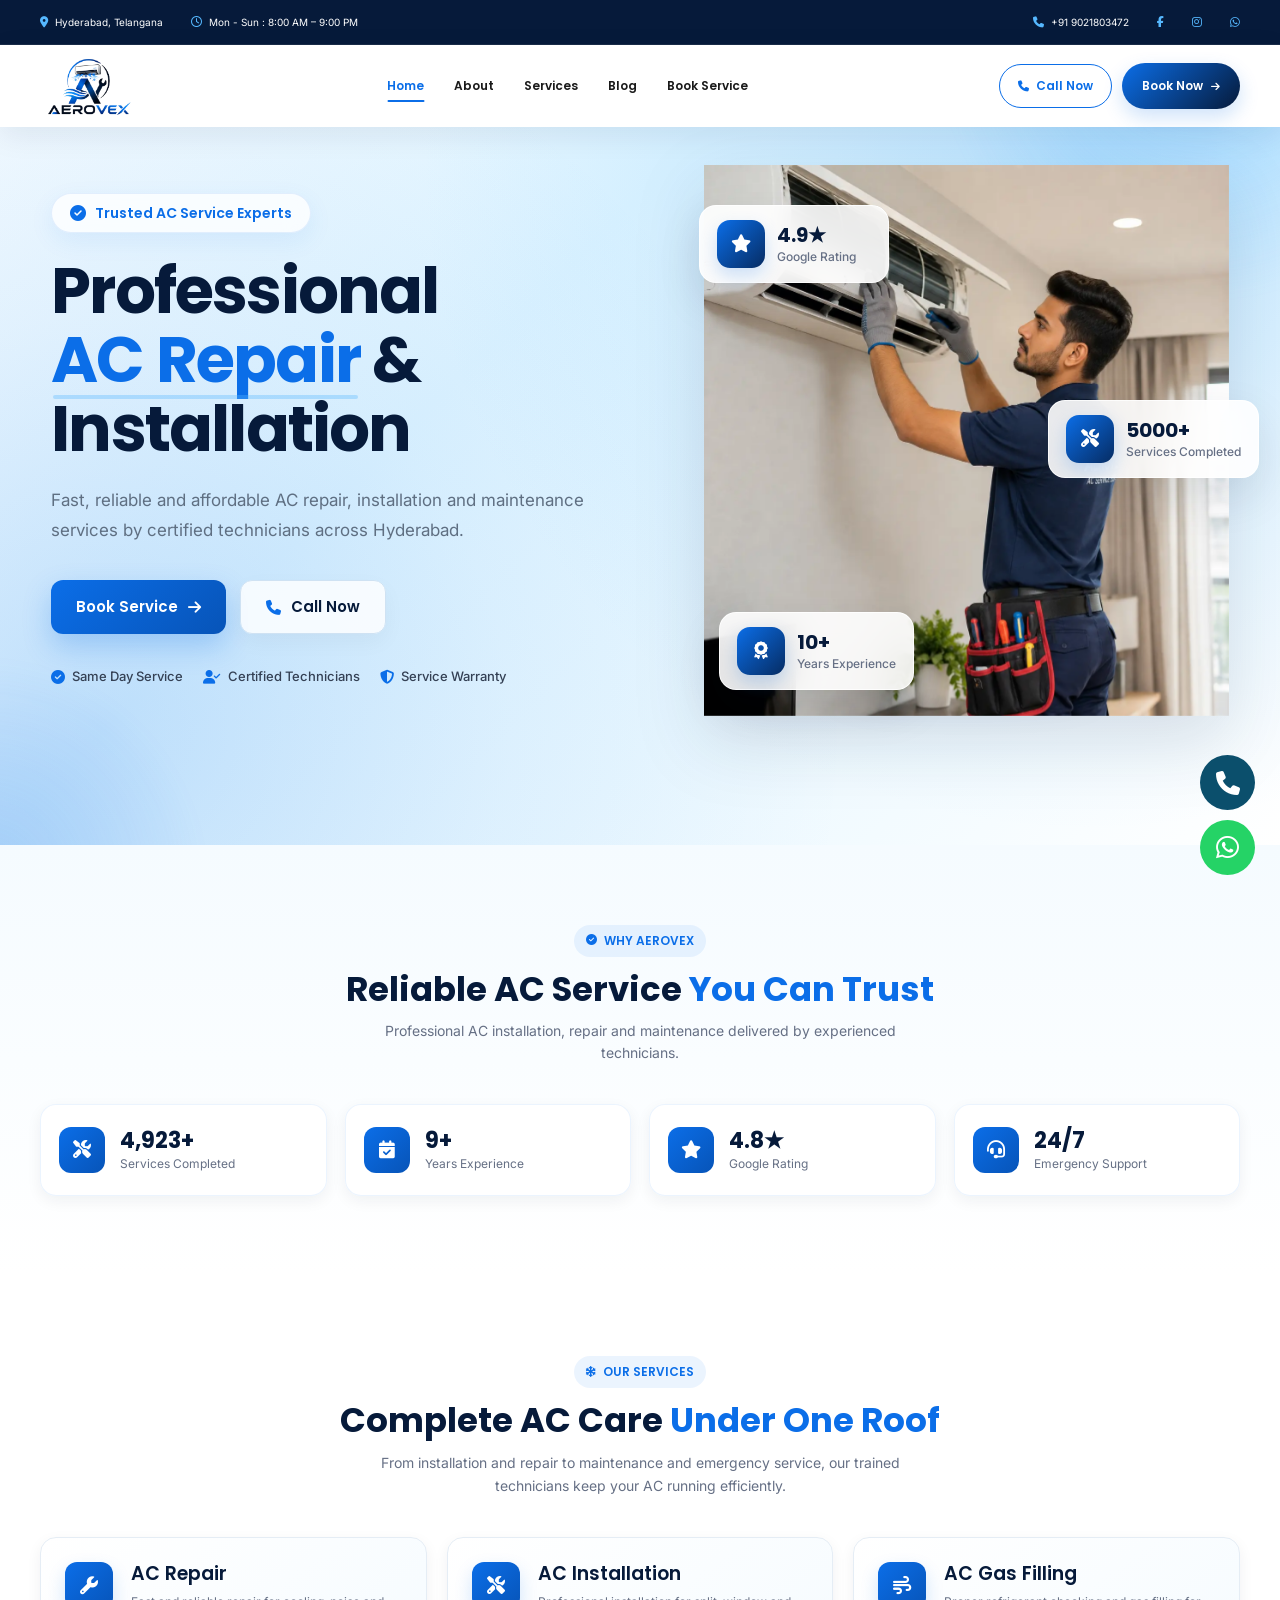
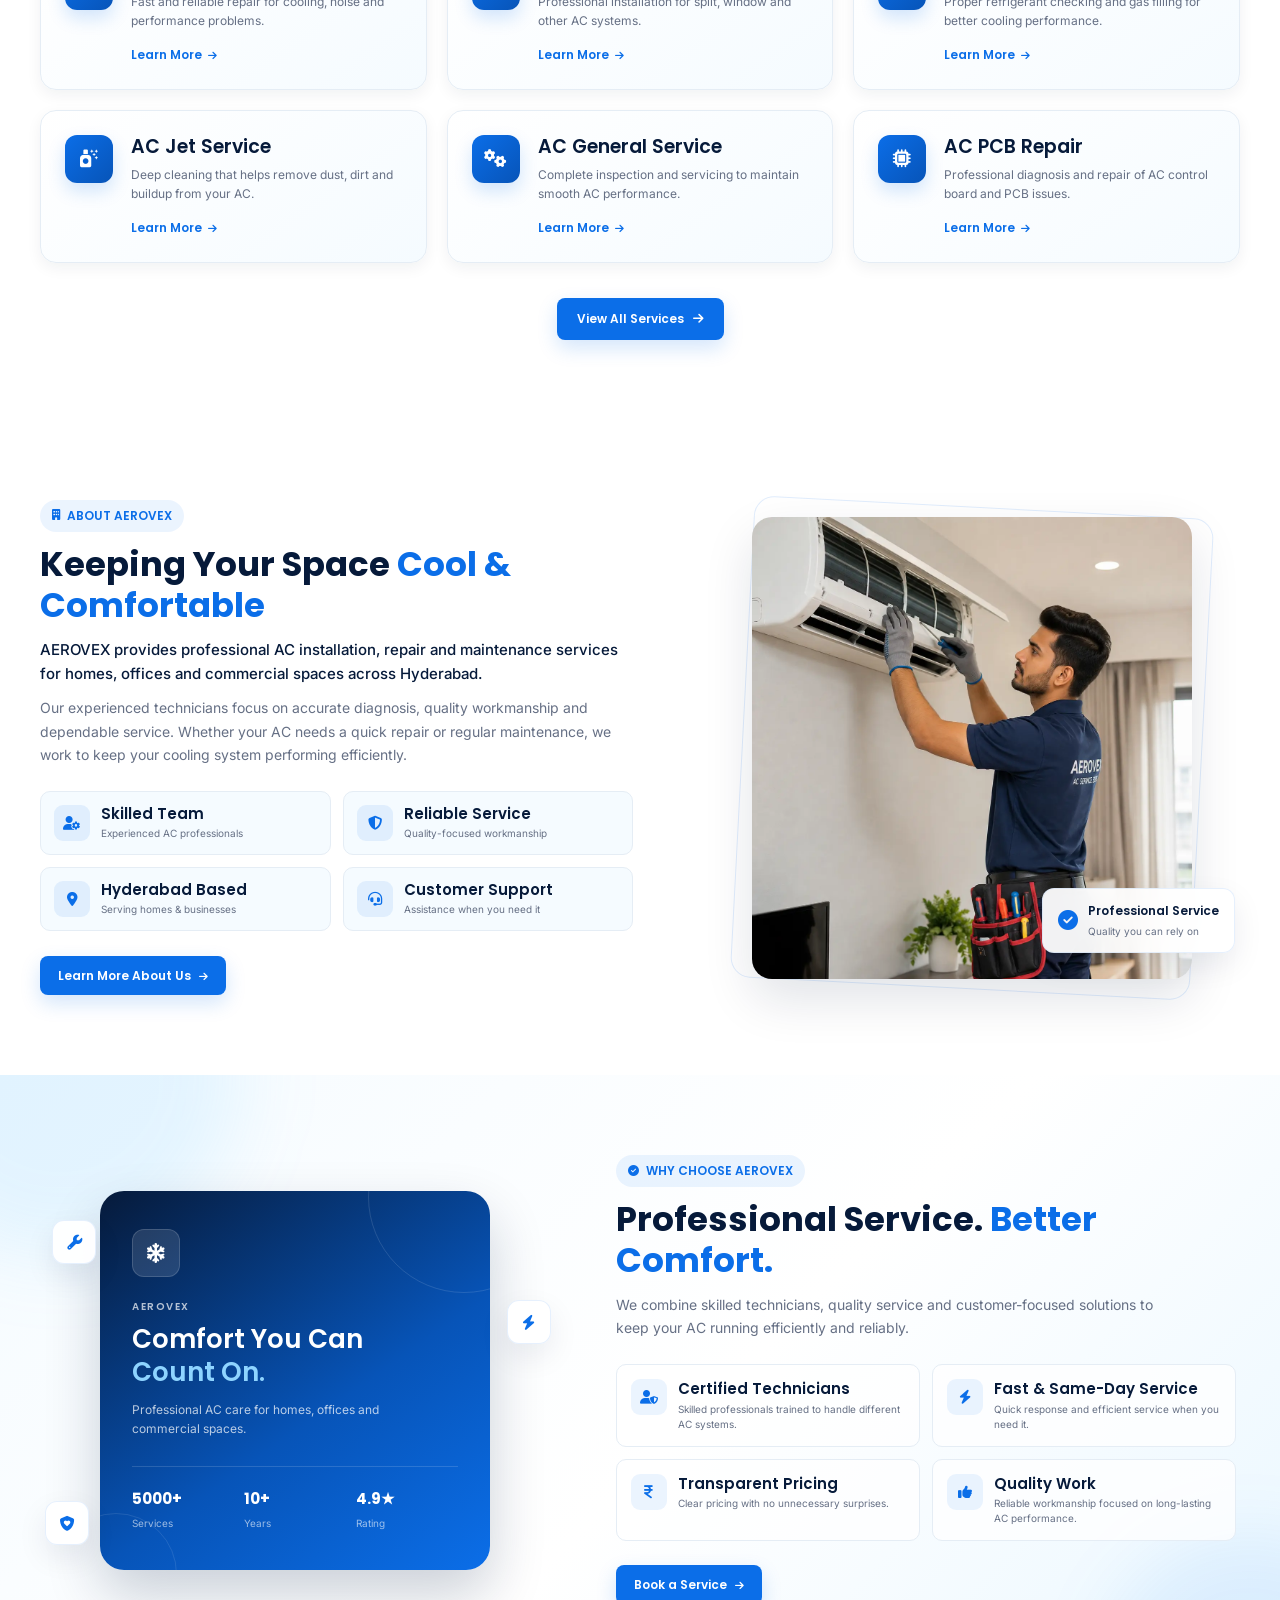
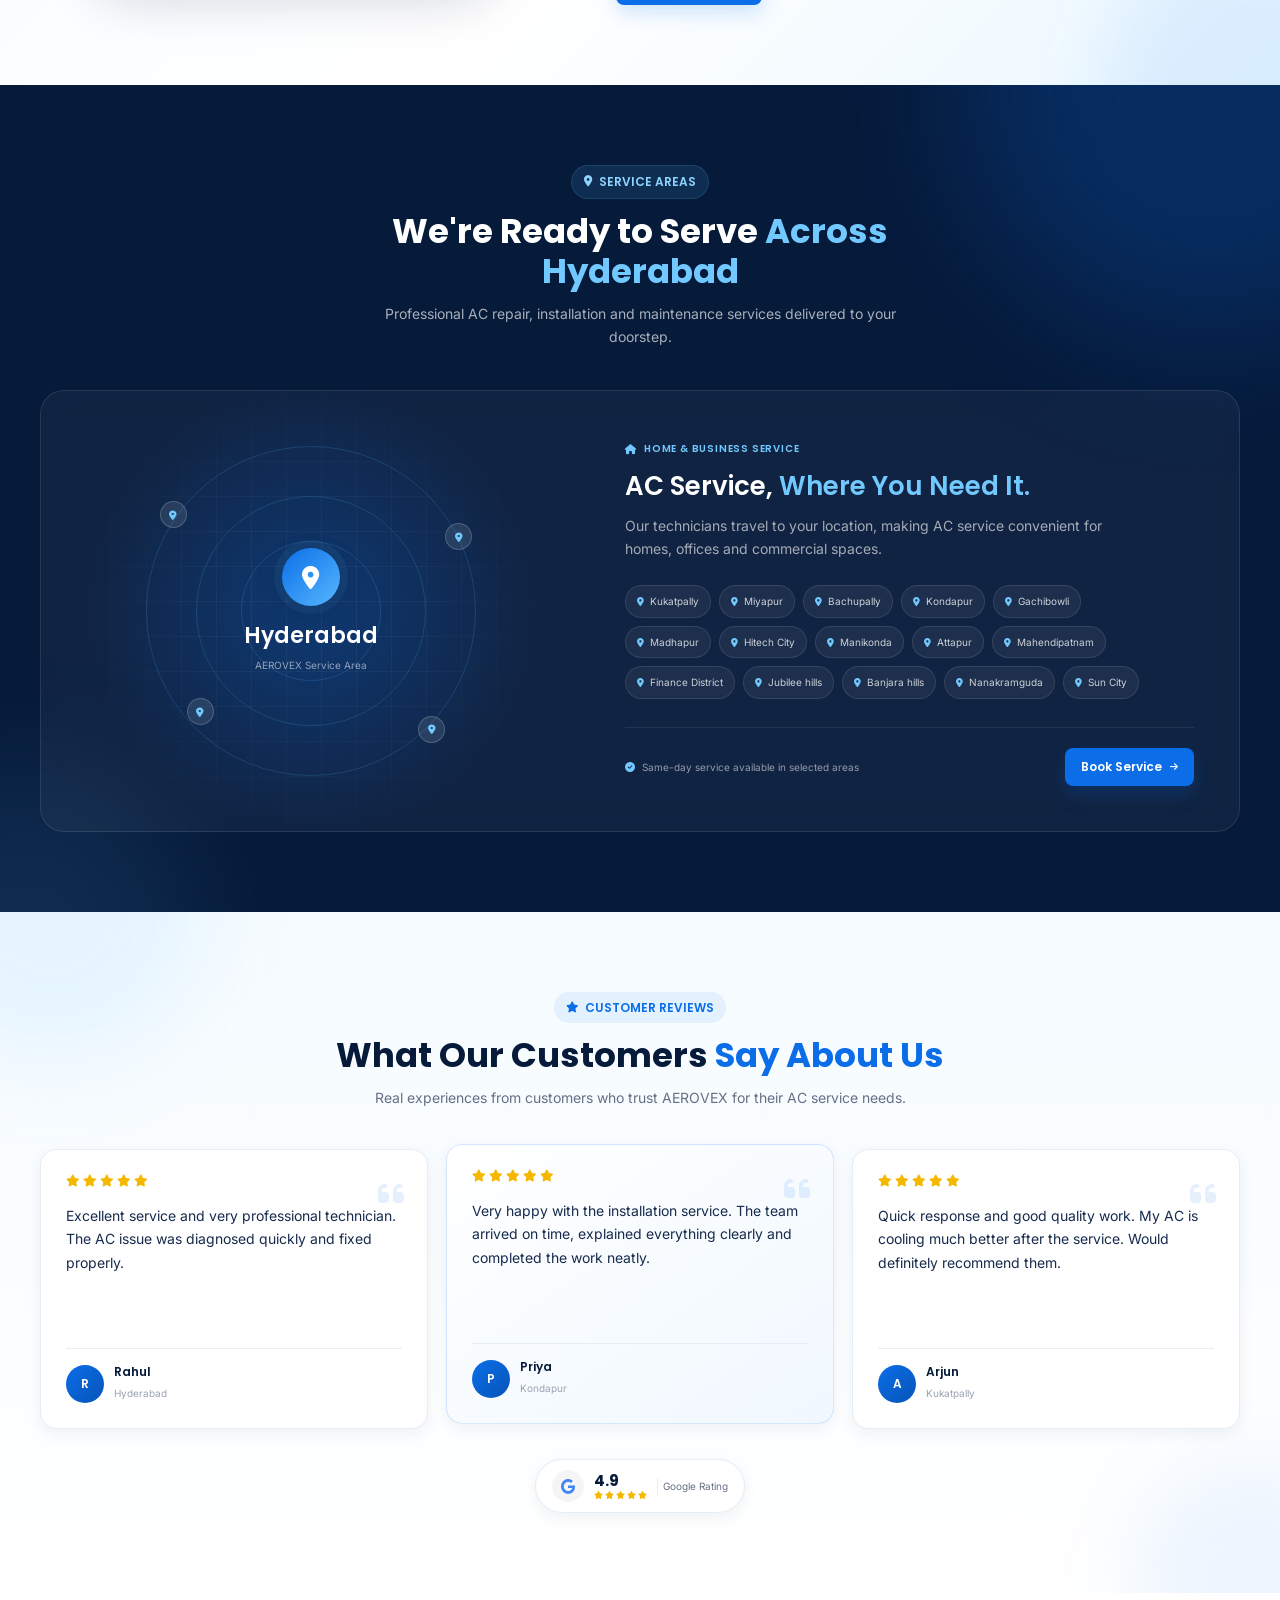
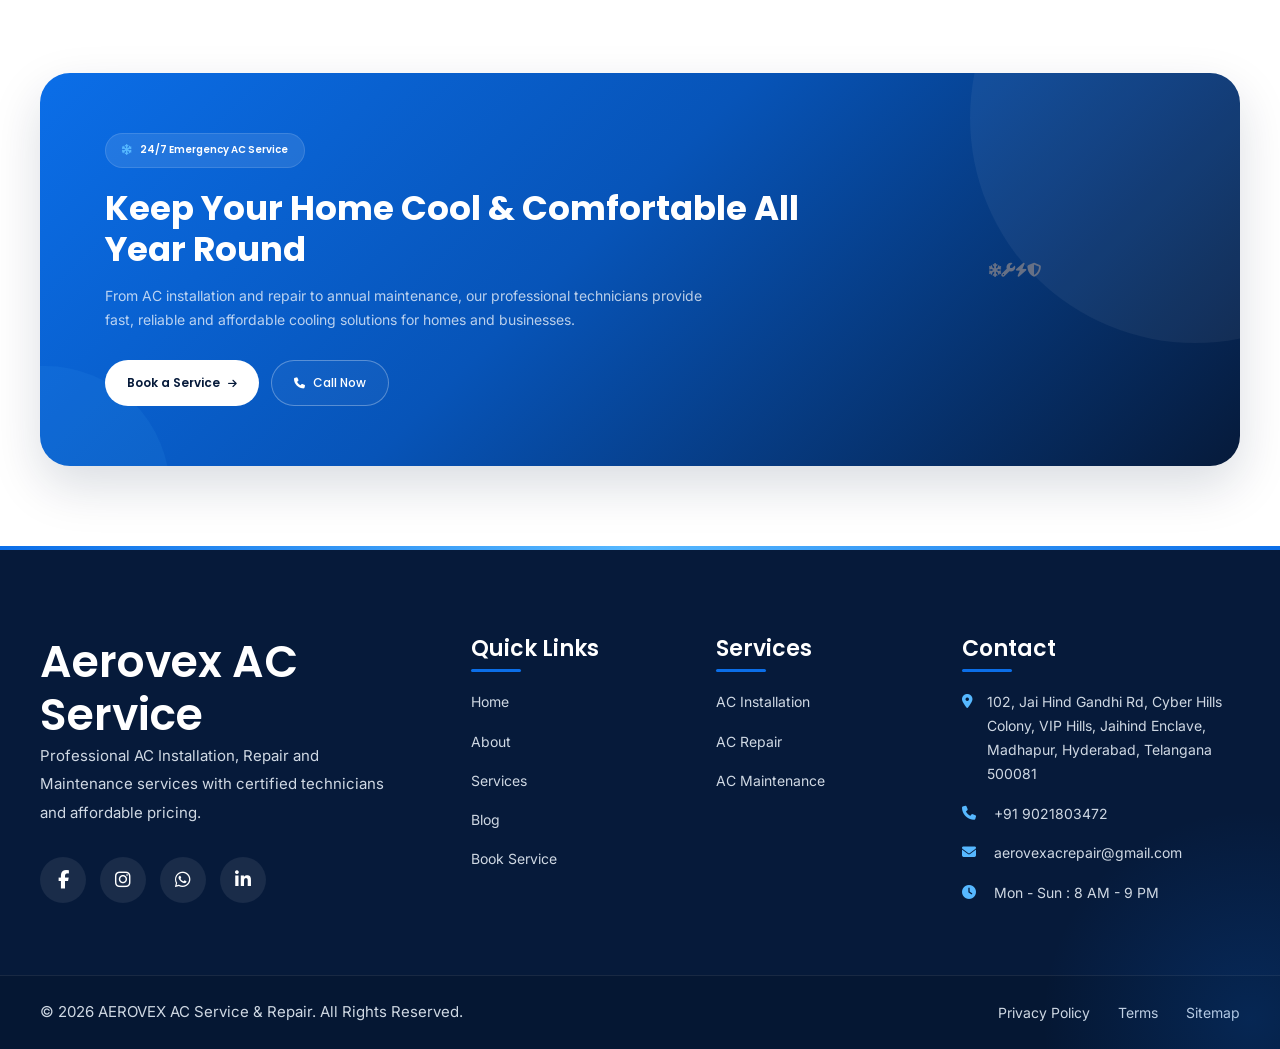
<file: index.html>
<!DOCTYPE html>
<html lang="en">

<head>
    <meta charset="UTF-8">
    <meta name="viewport" content="width=device-width, initial-scale=1.0">

    <title>AEROVEX AC Service & Repair</title>

    <meta name="description" content="Professional AC Repair, Installation, Gas Filling & Maintenance Services.">

    <!-- Google Fonts -->
    <link rel="preconnect" href="https://fonts.googleapis.com">

    <link rel="preconnect" href="https://fonts.gstatic.com" crossorigin>

    <link
        href="https://fonts.googleapis.com/css2?family=Inter:wght@300;400;500;600;700&family=Poppins:wght@400;500;600;700;800&display=swap"
        rel="stylesheet">


    <!-- Font Awesome -->
    <link rel="stylesheet" href="https://cdnjs.cloudflare.com/ajax/libs/font-awesome/6.7.2/css/all.min.css">

    <!-- CSS -->
    <link rel="stylesheet" href="assets/css/variables.css">
    <link rel="stylesheet" href="assets/css/style.css">
    <link rel="stylesheet" href="assets/css/home.css">
    <link rel="stylesheet" href="assets/css/reusable.css">


    <!-- Favicon -->
    <link rel="icon" href="images/logo/favicon.png">
</head>

<body>


    <main>


        <!-- ==================================================
                    header
================================================== -->
        <header>
            <div id="header"></div>
        </header>



        <section class="hero" id="home">

            <!-- Background Decoration -->
            <div class="hero-bg-circle hero-bg-circle-1"></div>
            <div class="hero-bg-circle hero-bg-circle-2"></div>

            <div class="container">

                <div class="hero-wrapper">

                    <!-- =========================
                    HERO CONTENT
            ========================== -->

                    <div class="hero-content">

                        <!-- Trust Badge -->

                        <div class="hero-badge">

                            <span class="hero-badge-icon">
                                <i class="fa-solid fa-circle-check"></i>
                            </span>

                            Trusted AC Service Experts

                        </div>


                        <!-- Heading -->

                        <h1>

                            Professional
                            <span>AC Repair</span>

                            & Installation

                        </h1>


                        <!-- Description -->

                        <p>

                            Fast, reliable and affordable AC repair,
                            installation and maintenance services
                            by certified technicians across Hyderabad.

                        </p>


                        <!-- Buttons -->

                        <div class="hero-buttons">

                            <a href="book-service.html" class="hero-btn hero-btn-primary">

                                Book Service

                                <i class="fa-solid fa-arrow-right"></i>

                            </a>


                            <a href="tel:+919021803472" class="hero-btn hero-btn-secondary">

                                <i class="fa-solid fa-phone"></i>

                                Call Now

                            </a>

                        </div>


                        <!-- Features -->

                        <div class="hero-features">

                            <div class="hero-feature">

                                <i class="fa-solid fa-circle-check"></i>

                                <span>Same Day Service</span>

                            </div>


                            <div class="hero-feature">

                                <i class="fa-solid fa-user-check"></i>

                                <span>Certified Technicians</span>

                            </div>


                            <div class="hero-feature">

                                <i class="fa-solid fa-shield-halved"></i>

                                <span>Service Warranty</span>

                            </div>

                        </div>

                    </div>


                    <!-- =========================
                    HERO IMAGE
            ========================== -->

                    <div class="hero-visual">

                        <!-- Glow -->

                        <div class="hero-image-glow"></div>


                        <!-- Main Image -->

                        <div class="hero-image">

                            <img src="images/abouthome.webp" alt="Professional AEROVEX AC Technician">

                        </div>


                        <!-- Rating Card -->

                        <div class="hero-stat hero-stat-rating">

                            <div class="hero-stat-icon">

                                <i class="fa-solid fa-star"></i>

                            </div>

                            <div class="hero-stat-content">

                                <strong>4.9★</strong>

                                <span>Google Rating</span>

                            </div>

                        </div>


                        <!-- Services Card -->

                        <div class="hero-stat hero-stat-services">

                            <div class="hero-stat-icon">

                                <i class="fa-solid fa-screwdriver-wrench"></i>

                            </div>

                            <div class="hero-stat-content">

                                <strong>5000+</strong>

                                <span>Services Completed</span>

                            </div>

                        </div>


                        <!-- Experience Card -->

                        <div class="hero-stat hero-stat-experience">

                            <div class="hero-stat-icon">

                                <i class="fa-solid fa-award"></i>

                            </div>

                            <div class="hero-stat-content">

                                <strong>10+</strong>

                                <span>Years Experience</span>

                            </div>

                        </div>

                    </div>

                </div>

            </div>

        </section>


        <!-- =====================================================
     TRUST / STATS SECTION
===================================================== -->

        <section class="trust-section">

            <div class="container">

                <!-- Section Heading -->

                <div class="trust-heading">

                    <span class="section-tag">
                        <i class="fa-solid fa-circle-check"></i>
                        WHY AEROVEX
                    </span>

                    <h2>
                        Reliable AC Service
                        <span>You Can Trust</span>
                    </h2>

                    <p>
                        Professional AC installation, repair and maintenance
                        delivered by experienced technicians.
                    </p>

                </div>


                <!-- ==============================
             STATS
        =============================== -->

                <div class="trust-grid">


                    <!-- 5000+ SERVICES -->

                    <div class="trust-card">

                        <div class="trust-icon">

                            <i class="fa-solid fa-screwdriver-wrench"></i>

                        </div>

                        <div class="trust-content">

                            <h3 class="counter" data-target="5000">
                                0+
                            </h3>

                            <p>
                                Services Completed
                            </p>

                        </div>

                    </div>


                    <!-- 10+ YEARS -->

                    <div class="trust-card">

                        <div class="trust-icon">

                            <i class="fa-solid fa-calendar-check"></i>

                        </div>

                        <div class="trust-content">

                            <h3 class="counter" data-target="10">
                                0+
                            </h3>

                            <p>
                                Years Experience
                            </p>

                        </div>

                    </div>


                    <!-- 4.9 RATING -->

                    <div class="trust-card">

                        <div class="trust-icon">

                            <i class="fa-solid fa-star"></i>

                        </div>

                        <div class="trust-content">

                            <h3 class="counter" data-target="4.9" data-decimal="true">
                                0★
                            </h3>

                            <p>
                                Google Rating
                            </p>

                        </div>

                    </div>


                    <!-- 24/7 SUPPORT -->

                    <div class="trust-card">

                        <div class="trust-icon">

                            <i class="fa-solid fa-headset"></i>

                        </div>

                        <div class="trust-content">

                            <h3>
                                24/7
                            </h3>

                            <p>
                                Emergency Support
                            </p>

                        </div>

                    </div>


                </div>

            </div>

        </section>


        <!-- =====================================================
     SERVICES SECTION
===================================================== -->

        <section class="home-services">

            <div class="container">

                <!-- Section Heading -->

                <div class="services-heading">

                    <span class="section-tag">
                        <i class="fa-solid fa-snowflake"></i>
                        OUR SERVICES
                    </span>

                    <h2>
                        Complete AC Care
                        <span>Under One Roof</span>
                    </h2>

                    <p>
                        From installation and repair to maintenance and emergency
                        service, our trained technicians keep your AC running
                        efficiently.
                    </p>

                </div>


                <!-- ==============================
             SERVICES GRID
        =============================== -->

                <div class="services-grid">


                    <!-- AC REPAIR -->

                    <a href="repair.html" class="service-card">

                        <div class="service-icon">
                            <i class="fa-solid fa-wrench"></i>
                        </div>

                        <div class="service-content">

                            <h3>AC Repair</h3>

                            <p>
                                Fast and reliable repair for cooling,
                                noise and performance problems.
                            </p>

                            <span class="service-link">
                                Learn More
                                <i class="fa-solid fa-arrow-right"></i>
                            </span>

                        </div>

                    </a>


                    <!-- AC INSTALLATION -->

                    <a href="installation.html" class="service-card">

                        <div class="service-icon">
                            <i class="fa-solid fa-screwdriver-wrench"></i>
                        </div>

                        <div class="service-content">

                            <h3>AC Installation</h3>

                            <p>
                                Professional installation for split,
                                window and other AC systems.
                            </p>

                            <span class="service-link">
                                Learn More
                                <i class="fa-solid fa-arrow-right"></i>
                            </span>

                        </div>

                    </a>


                    <!-- AC GAS FILLING -->

                    <a href="services.html" class="service-card">

                        <div class="service-icon">
                            <i class="fa-solid fa-wind"></i>
                        </div>

                        <div class="service-content">

                            <h3>AC Gas Filling</h3>

                            <p>
                                Proper refrigerant checking and gas
                                filling for better cooling performance.
                            </p>

                            <span class="service-link">
                                Learn More
                                <i class="fa-solid fa-arrow-right"></i>
                            </span>

                        </div>

                    </a>


                    <!-- AC JET SERVICE -->

                    <a href="services.html" class="service-card">

                        <div class="service-icon">
                            <i class="fa-solid fa-spray-can-sparkles"></i>
                        </div>

                        <div class="service-content">

                            <h3>AC Jet Service</h3>

                            <p>
                                Deep cleaning that helps remove dust,
                                dirt and buildup from your AC.
                            </p>

                            <span class="service-link">
                                Learn More
                                <i class="fa-solid fa-arrow-right"></i>
                            </span>

                        </div>

                    </a>


                    <!-- GENERAL SERVICE -->

                    <a href="services.html" class="service-card">

                        <div class="service-icon">
                            <i class="fa-solid fa-gears"></i>
                        </div>

                        <div class="service-content">

                            <h3>AC General Service</h3>

                            <p>
                                Complete inspection and servicing to
                                maintain smooth AC performance.
                            </p>

                            <span class="service-link">
                                Learn More
                                <i class="fa-solid fa-arrow-right"></i>
                            </span>

                        </div>

                    </a>


                    <!-- PCB REPAIR -->

                    <a href="services.html" class="service-card">

                        <div class="service-icon">
                            <i class="fa-solid fa-microchip"></i>
                        </div>

                        <div class="service-content">

                            <h3>AC PCB Repair</h3>

                            <p>
                                Professional diagnosis and repair of
                                AC control board and PCB issues.
                            </p>

                            <span class="service-link">
                                Learn More
                                <i class="fa-solid fa-arrow-right"></i>
                            </span>

                        </div>

                    </a>

                </div>


                <!-- ==============================
             VIEW ALL SERVICES
        =============================== -->

                <div class="services-action">

                    <a href="services.html" class="view-services-btn">

                        View All Services

                        <i class="fa-solid fa-arrow-right"></i>

                    </a>

                </div>

            </div>

        </section>



        <!-- =====================================================
     ABOUT AEROVEX SECTION
===================================================== -->

        <section class="home-about">

            <div class="container">

                <div class="about-wrapper">

                    <!-- ==============================
                 LEFT CONTENT
            =============================== -->

                    <div class="about-content">

                        <span class="section-tag">

                            <i class="fa-solid fa-building"></i>

                            ABOUT AEROVEX

                        </span>


                        <h2>

                            Keeping Your Space
                            <span>Cool & Comfortable</span>

                        </h2>


                        <p class="about-intro">

                            AEROVEX provides professional AC installation,
                            repair and maintenance services for homes,
                            offices and commercial spaces across Hyderabad.

                        </p>


                        <p class="about-text">

                            Our experienced technicians focus on accurate
                            diagnosis, quality workmanship and dependable
                            service. Whether your AC needs a quick repair
                            or regular maintenance, we work to keep your
                            cooling system performing efficiently.

                        </p>


                        <!-- Highlights -->

                        <div class="about-highlights">

                            <div class="about-highlight">

                                <div class="about-highlight-icon">

                                    <i class="fa-solid fa-user-gear"></i>

                                </div>

                                <div>

                                    <h3>
                                        Skilled Team
                                    </h3>

                                    <p>
                                        Experienced AC professionals
                                    </p>

                                </div>

                            </div>


                            <div class="about-highlight">

                                <div class="about-highlight-icon">

                                    <i class="fa-solid fa-shield-halved"></i>

                                </div>

                                <div>

                                    <h3>
                                        Reliable Service
                                    </h3>

                                    <p>
                                        Quality-focused workmanship
                                    </p>

                                </div>

                            </div>


                            <div class="about-highlight">

                                <div class="about-highlight-icon">

                                    <i class="fa-solid fa-location-dot"></i>

                                </div>

                                <div>

                                    <h3>
                                        Hyderabad Based
                                    </h3>

                                    <p>
                                        Serving homes & businesses
                                    </p>

                                </div>

                            </div>


                            <div class="about-highlight">

                                <div class="about-highlight-icon">

                                    <i class="fa-solid fa-headset"></i>

                                </div>

                                <div>

                                    <h3>
                                        Customer Support
                                    </h3>

                                    <p>
                                        Assistance when you need it
                                    </p>

                                </div>

                            </div>

                        </div>


                        <!-- Button -->

                        <a href="about.html" class="about-btn">

                            Learn More About Us

                            <i class="fa-solid fa-arrow-right"></i>

                        </a>

                    </div>


                    <!-- ==============================
                 RIGHT VISUAL
            =============================== -->

                    <div class="about-visual">

                        <div class="about-glow"></div>


                        <div class="about-image">

                            <img src="images/abouthome.webp" alt="AEROVEX professional AC service">

                        </div>


                        <!-- Floating Card -->

                        <div class="about-floating-card">

                            <div class="about-floating-icon">

                                <i class="fa-solid fa-circle-check"></i>

                            </div>

                            <div>

                                <strong>
                                    Professional Service
                                </strong>

                                <span>
                                    Quality you can rely on
                                </span>

                            </div>

                        </div>

                    </div>

                </div>

            </div>

        </section>

        <!-- =====================================================
     WHY CHOOSE AEROVEX SECTION
===================================================== -->

        <section class="why-aerovex">

            <div class="container">

                <div class="why-wrapper">

                    <!-- ==============================
                 LEFT VISUAL
            =============================== -->

                    <div class="why-visual">

                        <div class="why-visual-glow"></div>

                        <div class="why-main-card">

                            <div class="why-main-icon">
                                <i class="fa-solid fa-snowflake"></i>
                            </div>

                            <span class="why-main-small">
                                AEROVEX
                            </span>

                            <h3>
                                Comfort You Can
                                <span>Count On.</span>
                            </h3>

                            <p>
                                Professional AC care for homes,
                                offices and commercial spaces.
                            </p>

                            <div class="why-mini-stats">

                                <div>
                                    <strong>5000+</strong>
                                    <span>Services</span>
                                </div>

                                <div>
                                    <strong>10+</strong>
                                    <span>Years</span>
                                </div>

                                <div>
                                    <strong>4.9★</strong>
                                    <span>Rating</span>
                                </div>

                            </div>

                        </div>

                        <div class="why-floating-icon icon-one">
                            <i class="fa-solid fa-wrench"></i>
                        </div>

                        <div class="why-floating-icon icon-two">
                            <i class="fa-solid fa-bolt"></i>
                        </div>

                        <div class="why-floating-icon icon-three">
                            <i class="fa-solid fa-shield-heart"></i>
                        </div>

                    </div>


                    <!-- ==============================
                 RIGHT CONTENT
            =============================== -->

                    <div class="why-content">

                        <span class="section-tag">

                            <i class="fa-solid fa-circle-check"></i>

                            WHY CHOOSE AEROVEX

                        </span>


                        <h2>

                            Professional Service.
                            <span>Better Comfort.</span>

                        </h2>


                        <p class="why-intro">

                            We combine skilled technicians, quality service
                            and customer-focused solutions to keep your AC
                            running efficiently and reliably.

                        </p>


                        <!-- Benefits -->

                        <div class="why-benefits">


                            <!-- Benefit 1 -->

                            <div class="why-item">

                                <div class="why-icon">

                                    <i class="fa-solid fa-user-shield"></i>

                                </div>

                                <div class="why-item-content">

                                    <h3>
                                        Certified Technicians
                                    </h3>

                                    <p>
                                        Skilled professionals trained to
                                        handle different AC systems.
                                    </p>

                                </div>

                            </div>


                            <!-- Benefit 2 -->

                            <div class="why-item">

                                <div class="why-icon">

                                    <i class="fa-solid fa-bolt"></i>

                                </div>

                                <div class="why-item-content">

                                    <h3>
                                        Fast & Same-Day Service
                                    </h3>

                                    <p>
                                        Quick response and efficient service
                                        when you need it.
                                    </p>

                                </div>

                            </div>


                            <!-- Benefit 3 -->

                            <div class="why-item">

                                <div class="why-icon">

                                    <i class="fa-solid fa-indian-rupee-sign"></i>

                                </div>

                                <div class="why-item-content">

                                    <h3>
                                        Transparent Pricing
                                    </h3>

                                    <p>
                                        Clear pricing with no unnecessary
                                        surprises.
                                    </p>

                                </div>

                            </div>


                            <!-- Benefit 4 -->

                            <div class="why-item">

                                <div class="why-icon">

                                    <i class="fa-solid fa-thumbs-up"></i>

                                </div>

                                <div class="why-item-content">

                                    <h3>
                                        Quality Work
                                    </h3>

                                    <p>
                                        Reliable workmanship focused on
                                        long-lasting AC performance.
                                    </p>

                                </div>

                            </div>


                        </div>


                        <!-- CTA -->

                        <a href="book-service.html" class="why-btn">

                            Book a Service

                            <i class="fa-solid fa-arrow-right"></i>

                        </a>

                    </div>

                </div>

            </div>

        </section>


        <!-- =====================================================
     SERVICE AREAS SECTION
===================================================== -->

        <section class="service-areas">

            <div class="container">

                <div class="areas-header">

                    <span class="section-tag">
                        <i class="fa-solid fa-location-dot"></i>
                        SERVICE AREAS
                    </span>

                    <h2>
                        We're Ready to Serve
                        <span>Across Hyderabad</span>
                    </h2>

                    <p>
                        Professional AC repair, installation and maintenance
                        services delivered to your doorstep.
                    </p>

                </div>


                <!-- ==============================
             MAIN AREA
        =============================== -->

                <div class="areas-map-section">


                    <!-- LEFT VISUAL -->

                    <div class="areas-map">

                        <div class="map-grid"></div>

                        <div class="map-circle circle-one"></div>

                        <div class="map-circle circle-two"></div>

                        <div class="map-circle circle-three"></div>


                        <!-- Center Location -->

                        <div class="map-center">

                            <div class="map-pin">

                                <i class="fa-solid fa-location-dot"></i>

                            </div>

                            <strong>
                                Hyderabad
                            </strong>

                            <span>
                                AEROVEX Service Area
                            </span>

                        </div>


                        <!-- Floating Pins -->

                        <div class="location-pin pin-one">
                            <i class="fa-solid fa-location-dot"></i>
                        </div>

                        <div class="location-pin pin-two">
                            <i class="fa-solid fa-location-dot"></i>
                        </div>

                        <div class="location-pin pin-three">
                            <i class="fa-solid fa-location-dot"></i>
                        </div>

                        <div class="location-pin pin-four">
                            <i class="fa-solid fa-location-dot"></i>
                        </div>

                    </div>


                    <!-- RIGHT CONTENT -->

                    <div class="areas-content">

                        <div class="areas-content-top">

                            <span>
                                <i class="fa-solid fa-house"></i>
                                HOME & BUSINESS SERVICE
                            </span>

                            <h3>
                                AC Service,
                                <strong>Where You Need It.</strong>
                            </h3>

                            <p>
                                Our technicians travel to your location,
                                making AC service convenient for homes,
                                offices and commercial spaces.
                            </p>

                        </div>


                        <!-- Locations -->

                        <div class="areas-locations">

                            <span class="area-pill">
                                <i class="fa-solid fa-location-dot"></i>
                                Kukatpally
                            </span>

                            <span class="area-pill">
                                <i class="fa-solid fa-location-dot"></i>
                                Miyapur
                            </span>

                            <span class="area-pill">
                                <i class="fa-solid fa-location-dot"></i>
                                Bachupally
                            </span>

                            <span class="area-pill">
                                <i class="fa-solid fa-location-dot"></i>
                                Kondapur
                            </span>

                            <span class="area-pill">
                                <i class="fa-solid fa-location-dot"></i>
                                Gachibowli
                            </span>

                            <span class="area-pill">
                                <i class="fa-solid fa-location-dot"></i>
                                Madhapur
                            </span>

                            <span class="area-pill">
                                <i class="fa-solid fa-location-dot"></i>
                                Hitech City
                            </span>

                            <span class="area-pill">
                                <i class="fa-solid fa-location-dot"></i>
                                Manikonda
                            </span>

                            <span class="area-pill">
                                <i class="fa-solid fa-location-dot"></i>
                                Attapur
                            </span>

                            <span class="area-pill">
                                <i class="fa-solid fa-location-dot"></i>
                                Mahendipatnam
                            </span>

                            <span class="area-pill">
                                <i class="fa-solid fa-location-dot"></i>
                                Finance District
                            </span>

                            <span class="area-pill">
                                <i class="fa-solid fa-location-dot"></i>
                                Jubilee hills
                            </span>

                            <span class="area-pill">
                                <i class="fa-solid fa-location-dot"></i>
                                Banjara hills
                            </span>

                            <span class="area-pill">
                                <i class="fa-solid fa-location-dot"></i>
                                Nanakramguda
                            </span>

                            <span class="area-pill">
                                <i class="fa-solid fa-location-dot"></i>
                                Sun City
                            </span>

                        </div>


                        <!-- Bottom CTA -->

                        <div class="areas-bottom">

                            <span>
                                <i class="fa-solid fa-circle-check"></i>
                                Same-day service available in selected areas
                            </span>

                            <a href="book-service.html" class="areas-btn">

                                Book Service

                                <i class="fa-solid fa-arrow-right"></i>

                            </a>

                        </div>

                    </div>

                </div>

            </div>

        </section>


        <!-- =====================================================
     TESTIMONIALS SECTION
===================================================== -->

        <section class="testimonials">

            <div class="container">

                <!-- Heading -->

                <div class="testimonials-heading">

                    <span class="section-tag">

                        <i class="fa-solid fa-star"></i>

                        CUSTOMER REVIEWS

                    </span>

                    <h2>
                        What Our Customers
                        <span>Say About Us</span>
                    </h2>

                    <p>
                        Real experiences from customers who trust
                        AEROVEX for their AC service needs.
                    </p>

                </div>


                <!-- Reviews -->

                <div class="testimonial-grid">


                    <!-- Review 1 -->

                    <article class="testimonial-card">

                        <div class="quote-icon">
                            <i class="fa-solid fa-quote-left"></i>
                        </div>

                        <div class="rating">

                            <i class="fa-solid fa-star"></i>
                            <i class="fa-solid fa-star"></i>
                            <i class="fa-solid fa-star"></i>
                            <i class="fa-solid fa-star"></i>
                            <i class="fa-solid fa-star"></i>

                        </div>

                        <p class="testimonial-text">

                            Excellent service and very professional
                            technician. The AC issue was diagnosed
                            quickly and fixed properly.

                        </p>

                        <div class="customer">

                            <div class="customer-avatar">
                                R
                            </div>

                            <div>

                                <h3>
                                    Rahul
                                </h3>

                                <span>
                                    Hyderabad
                                </span>

                            </div>

                        </div>

                    </article>


                    <!-- Review 2 -->

                    <article class="testimonial-card featured">

                        <div class="quote-icon">
                            <i class="fa-solid fa-quote-left"></i>
                        </div>

                        <div class="rating">

                            <i class="fa-solid fa-star"></i>
                            <i class="fa-solid fa-star"></i>
                            <i class="fa-solid fa-star"></i>
                            <i class="fa-solid fa-star"></i>
                            <i class="fa-solid fa-star"></i>

                        </div>

                        <p class="testimonial-text">

                            Very happy with the installation service.
                            The team arrived on time, explained
                            everything clearly and completed the work
                            neatly.

                        </p>

                        <div class="customer">

                            <div class="customer-avatar">
                                P
                            </div>

                            <div>

                                <h3>
                                    Priya
                                </h3>

                                <span>
                                    Kondapur
                                </span>

                            </div>

                        </div>

                    </article>


                    <!-- Review 3 -->

                    <article class="testimonial-card">

                        <div class="quote-icon">
                            <i class="fa-solid fa-quote-left"></i>
                        </div>

                        <div class="rating">

                            <i class="fa-solid fa-star"></i>
                            <i class="fa-solid fa-star"></i>
                            <i class="fa-solid fa-star"></i>
                            <i class="fa-solid fa-star"></i>
                            <i class="fa-solid fa-star"></i>

                        </div>

                        <p class="testimonial-text">

                            Quick response and good quality work.
                            My AC is cooling much better after the
                            service. Would definitely recommend them.

                        </p>

                        <div class="customer">

                            <div class="customer-avatar">
                                A
                            </div>

                            <div>

                                <h3>
                                    Arjun
                                </h3>

                                <span>
                                    Kukatpally
                                </span>

                            </div>

                        </div>

                    </article>


                </div>


                <!-- Bottom Rating -->

                <div class="testimonial-bottom">

                    <div class="google-rating">

                        <div class="google-icon">

                            <i class="fa-brands fa-google"></i>

                        </div>

                        <div>

                            <strong>
                                4.9
                            </strong>

                            <div class="google-stars">

                                <i class="fa-solid fa-star"></i>
                                <i class="fa-solid fa-star"></i>
                                <i class="fa-solid fa-star"></i>
                                <i class="fa-solid fa-star"></i>
                                <i class="fa-solid fa-star"></i>

                            </div>

                        </div>

                        <span>
                            Google Rating
                        </span>

                    </div>

                </div>

            </div>

        </section>




        <!-- =====================================================
     CTA
===================================================== -->
        <section class="cta">
            <div id="cta"></div>
        </section>




        <!-- =====================================================
     Footer SECTION
===================================================== -->
        <section>
            <div id="footer"></div>
        </section>

    </main>

<!-- Call Button -->
<a href="tel:+919021803472" style="
    position: fixed;
    right: 25px;
    bottom: 90px;
    width: 55px;
    height: 55px;
    background: #0B4F6C;
    color: white;
    border-radius: 50%;
    display: flex;
    align-items: center;
    justify-content: center;
    font-size: 24px;
    text-decoration: none;
    z-index: 999999;
">
    <i class="fa-solid fa-phone"></i>
</a>


    
    
    <!-- Floating WhatsApp -->

    <a href="https://wa.me/919021803472" target="_blank" rel="noopener" style="
        position: fixed;
        right: 25px;
        bottom: 25px;
        width: 55px;
        height: 55px;
        background: #25D366;
        color: white;
        border-radius: 50%;
        display: flex;
        align-items: center;
        justify-content: center;
        font-size: 26px;
        text-decoration: none;
        z-index: 999999;
    ">
        <i class="fa-brands fa-whatsapp"></i>
    </a>
    <!-- JavaScript -->

    <script src="js/main.js"></script>


</body>

</html>
</file>
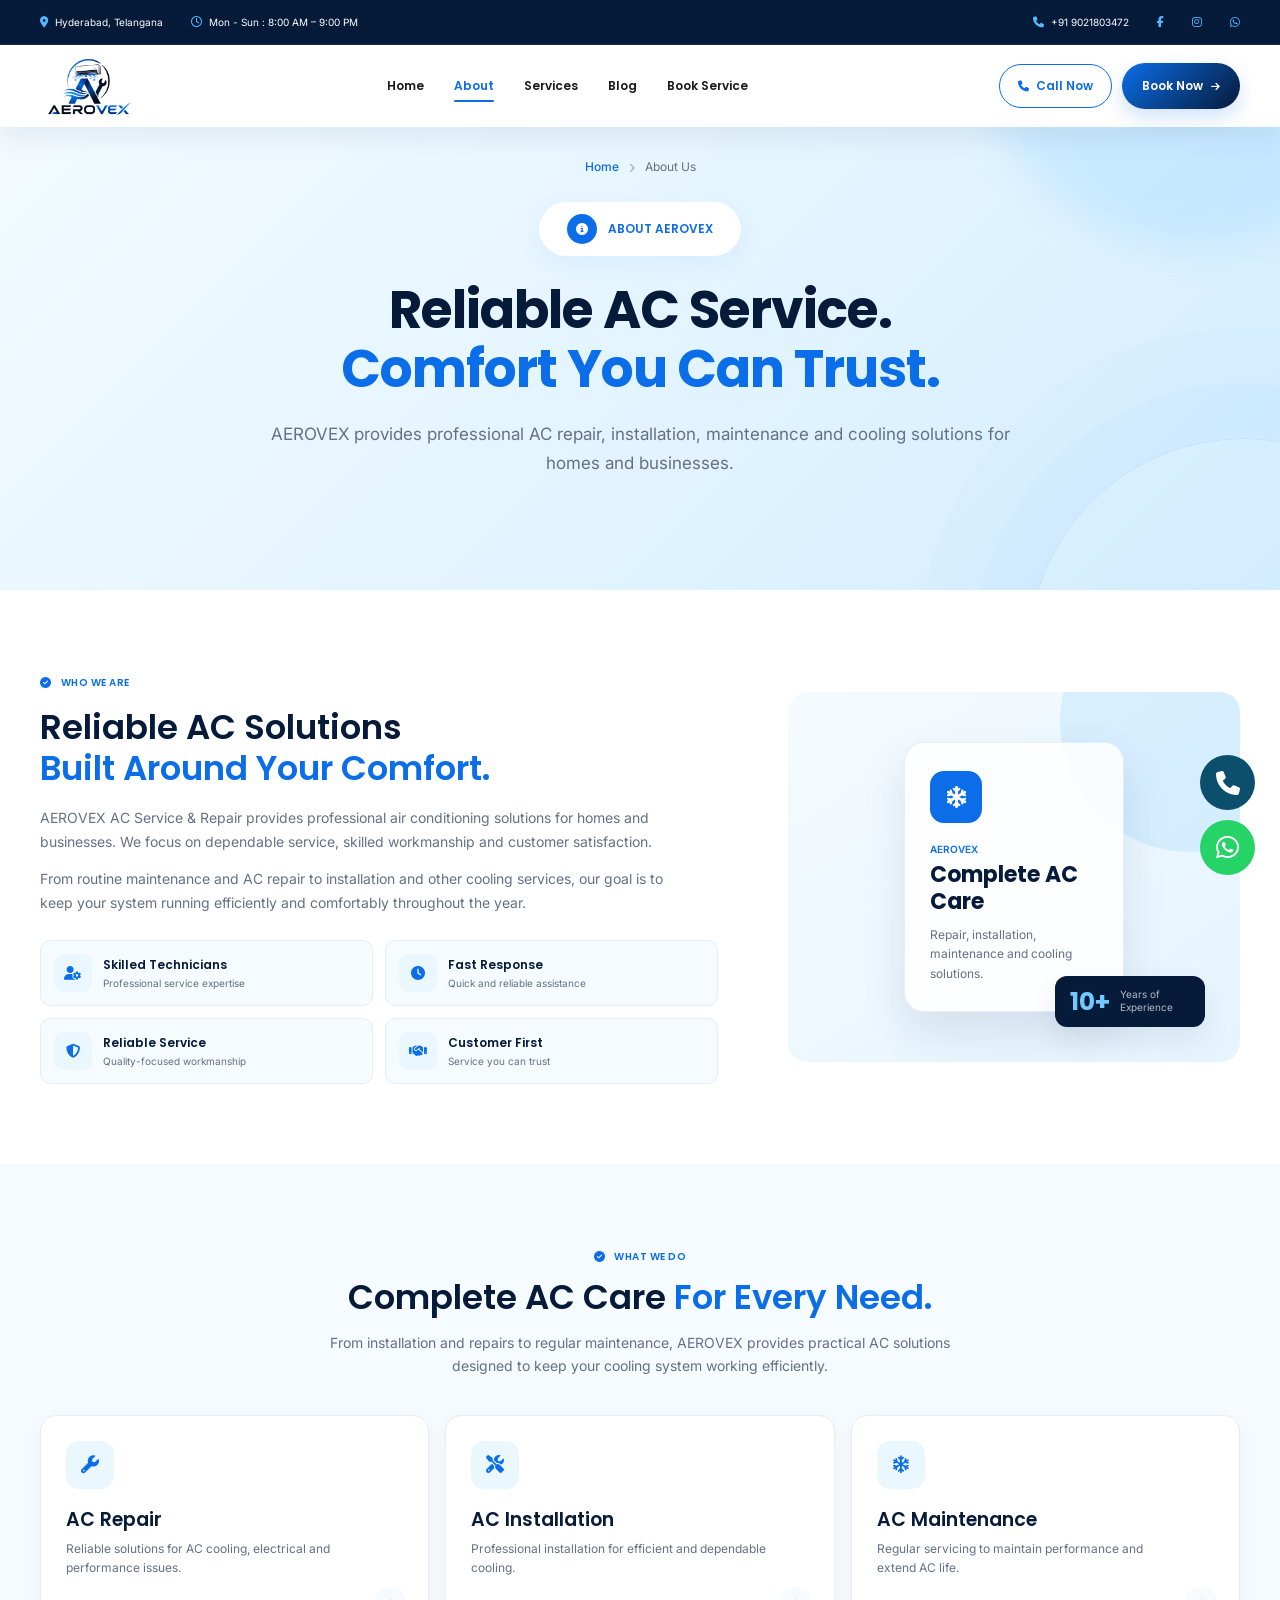
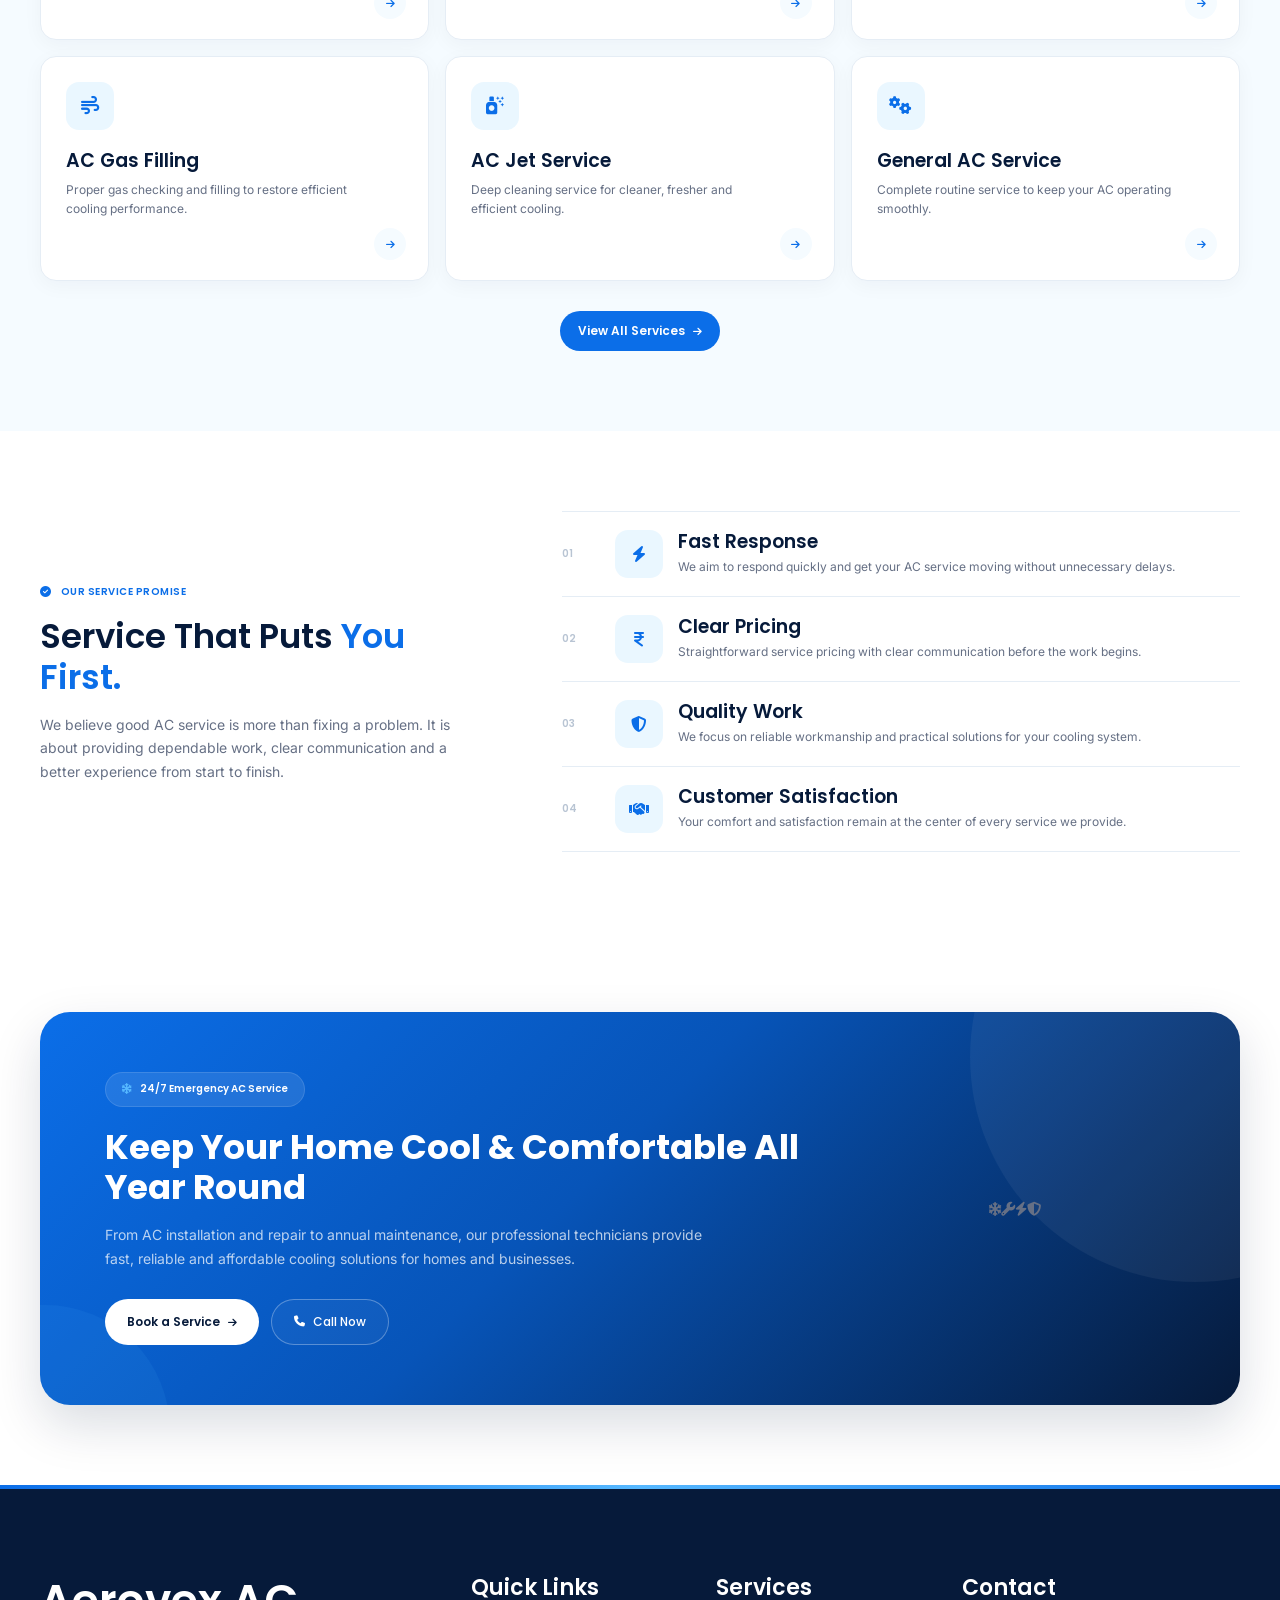
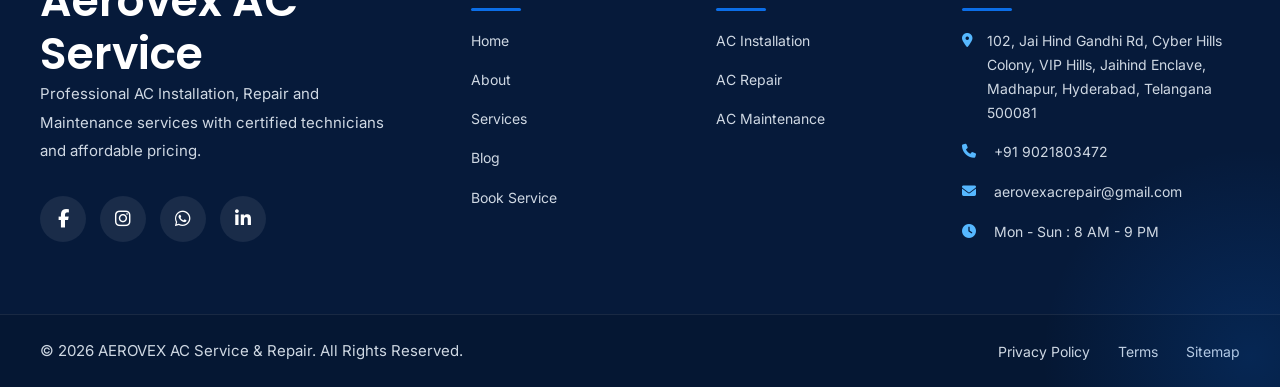
<file: about.html>
<!DOCTYPE html>
<html lang="en">

<head>
    <meta charset="UTF-8">
    <meta name="viewport" content="width=device-width, initial-scale=1.0">

    <title>AEROVEX AC Service & Repair</title>

    <meta name="description" content="Professional AC Repair, Installation, Gas Filling & Maintenance Services.">

    <!-- Google Fonts -->
    <link rel="preconnect" href="https://fonts.googleapis.com">

    <link rel="preconnect" href="https://fonts.gstatic.com" crossorigin>

    <link
        href="https://fonts.googleapis.com/css2?family=Inter:wght@300;400;500;600;700&family=Poppins:wght@400;500;600;700;800&display=swap"
        rel="stylesheet">

    <!-- Font Awesome -->
    <link rel="stylesheet" href="https://cdnjs.cloudflare.com/ajax/libs/font-awesome/6.7.2/css/all.min.css">

    <!-- CSS -->
    <link rel="stylesheet" href="assets/css/variables.css">
    <link rel="stylesheet" href="assets/css/style.css">
    <link rel="stylesheet" href="assets/css/home.css">
    <link rel="stylesheet" href="assets/css/reusable.css">
    <link rel="stylesheet" href="assets/css/about.css">


    <!-- Favicon -->
    <link rel="icon" href="images/logo/favicon.png">
</head>

<body>


    <main>


        <!-- ==================================================
                    header
================================================== -->
        <header>
            <div id="header"></div>
        </header>


        <section class="about-hero">

            <div class="container">

                <div class="about-hero-content">

                    <div class="about-breadcrumb">

                        <a href="index.html">
                            Home
                        </a>

                        <i class="fa-solid fa-chevron-right"></i>

                        <span>
                            About Us
                        </span>

                    </div>


                    <span class="about-hero-tag">

                        <i class="fa-solid fa-circle-info"></i>

                        ABOUT AEROVEX

                    </span>


                    <h1>
                        Reliable AC Service.
                        <span>Comfort You Can Trust.</span>
                    </h1>


                    <p>
                        AEROVEX provides professional AC repair, installation,
                        maintenance and cooling solutions for homes and businesses.
                    </p>

                </div>

            </div>

        </section>


        <!-- =====================================================
     WHO WE ARE
===================================================== -->

        <section class="about-who">

            <div class="container">

                <div class="about-who-wrapper">

                    <!-- LEFT CONTENT -->

                    <div class="about-who-content">

                        <span class="about-section-tag">

                            <i class="fa-solid fa-circle-check"></i>

                            WHO WE ARE

                        </span>


                        <h2>
                            Reliable AC Solutions
                            <span>Built Around Your Comfort.</span>
                        </h2>


                        <p>
                            AEROVEX AC Service & Repair provides professional
                            air conditioning solutions for homes and businesses.
                            We focus on dependable service, skilled workmanship
                            and customer satisfaction.
                        </p>


                        <p>
                            From routine maintenance and AC repair to installation
                            and other cooling services, our goal is to keep your
                            system running efficiently and comfortably throughout
                            the year.
                        </p>


                        <!-- Highlights -->

                        <div class="about-who-highlights">

                            <div class="about-highlight">

                                <div class="about-highlight-icon">
                                    <i class="fa-solid fa-user-gear"></i>
                                </div>

                                <div>
                                    <strong>
                                        Skilled Technicians
                                    </strong>

                                    <span>
                                        Professional service expertise
                                    </span>
                                </div>

                            </div>


                            <div class="about-highlight">

                                <div class="about-highlight-icon">
                                    <i class="fa-solid fa-clock"></i>
                                </div>

                                <div>
                                    <strong>
                                        Fast Response
                                    </strong>

                                    <span>
                                        Quick and reliable assistance
                                    </span>
                                </div>

                            </div>


                            <div class="about-highlight">

                                <div class="about-highlight-icon">
                                    <i class="fa-solid fa-shield-halved"></i>
                                </div>

                                <div>
                                    <strong>
                                        Reliable Service
                                    </strong>

                                    <span>
                                        Quality-focused workmanship
                                    </span>

                                </div>

                            </div>


                            <div class="about-highlight">

                                <div class="about-highlight-icon">
                                    <i class="fa-solid fa-handshake"></i>
                                </div>

                                <div>
                                    <strong>
                                        Customer First
                                    </strong>

                                    <span>
                                        Service you can trust
                                    </span>

                                </div>

                            </div>

                        </div>

                    </div>


                    <!-- RIGHT VISUAL -->

                    <div class="about-who-visual">

                        <div class="about-info-card">

                            <div class="about-info-icon">
                                <i class="fa-solid fa-snowflake"></i>
                            </div>

                            <span>
                                AEROVEX
                            </span>

                            <strong>
                                Complete AC
                                Care
                            </strong>

                            <p>
                                Repair, installation,
                                maintenance and
                                cooling solutions.
                            </p>

                        </div>


                        <div class="about-stat-card">

                            <strong>
                                10+
                            </strong>

                            <span>
                                Years of
                                Experience
                            </span>

                        </div>

                    </div>

                </div>

            </div>

        </section>




        <!-- =====================================================
     WHAT WE DO
===================================================== -->

        <section class="about-services">

            <div class="container">

                <!-- Section Heading -->

                <div class="about-services-heading">

                    <span class="about-section-tag">

                        <i class="fa-solid fa-circle-check"></i>

                        WHAT WE DO

                    </span>


                    <h2>
                        Complete AC Care
                        <span>For Every Need.</span>
                    </h2>


                    <p>
                        From installation and repairs to regular maintenance,
                        AEROVEX provides practical AC solutions designed to keep
                        your cooling system working efficiently.
                    </p>

                </div>


                <!-- Services Grid -->

                <div class="about-services-grid">


                    <!-- Repair -->

                    <a href="repair.html" class="about-service-card">

                        <div class="about-service-icon">

                            <i class="fa-solid fa-wrench"></i>

                        </div>

                        <div class="about-service-content">

                            <h3>
                                AC Repair
                            </h3>

                            <p>
                                Reliable solutions for AC cooling,
                                electrical and performance issues.
                            </p>

                        </div>

                        <span class="about-service-arrow">

                            <i class="fa-solid fa-arrow-right"></i>

                        </span>

                    </a>


                    <!-- Installation -->

                    <a href="installation.html" class="about-service-card">

                        <div class="about-service-icon">

                            <i class="fa-solid fa-screwdriver-wrench"></i>

                        </div>

                        <div class="about-service-content">

                            <h3>
                                AC Installation
                            </h3>

                            <p>
                                Professional installation for efficient
                                and dependable cooling.
                            </p>

                        </div>

                        <span class="about-service-arrow">

                            <i class="fa-solid fa-arrow-right"></i>

                        </span>

                    </a>


                    <!-- Maintenance -->

                    <a href="maintenance.html" class="about-service-card">

                        <div class="about-service-icon">

                            <i class="fa-regular fa-snowflake"></i>

                        </div>

                        <div class="about-service-content">

                            <h3>
                                AC Maintenance
                            </h3>

                            <p>
                                Regular servicing to maintain performance
                                and extend AC life.
                            </p>

                        </div>

                        <span class="about-service-arrow">

                            <i class="fa-solid fa-arrow-right"></i>

                        </span>

                    </a>


                    <!-- Gas Filling -->

                    <a href="services.html" class="about-service-card">

                        <div class="about-service-icon">

                            <i class="fa-solid fa-wind"></i>

                        </div>

                        <div class="about-service-content">

                            <h3>
                                AC Gas Filling
                            </h3>

                            <p>
                                Proper gas checking and filling to restore
                                efficient cooling performance.
                            </p>

                        </div>

                        <span class="about-service-arrow">

                            <i class="fa-solid fa-arrow-right"></i>

                        </span>

                    </a>


                    <!-- Jet Service -->

                    <a href="services.html" class="about-service-card">

                        <div class="about-service-icon">

                            <i class="fa-solid fa-spray-can-sparkles"></i>

                        </div>

                        <div class="about-service-content">

                            <h3>
                                AC Jet Service
                            </h3>

                            <p>
                                Deep cleaning service for cleaner,
                                fresher and efficient cooling.
                            </p>

                        </div>

                        <span class="about-service-arrow">

                            <i class="fa-solid fa-arrow-right"></i>

                        </span>

                    </a>


                    <!-- General Service -->

                    <a href="services.html" class="about-service-card">

                        <div class="about-service-icon">

                            <i class="fa-solid fa-gears"></i>

                        </div>

                        <div class="about-service-content">

                            <h3>
                                General AC Service
                            </h3>

                            <p>
                                Complete routine service to keep your
                                AC operating smoothly.
                            </p>

                        </div>

                        <span class="about-service-arrow">

                            <i class="fa-solid fa-arrow-right"></i>

                        </span>

                    </a>

                </div>


                <!-- View All -->

                <div class="about-services-action">

                    <a href="services.html" class="about-services-btn">

                        View All Services

                        <i class="fa-solid fa-arrow-right"></i>

                    </a>

                </div>

            </div>

        </section>




        <!-- =====================================================
     OUR SERVICE PROMISE
===================================================== -->

        <section class="service-promise">

            <div class="container">

                <div class="promise-wrapper">

                    <!-- LEFT -->

                    <div class="promise-heading">

                        <span class="about-section-tag">

                            <i class="fa-solid fa-circle-check"></i>

                            OUR SERVICE PROMISE

                        </span>

                        <h2>
                            Service That Puts
                            <span>You First.</span>
                        </h2>

                        <p>
                            We believe good AC service is more than fixing a problem.
                            It is about providing dependable work, clear communication
                            and a better experience from start to finish.
                        </p>

                    </div>


                    <!-- RIGHT -->

                    <div class="promise-list">

                        <div class="promise-item">

                            <div class="promise-number">
                                01
                            </div>

                            <div class="promise-icon">
                                <i class="fa-solid fa-bolt"></i>
                            </div>

                            <div class="promise-content">

                                <h3>
                                    Fast Response
                                </h3>

                                <p>
                                    We aim to respond quickly and get your AC
                                    service moving without unnecessary delays.
                                </p>

                            </div>

                        </div>


                        <div class="promise-item">

                            <div class="promise-number">
                                02
                            </div>

                            <div class="promise-icon">
                                <i class="fa-solid fa-indian-rupee-sign"></i>
                            </div>

                            <div class="promise-content">

                                <h3>
                                    Clear Pricing
                                </h3>

                                <p>
                                    Straightforward service pricing with clear
                                    communication before the work begins.
                                </p>

                            </div>

                        </div>


                        <div class="promise-item">

                            <div class="promise-number">
                                03
                            </div>

                            <div class="promise-icon">
                                <i class="fa-solid fa-shield-halved"></i>
                            </div>

                            <div class="promise-content">

                                <h3>
                                    Quality Work
                                </h3>

                                <p>
                                    We focus on reliable workmanship and practical
                                    solutions for your cooling system.
                                </p>

                            </div>

                        </div>


                        <div class="promise-item">

                            <div class="promise-number">
                                04
                            </div>

                            <div class="promise-icon">
                                <i class="fa-solid fa-handshake"></i>
                            </div>

                            <div class="promise-content">

                                <h3>
                                    Customer Satisfaction
                                </h3>

                                <p>
                                    Your comfort and satisfaction remain at the
                                    center of every service we provide.
                                </p>

                            </div>

                        </div>

                    </div>

                </div>

            </div>

        </section>



        <!-- =====================================================
     CTA
===================================================== -->
        <section class="cta">
            <div id="cta"></div>
        </section>




        <!-- =====================================================
     Footer SECTION
===================================================== -->
        <section>
            <div id="footer"></div>
        </section>

    </main>
<!-- Call Button -->
<a href="tel:+919021803472" style="
    position: fixed;
    right: 25px;
    bottom: 90px;
    width: 55px;
    height: 55px;
    background: #0B4F6C;
    color: white;
    border-radius: 50%;
    display: flex;
    align-items: center;
    justify-content: center;
    font-size: 24px;
    text-decoration: none;
    z-index: 999999;
">
    <i class="fa-solid fa-phone"></i>
</a>

    <!-- Floating WhatsApp -->

    <a href="https://wa.me/919876543210" target="_blank" rel="noopener" style="
        position: fixed;
        right: 25px;
        bottom: 25px;
        width: 55px;
        height: 55px;
        background: #25D366;
        color: white;
        border-radius: 50%;
        display: flex;
        align-items: center;
        justify-content: center;
        font-size: 26px;
        text-decoration: none;
        z-index: 999999;
    ">
        <i class="fa-brands fa-whatsapp"></i>
    </a>

    <!-- JavaScript -->

    <script src="js/main.js"></script>


</body>

</html>
</file>
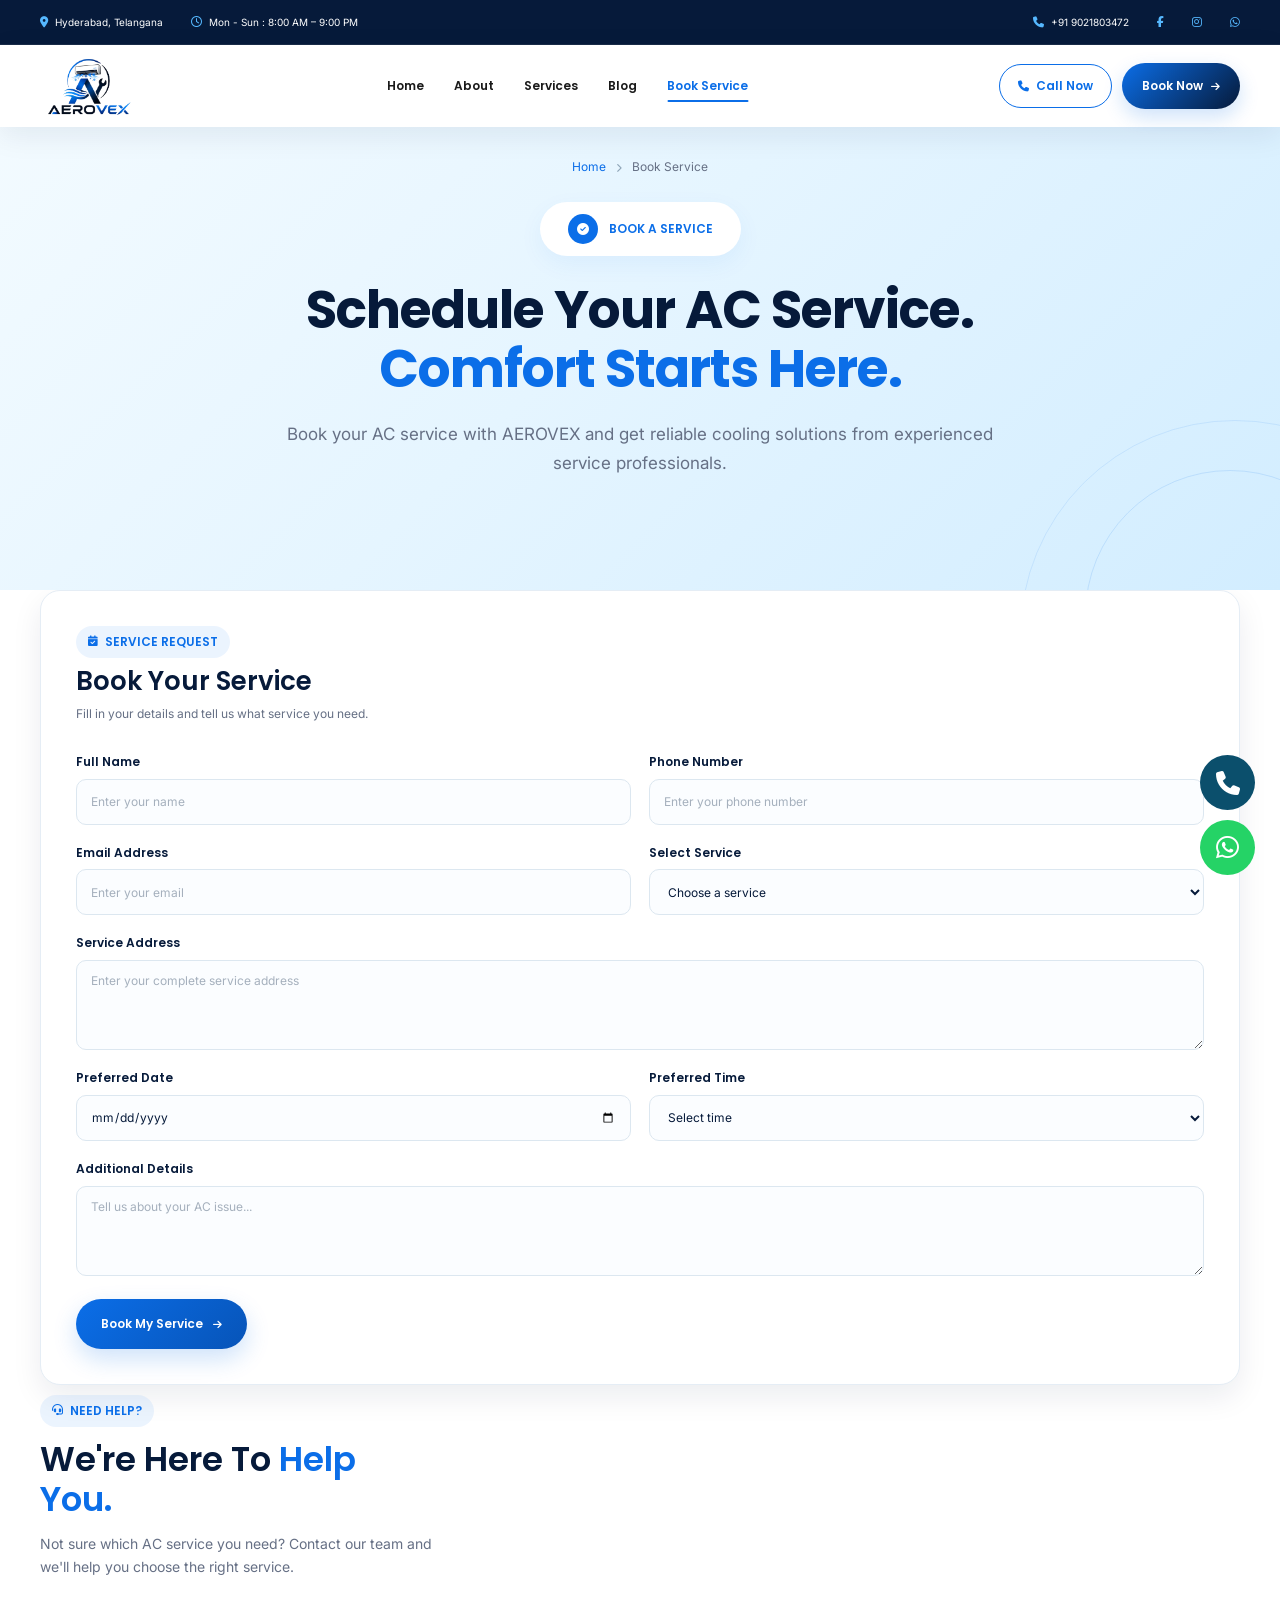
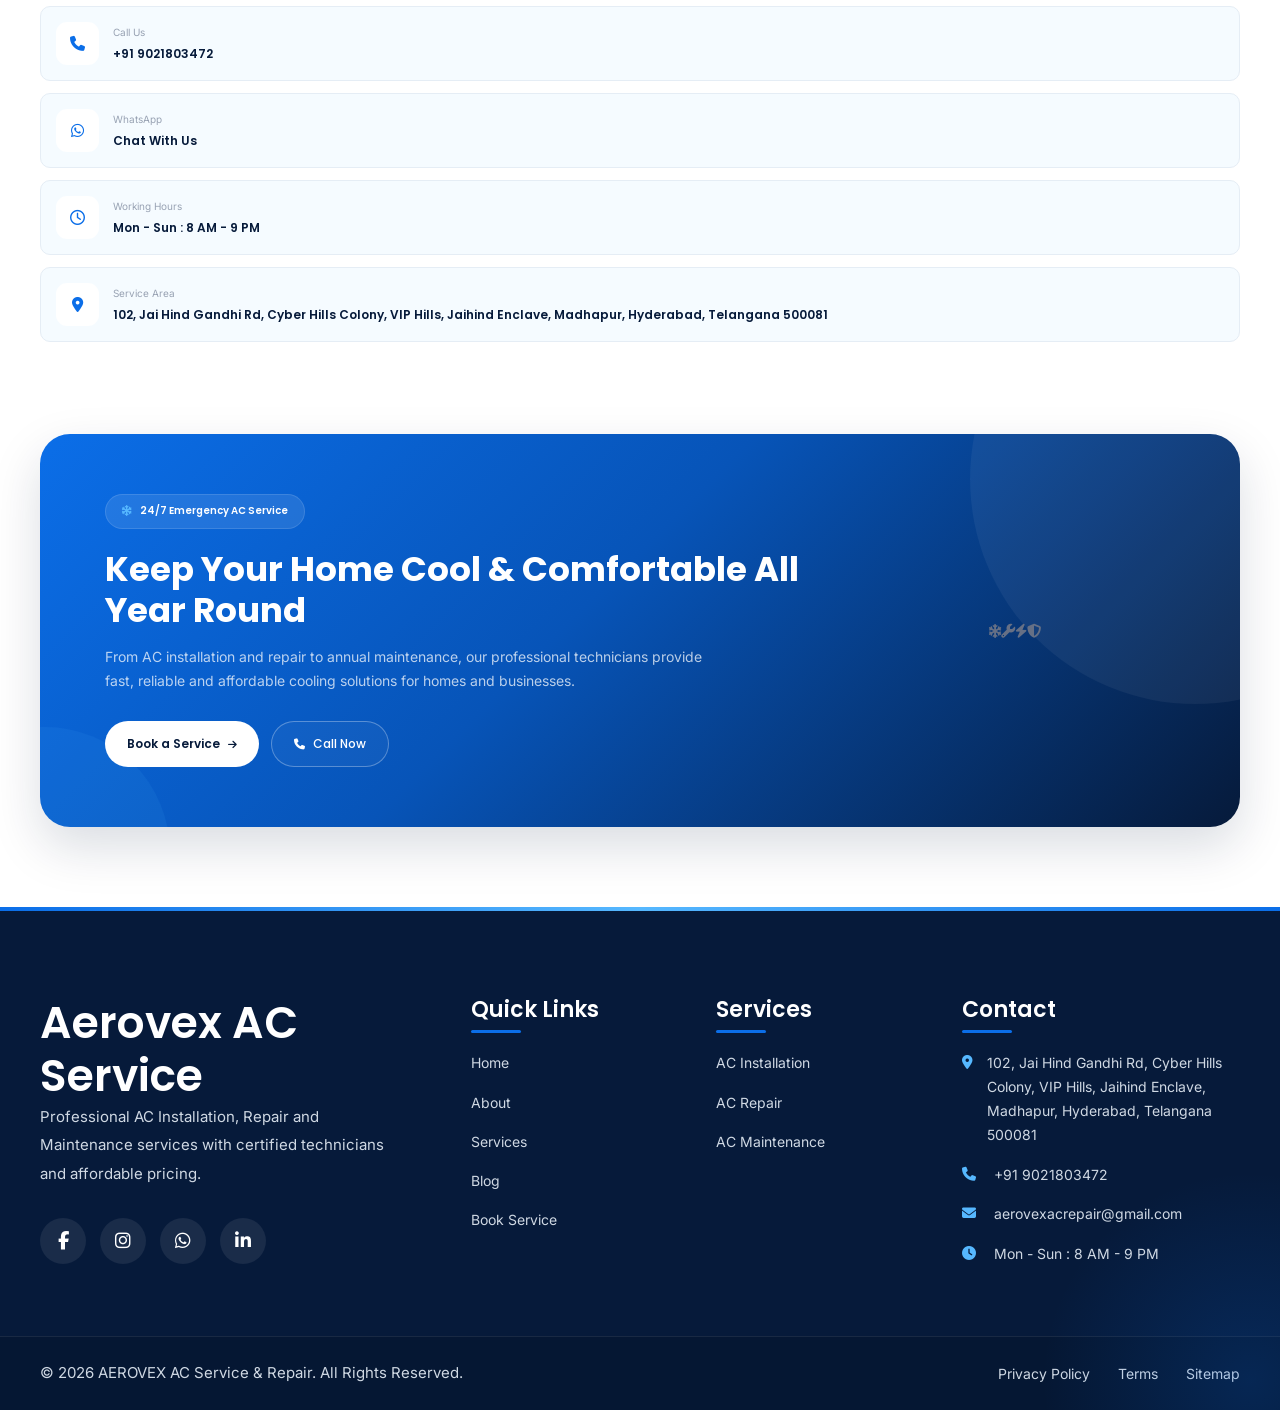
<file: book-service.html>
<!DOCTYPE html>
<html lang="en">

<head>
    <meta charset="UTF-8">
    <meta name="viewport" content="width=device-width, initial-scale=1.0">

    <title>AEROVEX AC Service & Repair</title>

    <meta name="description" content="Professional AC Repair, Installation, Gas Filling & Maintenance Services.">

    <!-- Google Fonts -->
    <link rel="preconnect" href="https://fonts.googleapis.com">

    <link rel="preconnect" href="https://fonts.gstatic.com" crossorigin>

    <link
        href="https://fonts.googleapis.com/css2?family=Inter:wght@300;400;500;600;700&family=Poppins:wght@400;500;600;700;800&display=swap"
        rel="stylesheet">

    <!-- Font Awesome -->
    <link rel="stylesheet" href="https://cdnjs.cloudflare.com/ajax/libs/font-awesome/6.7.2/css/all.min.css">

    <!-- CSS -->
    <link rel="stylesheet" href="assets/css/variables.css">
    <link rel="stylesheet" href="assets/css/style.css">
    <link rel="stylesheet" href="assets/css/home.css">
    <link rel="stylesheet" href="assets/css/reusable.css">
    <link rel="stylesheet" href="assets/css/book-service.css">


    <!-- Favicon -->
    <link rel="icon" href="images/logo/favicon.png">
</head>

<body>


    <main>


        <!-- ==================================================
                    header
================================================== -->
        <header>
            <div id="header"></div>
        </header>


        <!-- =====================================================
     BOOK SERVICE HERO
===================================================== -->

        <section class="booking-hero">

            <!-- Decorative Background -->

            <div class="booking-hero-shape booking-shape-one"></div>
            <div class="booking-hero-shape booking-shape-two"></div>


            <div class="container">

                <div class="booking-hero-content">

                    <!-- Breadcrumb -->

                    <div class="booking-breadcrumb">

                        <a href="index.html">
                            Home
                        </a>

                        <i class="fa-solid fa-chevron-right"></i>

                        <span>
                            Book Service
                        </span>

                    </div>


                    <!-- Tag -->

                    <span class="booking-hero-tag">

                        <i class="fa-solid fa-circle-check"></i>

                        BOOK A SERVICE

                    </span>


                    <!-- Heading -->

                    <h1>

                        Schedule Your AC Service.

                        <span>
                            Comfort Starts Here.
                        </span>

                    </h1>


                    <!-- Description -->

                    <p>

                        Book your AC service with AEROVEX and get
                        reliable cooling solutions from experienced
                        service professionals.

                    </p>

                </div>

            </div>

        </section>

        <!-- =====================================================
     BOOKING SECTION
===================================================== -->

        <section class="booking-section">

            <div class="container">

                <div class="booking-layout">


                    <!-- =================================================
                 LEFT - BOOKING FORM
            ================================================== -->

                    <div class="booking-form-box">

                        <div class="booking-form-heading">

                            <span class="section-tag">

                                <i class="fa-solid fa-calendar-check"></i>

                                SERVICE REQUEST

                            </span>

                            <h2>
                                Book Your Service
                            </h2>

                            <p>
                                Fill in your details and tell us what
                                service you need.
                            </p>

                        </div>


                        <form class="booking-form">


                            <!-- Name -->

                            <div class="form-group">

                                <label for="customer-name">
                                    Full Name
                                </label>

                                <input type="text" id="customer-name" name="name" placeholder="Enter your name"
                                    required>

                            </div>


                            <!-- Phone -->

                            <div class="form-group">

                                <label for="customer-phone">
                                    Phone Number
                                </label>

                                <input type="tel" id="customer-phone" name="phone" placeholder="Enter your phone number"
                                    required>

                            </div>


                            <!-- Email -->

                            <div class="form-group">

                                <label for="customer-email">
                                    Email Address
                                </label>

                                <input type="email" id="customer-email" name="email" placeholder="Enter your email">

                            </div>


                            <!-- Service -->

                            <div class="form-group">

                                <label for="service">
                                    Select Service
                                </label>

                                <select id="service" name="service" required>

                                    <option value="">
                                        Choose a service
                                    </option>

                                    <option value="ac-repair">
                                        AC Repair
                                    </option>

                                    <option value="ac-installation">
                                        AC Installation
                                    </option>

                                    <option value="ac-uninstallation">
                                        AC Uninstallation
                                    </option>

                                    <option value="ac-gas-filling">
                                        AC Gas Filling
                                    </option>

                                    <option value="ac-jet-service">
                                        AC Jet Service
                                    </option>

                                    <option value="ac-general-service">
                                        AC General Service
                                    </option>

                                    <option value="ac-pcb-repair">
                                        AC PCB Repair
                                    </option>

                                    <option value="ac-amc">
                                        AC AMC
                                    </option>

                                    <option value="all-brands-ac-service">
                                        All Brands AC Service
                                    </option>

                                </select>

                            </div>


                            <!-- Address -->

                            <div class="form-group form-full">

                                <label for="address">
                                    Service Address
                                </label>

                                <textarea id="address" name="address" rows="3"
                                    placeholder="Enter your complete service address" required></textarea>

                            </div>


                            <!-- Date -->

                            <div class="form-group">

                                <label for="service-date">
                                    Preferred Date
                                </label>

                                <input type="date" id="service-date" name="date" required>

                            </div>


                            <!-- Time -->

                            <div class="form-group">

                                <label for="service-time">
                                    Preferred Time
                                </label>

                                <select id="service-time" name="time" required>

                                    <option value="">
                                        Select time
                                    </option>

                                    <option value="8-10">
                                        8:00 AM - 10:00 AM
                                    </option>

                                    <option value="10-12">
                                        10:00 AM - 12:00 PM
                                    </option>

                                    <option value="12-2">
                                        12:00 PM - 2:00 PM
                                    </option>

                                    <option value="2-4">
                                        2:00 PM - 4:00 PM
                                    </option>

                                    <option value="4-6">
                                        4:00 PM - 6:00 PM
                                    </option>

                                    <option value="6-9">
                                        6:00 PM - 9:00 PM
                                    </option>

                                </select>

                            </div>


                            <!-- Message -->

                            <div class="form-group form-full">

                                <label for="message">
                                    Additional Details
                                </label>

                                <textarea id="message" name="message" rows="4"
                                    placeholder="Tell us about your AC issue..."></textarea>

                            </div>


                            <!-- Submit -->

                            <div class="form-submit form-full">

                                <button type="submit" class="booking-submit">

                                    Book My Service

                                    <i class="fa-solid fa-arrow-right"></i>

                                </button>

                            </div>

                        </form>

                    </div>


                    <!-- =================================================
                 RIGHT - CONTACT INFO
            ================================================== -->

                    <div class="booking-info">

                        <span class="section-tag">

                            <i class="fa-solid fa-headset"></i>

                            NEED HELP?

                        </span>


                        <h2>
                            We're Here To
                            <span>Help You.</span>
                        </h2>


                        <p>
                            Not sure which AC service you need?
                            Contact our team and we'll help you
                            choose the right service.
                        </p>


                        <!-- Call -->

                        <a href="tel:+919021803472" class="booking-contact-card">

                            <div class="booking-contact-icon">

                                <i class="fa-solid fa-phone"></i>

                            </div>

                            <div>

                                <span>
                                    Call Us
                                </span>

                                <strong>
                                    +91 9021803472
                                </strong>

                            </div>

                        </a>


                        <!-- WhatsApp -->

                        <a href="https://wa.me/919021803472" class="booking-contact-card">

                            <div class="booking-contact-icon">

                                <i class="fa-brands fa-whatsapp"></i>

                            </div>

                            <div>

                                <span>
                                    WhatsApp
                                </span>

                                <strong>
                                    Chat With Us
                                </strong>

                            </div>

                        </a>


                        <!-- Working Hours -->

                        <div class="booking-contact-card">

                            <div class="booking-contact-icon">

                                <i class="fa-regular fa-clock"></i>

                            </div>

                            <div>

                                <span>
                                    Working Hours
                                </span>

                                <strong>
                                    Mon - Sun : 8 AM - 9 PM
                                </strong>

                            </div>

                        </div>


                        <!-- Location -->

                        <div class="booking-contact-card">

                            <div class="booking-contact-icon">

                                <i class="fa-solid fa-location-dot"></i>

                            </div>

                            <div>

                                <span>
                                    Service Area
                                </span>

                                <strong>
                                    102, Jai Hind Gandhi Rd, Cyber Hills Colony, VIP Hills, Jaihind Enclave, Madhapur, Hyderabad, Telangana 500081
                                </strong>

                            </div>

                        </div>

                    </div>

                </div>

            </div>

        </section>

        <!-- =====================================================
     CTA
===================================================== -->
        <section class="cta">
            <div id="cta"></div>
        </section>




        <!-- =====================================================
     Footer SECTION
===================================================== -->
        <section>
            <div id="footer"></div>
        </section>

    </main>
<!-- Call Button -->
<a href="tel:+919021803472" style="
    position: fixed;
    right: 25px;
    bottom: 90px;
    width: 55px;
    height: 55px;
    background: #0B4F6C;
    color: white;
    border-radius: 50%;
    display: flex;
    align-items: center;
    justify-content: center;
    font-size: 24px;
    text-decoration: none;
    z-index: 999999;
">
    <i class="fa-solid fa-phone"></i>
</a>

    <!-- Floating WhatsApp -->

    <a href="https://wa.me/919876543210" target="_blank" rel="noopener" style="
        position: fixed;
        right: 25px;
        bottom: 25px;
        width: 55px;
        height: 55px;
        background: #25D366;
        color: white;
        border-radius: 50%;
        display: flex;
        align-items: center;
        justify-content: center;
        font-size: 26px;
        text-decoration: none;
        z-index: 999999;
    ">
        <i class="fa-brands fa-whatsapp"></i>
    </a>
    <!-- JavaScript -->

    <script src="js/main.js"></script>

    <!-- Floating WhatsApp -->




</body>

</html>
</file>
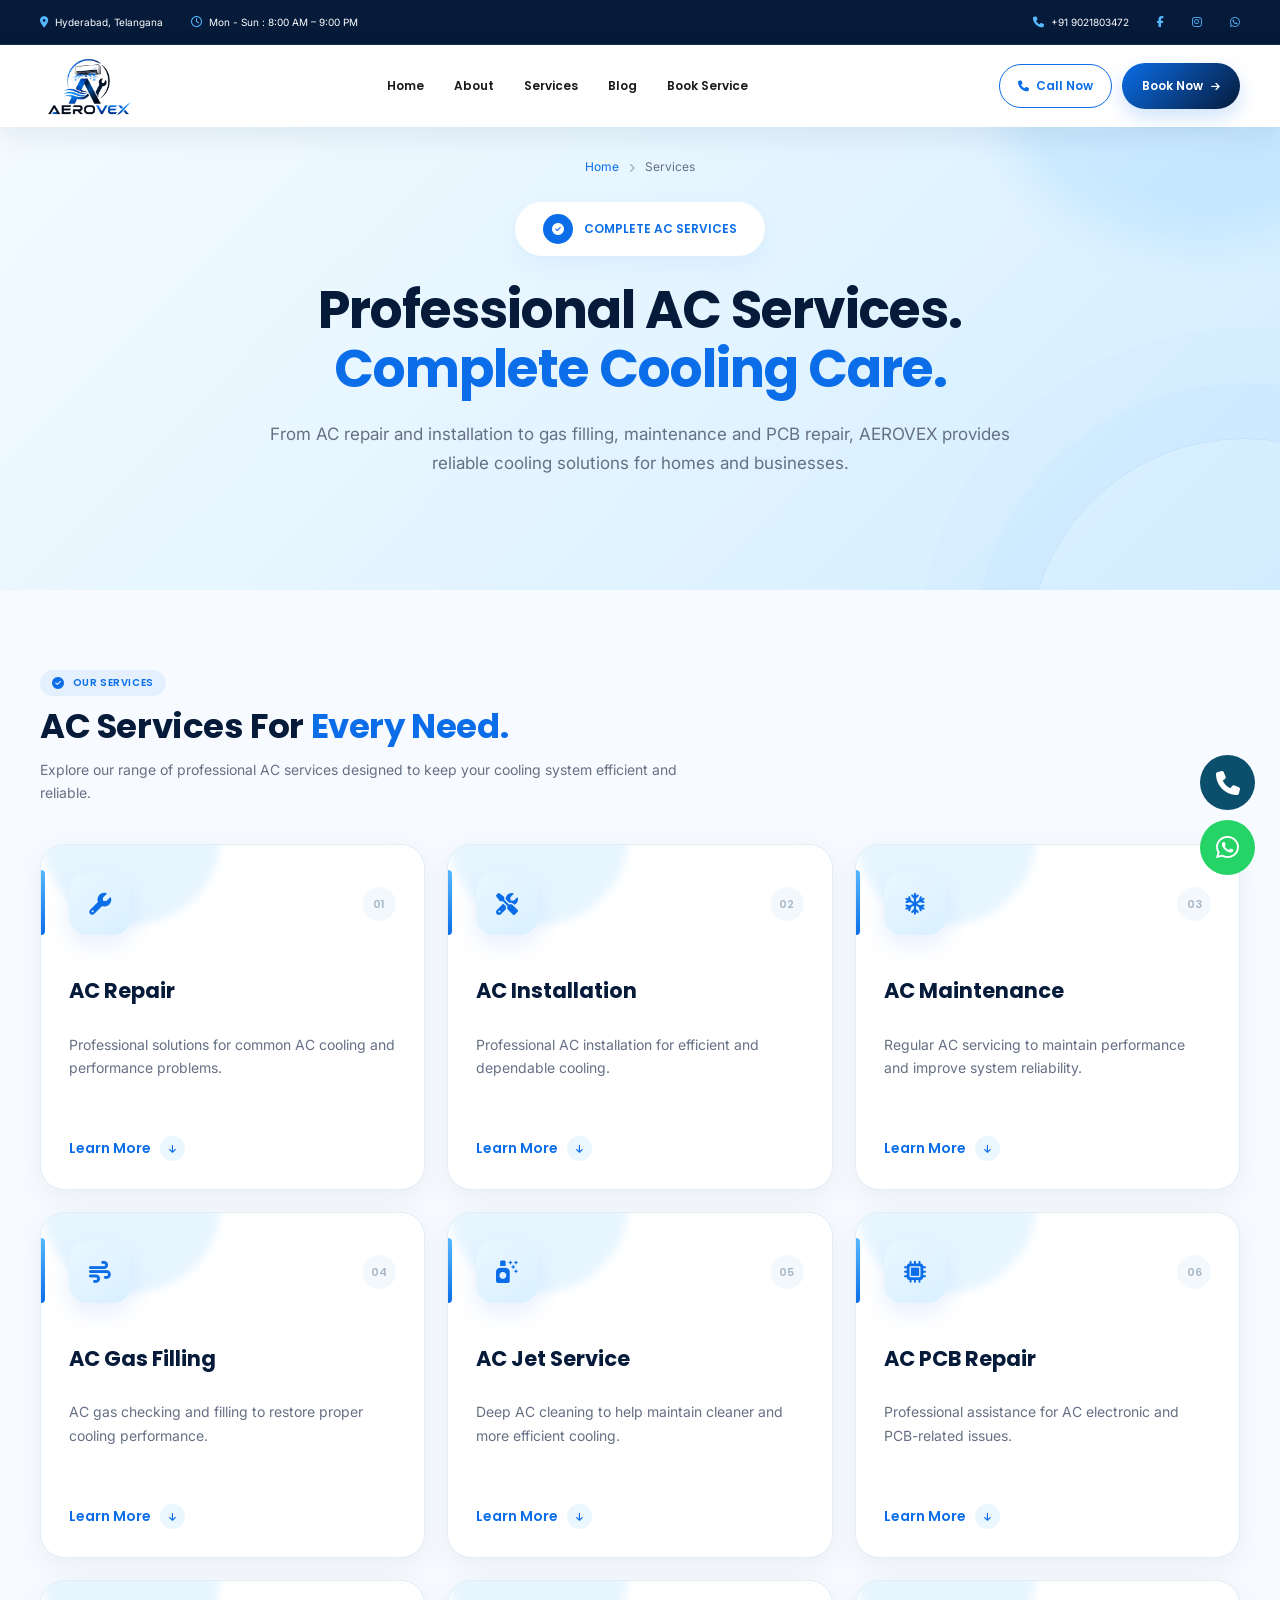
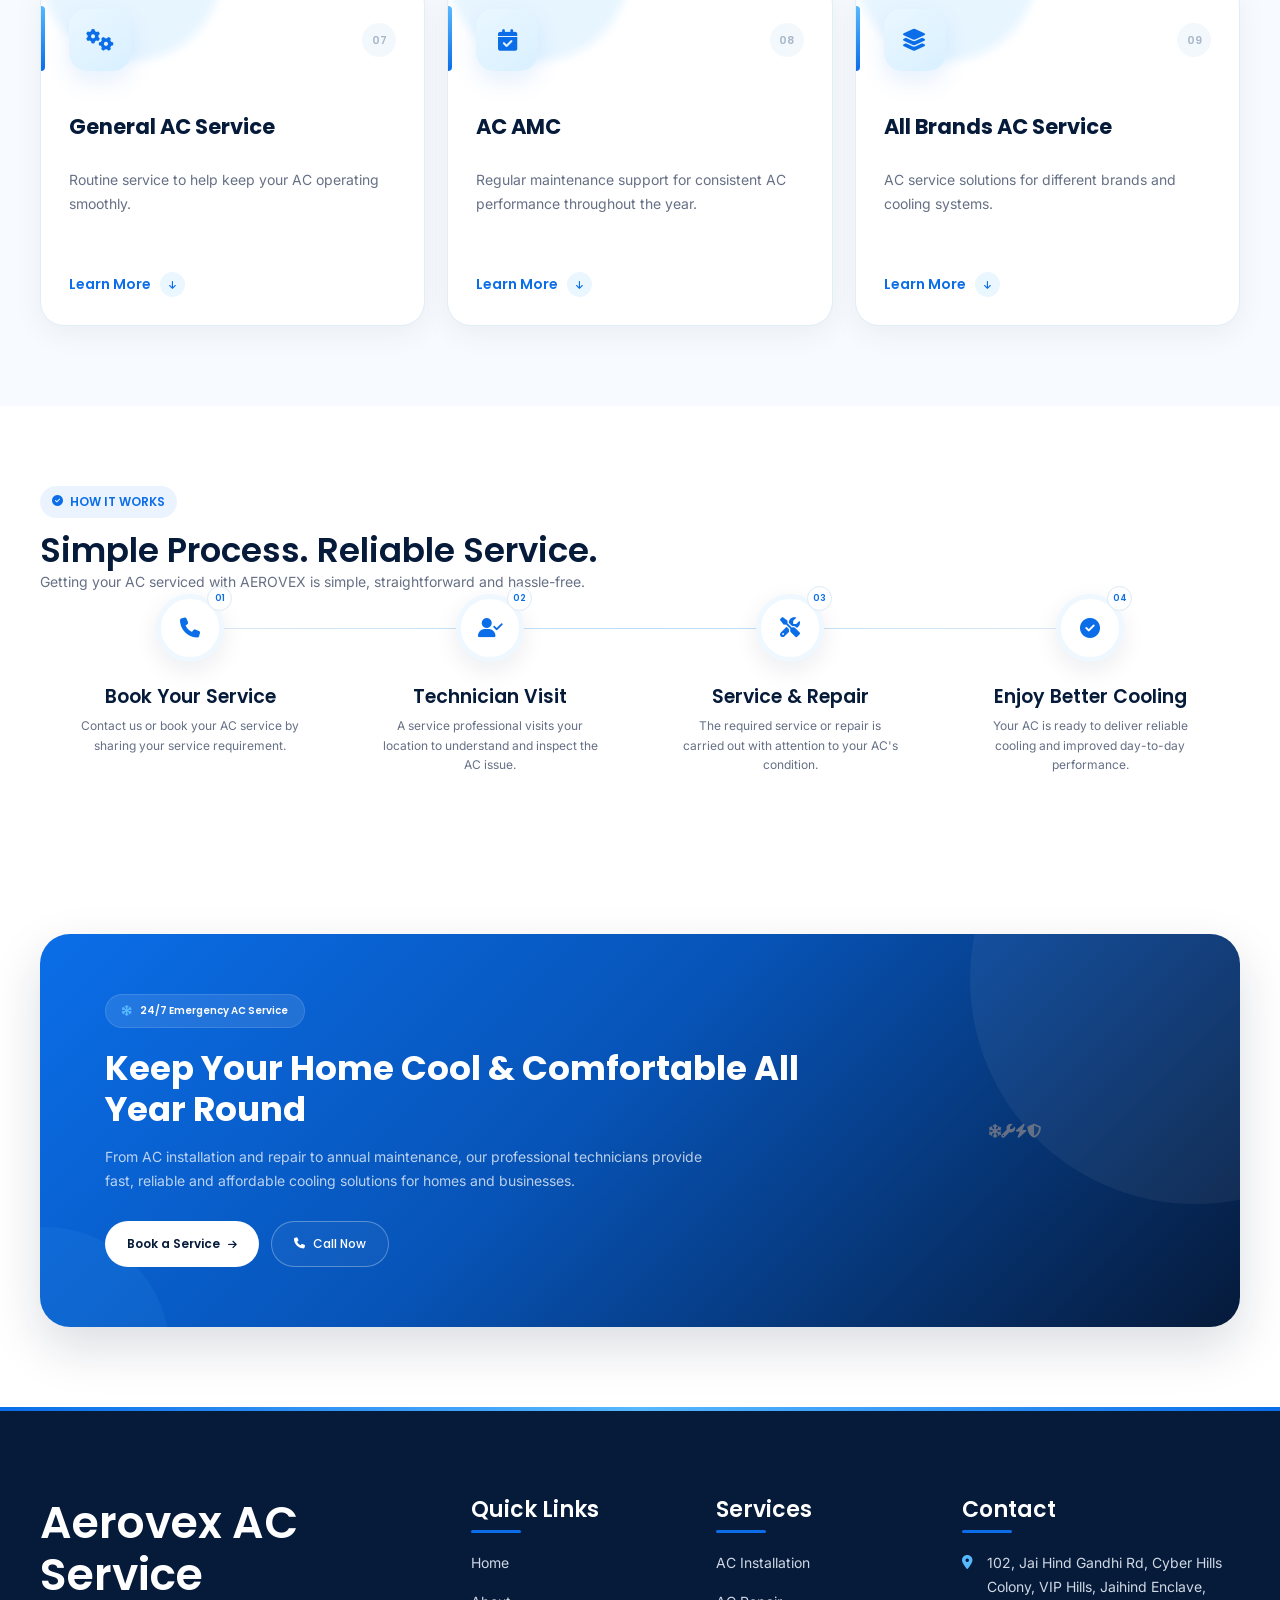
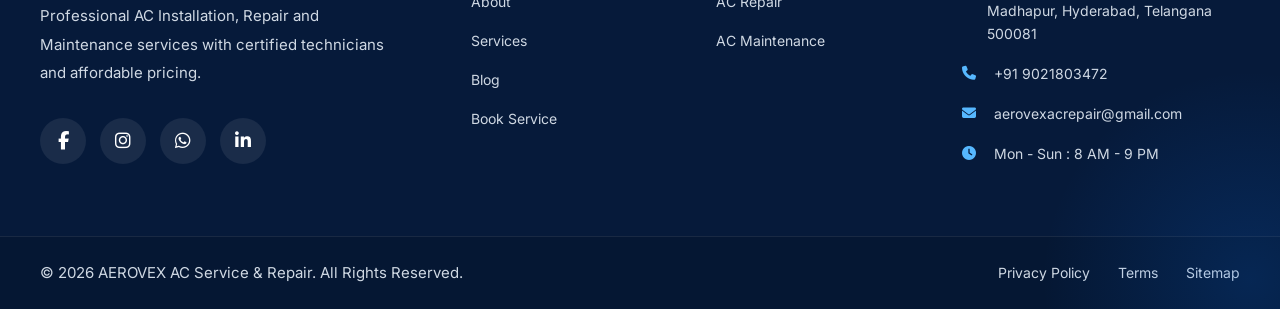
<file: services.html>
<!DOCTYPE html>
<html lang="en">

<head>
    <meta charset="UTF-8">
    <meta name="viewport" content="width=device-width, initial-scale=1.0">

    <title>AEROVEX AC Service & Repair</title>

    <meta name="description" content="Professional AC Repair, Installation, Gas Filling & Maintenance Services.">

    <!-- Google Fonts -->
    <link rel="preconnect" href="https://fonts.googleapis.com">

    <link rel="preconnect" href="https://fonts.gstatic.com" crossorigin>

    <link
        href="https://fonts.googleapis.com/css2?family=Inter:wght@300;400;500;600;700&family=Poppins:wght@400;500;600;700;800&display=swap"
        rel="stylesheet">

    <!-- Font Awesome -->
    <link rel="stylesheet" href="https://cdnjs.cloudflare.com/ajax/libs/font-awesome/6.7.2/css/all.min.css">

    <!-- CSS -->
    <link rel="stylesheet" href="assets/css/variables.css">
    <link rel="stylesheet" href="assets/css/style.css">
    <link rel="stylesheet" href="assets/css/home.css">
    <link rel="stylesheet" href="assets/css/reusable.css">
    <link rel="stylesheet" href="assets/css/services.css">


    <!-- Favicon -->
    <link rel="icon" href="images/logo/favicon.png">
</head>

<body>


    <main>


        <!-- ==================================================
                    header
================================================== -->
        <header>
            <div id="header"></div>
        </header>


        <!-- =====================================================
     SERVICES HERO
===================================================== -->

        <section class="services-hero">

            <div class="container">

                <div class="services-hero-content">

                    <!-- Breadcrumb -->

                    <div class="services-breadcrumb">

                        <a href="index.html">
                            Home
                        </a>

                        <i class="fa-solid fa-chevron-right"></i>

                        <span>
                            Services
                        </span>

                    </div>


                    <!-- Badge -->

                    <span class="services-hero-tag">

                        <i class="fa-solid fa-circle-check"></i>

                        COMPLETE AC SERVICES

                    </span>


                    <!-- Heading -->

                    <h1>

                        Professional AC Services.
                        <span>Complete Cooling Care.</span>

                    </h1>


                    <!-- Description -->

                    <p>

                        From AC repair and installation to gas filling,
                        maintenance and PCB repair, AEROVEX provides reliable
                        cooling solutions for homes and businesses.

                    </p>

                </div>

            </div>

        </section>


        <!-- =====================================================
     ALL SERVICES
===================================================== -->

        <section class="services-list">

            <div class="container">

                <!-- Section Heading -->

                <div class="services-list-heading">

                    <span class="section-tag">

                        <i class="fa-solid fa-circle-check"></i>

                        OUR SERVICES

                    </span>

                    <h2>
                        AC Services For
                        <span>Every Need.</span>
                    </h2>


                    <p>
                        Explore our range of professional AC services designed
                        to keep your cooling system efficient and reliable.
                    </p>

                </div>


                <!-- Services Grid -->

                <div class="services-grid">


                    <!-- =========================
                 AC REPAIR
            ========================== -->

                    <div class="service-card">

                        <div class="service-card-top">

                            <div class="service-icon">
                                <i class="fa-solid fa-wrench"></i>
                            </div>

                            <span class="service-number">
                                01
                            </span>

                        </div>


                        <h3>
                            AC Repair
                        </h3>


                        <p class="service-short">
                            Professional solutions for common AC
                            cooling and performance problems.
                        </p>


                        <div class="service-more">

                            <p>
                                Our AC repair service helps identify and
                                resolve cooling issues, unusual sounds,
                                water leakage and other common AC problems.
                            </p>

                        </div>


                        <button class="learn-more" type="button">

                            Learn More

                            <i class="fa-solid fa-arrow-down"></i>

                        </button>

                    </div>


                    <!-- =========================
                 AC INSTALLATION
            ========================== -->

                    <div class="service-card">

                        <div class="service-card-top">

                            <div class="service-icon">
                                <i class="fa-solid fa-screwdriver-wrench"></i>
                            </div>

                            <span class="service-number">
                                02
                            </span>

                        </div>


                        <h3>
                            AC Installation
                        </h3>


                        <p class="service-short">
                            Professional AC installation for efficient
                            and dependable cooling.
                        </p>


                        <div class="service-more">

                            <p>
                                We provide proper AC installation with
                                attention to positioning, connections and
                                overall system performance.
                            </p>

                        </div>


                        <button class="learn-more" type="button">

                            Learn More

                            <i class="fa-solid fa-arrow-down"></i>

                        </button>

                    </div>


                    <!-- =========================
                 AC MAINTENANCE
            ========================== -->

                    <div class="service-card">

                        <div class="service-card-top">

                            <div class="service-icon">
                                <i class="fa-regular fa-snowflake"></i>
                            </div>

                            <span class="service-number">
                                03
                            </span>

                        </div>


                        <h3>
                            AC Maintenance
                        </h3>


                        <p class="service-short">
                            Regular AC servicing to maintain performance
                            and improve system reliability.
                        </p>


                        <div class="service-more">

                            <p>
                                Regular maintenance can help keep your AC
                                clean, efficient and ready to deliver
                                consistent cooling performance.
                            </p>

                        </div>


                        <button class="learn-more" type="button">

                            Learn More

                            <i class="fa-solid fa-arrow-down"></i>

                        </button>

                    </div>


                    <!-- =========================
                 GAS FILLING
            ========================== -->

                    <div class="service-card">

                        <div class="service-card-top">

                            <div class="service-icon">
                                <i class="fa-solid fa-wind"></i>
                            </div>

                            <span class="service-number">
                                04
                            </span>

                        </div>


                        <h3>
                            AC Gas Filling
                        </h3>


                        <p class="service-short">
                            AC gas checking and filling to restore
                            proper cooling performance.
                        </p>


                        <div class="service-more">

                            <p>
                                We check the cooling system and provide
                                appropriate gas-related service when
                                required for better AC performance.
                            </p>

                        </div>


                        <button class="learn-more" type="button">

                            Learn More

                            <i class="fa-solid fa-arrow-down"></i>

                        </button>

                    </div>


                    <!-- =========================
                 JET SERVICE
            ========================== -->

                    <div class="service-card">

                        <div class="service-card-top">

                            <div class="service-icon">
                                <i class="fa-solid fa-spray-can-sparkles"></i>
                            </div>

                            <span class="service-number">
                                05
                            </span>

                        </div>


                        <h3>
                            AC Jet Service
                        </h3>


                        <p class="service-short">
                            Deep AC cleaning to help maintain cleaner
                            and more efficient cooling.
                        </p>


                        <div class="service-more">

                            <p>
                                AC jet service focuses on deep cleaning
                                important components to remove accumulated
                                dust and improve airflow.
                            </p>

                        </div>


                        <button class="learn-more" type="button">

                            Learn More

                            <i class="fa-solid fa-arrow-down"></i>

                        </button>

                    </div>


                    <!-- =========================
                 PCB REPAIR
            ========================== -->

                    <div class="service-card">

                        <div class="service-card-top">

                            <div class="service-icon">
                                <i class="fa-solid fa-microchip"></i>
                            </div>

                            <span class="service-number">
                                06
                            </span>

                        </div>


                        <h3>
                            AC PCB Repair
                        </h3>


                        <p class="service-short">
                            Professional assistance for AC electronic
                            and PCB-related issues.
                        </p>


                        <div class="service-more">

                            <p>
                                PCB-related problems can affect AC operation.
                                Our service focuses on checking and addressing
                                electronic control issues where applicable.
                            </p>

                        </div>


                        <button class="learn-more" type="button">

                            Learn More

                            <i class="fa-solid fa-arrow-down"></i>

                        </button>

                    </div>


                    <!-- =========================
                 GENERAL SERVICE
            ========================== -->

                    <div class="service-card">

                        <div class="service-card-top">

                            <div class="service-icon">
                                <i class="fa-solid fa-gears"></i>
                            </div>

                            <span class="service-number">
                                07
                            </span>

                        </div>


                        <h3>
                            General AC Service
                        </h3>


                        <p class="service-short">
                            Routine service to help keep your AC
                            operating smoothly.
                        </p>


                        <div class="service-more">

                            <p>
                                General AC service includes routine checks
                                and cleaning to help maintain reliable
                                day-to-day cooling performance.
                            </p>

                        </div>


                        <button class="learn-more" type="button">

                            Learn More

                            <i class="fa-solid fa-arrow-down"></i>

                        </button>

                    </div>


                    <!-- =========================
                 AC AMC
            ========================== -->

                    <div class="service-card">

                        <div class="service-card-top">

                            <div class="service-icon">
                                <i class="fa-solid fa-calendar-check"></i>
                            </div>

                            <span class="service-number">
                                08
                            </span>

                        </div>


                        <h3>
                            AC AMC
                        </h3>


                        <p class="service-short">
                            Regular maintenance support for consistent
                            AC performance throughout the year.
                        </p>


                        <div class="service-more">

                            <p>
                                Annual maintenance support helps you stay
                                on top of routine AC servicing and system
                                checks throughout the year.
                            </p>

                        </div>


                        <button class="learn-more" type="button">

                            Learn More

                            <i class="fa-solid fa-arrow-down"></i>

                        </button>

                    </div>


                    <!-- =========================
                 ALL BRANDS
            ========================== -->

                    <div class="service-card">

                        <div class="service-card-top">

                            <div class="service-icon">
                                <i class="fa-solid fa-layer-group"></i>
                            </div>

                            <span class="service-number">
                                09
                            </span>

                        </div>


                        <h3>
                            All Brands AC Service
                        </h3>


                        <p class="service-short">
                            AC service solutions for different brands
                            and cooling systems.
                        </p>


                        <div class="service-more">

                            <p>
                                Our service approach is designed to support
                                different AC brands and system types based
                                on the specific service requirement.
                            </p>

                        </div>


                        <button class="learn-more" type="button">

                            Learn More

                            <i class="fa-solid fa-arrow-down"></i>

                        </button>

                    </div>


                </div>

            </div>

        </section>


        <!-- =====================================================
     SERVICE PROCESS
===================================================== -->

        <section class="service-process">

            <div class="container">

                <div class="section-heading">

                    <span class="section-tag">

                        <i class="fa-solid fa-circle-check"></i>

                        HOW IT WORKS

                    </span>

                    <h2>
                        Simple Process.
                        <span>Reliable Service.</span>
                    </h2>

                    <p>
                        Getting your AC serviced with AEROVEX is simple,
                        straightforward and hassle-free.
                    </p>

                </div>


                <div class="process-grid">

                    <!-- STEP 01 -->

                    <div class="process-item">

                        <div class="process-top">

                            <span class="process-number">
                                01
                            </span>

                            <div class="process-icon">

                                <i class="fa-solid fa-phone"></i>

                            </div>

                        </div>

                        <h3>
                            Book Your Service
                        </h3>

                        <p>
                            Contact us or book your AC service by sharing
                            your service requirement.
                        </p>

                    </div>


                    <!-- STEP 02 -->

                    <div class="process-item">

                        <div class="process-top">

                            <span class="process-number">
                                02
                            </span>

                            <div class="process-icon">

                                <i class="fa-solid fa-user-check"></i>

                            </div>

                        </div>

                        <h3>
                            Technician Visit
                        </h3>

                        <p>
                            A service professional visits your location
                            to understand and inspect the AC issue.
                        </p>

                    </div>


                    <!-- STEP 03 -->

                    <div class="process-item">

                        <div class="process-top">

                            <span class="process-number">
                                03
                            </span>

                            <div class="process-icon">

                                <i class="fa-solid fa-screwdriver-wrench"></i>

                            </div>

                        </div>

                        <h3>
                            Service & Repair
                        </h3>

                        <p>
                            The required service or repair is carried out
                            with attention to your AC's condition.
                        </p>

                    </div>


                    <!-- STEP 04 -->

                    <div class="process-item">

                        <div class="process-top">

                            <span class="process-number">
                                04
                            </span>

                            <div class="process-icon">

                                <i class="fa-solid fa-circle-check"></i>

                            </div>

                        </div>

                        <h3>
                            Enjoy Better Cooling
                        </h3>

                        <p>
                            Your AC is ready to deliver reliable cooling
                            and improved day-to-day performance.
                        </p>

                    </div>

                </div>

            </div>

        </section>


        <!-- =====================================================
     CTA
===================================================== -->
        <section class="cta">
            <div id="cta"></div>
        </section>




        <!-- =====================================================
     Footer SECTION
===================================================== -->
        <section>
            <div id="footer"></div>
        </section>

    </main>

<!-- Call Button -->
<a href="tel:+919021803472" style="
    position: fixed;
    right: 25px;
    bottom: 90px;
    width: 55px;
    height: 55px;
    background: #0B4F6C;
    color: white;
    border-radius: 50%;
    display: flex;
    align-items: center;
    justify-content: center;
    font-size: 24px;
    text-decoration: none;
    z-index: 999999;
">
    <i class="fa-solid fa-phone"></i>
</a>

    

    <!-- Floating WhatsApp -->

    <a href="https://wa.me/919876543210" target="_blank" rel="noopener" style="
        position: fixed;
        right: 25px;
        bottom: 25px;
        width: 55px;
        height: 55px;
        background: #25D366;
        color: white;
        border-radius: 50%;
        display: flex;
        align-items: center;
        justify-content: center;
        font-size: 26px;
        text-decoration: none;
        z-index: 999999;
    ">
        <i class="fa-brands fa-whatsapp"></i>
    </a>

    <!-- JavaScript -->

    <script src="js/main.js"></script>


</body>

</html>
</file>
<file: assets/css/variables.css>
/* =====================================================
   AEROVEX GLOBAL VARIABLES
===================================================== */

:root {

   /* ==============================
       COLORS
    ============================== */

   --primary-blue: #0B6EE8;
   --dark-navy: #061A3A;
   --deep-blue: #0754B8;
   --sky-blue: #56B8FF;

   --light-blue: #EAF7FF;
   --soft-blue: #F5FBFF;

   --white: #FFFFFF;
   --black: #111827;

   --text-dark: #172B4D;
   --text-body: #667085;
   --text-light: #98A2B3;

   --border-light: #E5EDF5;


   /* ==============================
       FONTS
    ============================== */

   --font-heading: "Poppins", sans-serif;
   --font-body: "Inter", sans-serif;


   /* ==============================
       GLOBAL FONT SIZES
    ============================== */

   --fs-xs: 10px;
   --fs-sm: 12px;
   --fs-base: 14px;
   --fs-md: 15px;
   --fs-lg: 17px;


   /* ==============================
       HEADINGS
    ============================== */

   --fs-h6: 16px;
   --fs-h5: 19px;
   --fs-h4: 22px;
   --fs-h3: 26px;
   --fs-h2: 34px;
   --fs-h1: 44px;


   /* ==============================
       LINE HEIGHT
    ============================== */

   --lh-tight: 1.15;

   --lh-heading: 1.20;

   --lh-body: 1.65;


   /* ==============================
       SPACING
    ============================== */

   --section-padding: 80px;

   --container-width: 1200px;


   /* ==============================
       BORDER RADIUS
    ============================== */

   --radius-sm: 7px;

   --radius-md: 10px;

   --radius-lg: 16px;

   --radius-xl: 20px;


   /* ==============================
       SHADOWS
    ============================== */

   --shadow-sm:
      0 5px 15px rgba(6, 26, 58, 0.06);

   --shadow-md:
      0 12px 30px rgba(6, 26, 58, 0.08);

   --shadow-lg:
      0 20px 50px rgba(6, 26, 58, 0.12);

}


/* =====================================================
   TABLET
===================================================== */

@media (max-width: 991px) {

   :root {

      --fs-h1: 38px;

      --fs-h2: 31px;

      --fs-h3: 24px;

      --fs-h4: 21px;

      --fs-h5: 18px;

      --fs-base: 14px;

      --section-padding: 70px;

   }

}


/* =====================================================
   MOBILE
===================================================== */

@media (max-width: 767px) {

   :root {

      --fs-base: 13px;

      --fs-sm: 11px;

      --fs-h1: 32px;

      --fs-h2: 27px;

      --fs-h3: 22px;

      --fs-h4: 19px;

      --fs-h5: 17px;

      --section-padding: 60px;

   }

}


/* =====================================================
   SMALL MOBILE
===================================================== */

@media (max-width: 480px) {

   :root {

      --fs-h1: 29px;

      --fs-h2: 25px;

      --fs-h3: 21px;

      --fs-h4: 18px;

      --fs-h5: 16px;

      --fs-base: 13px;

      --section-padding: 55px;

   }

}
</file>
<file: assets/css/style.css>
/* =====================================================
   AEROVEX GLOBAL RESET
===================================================== */

* {
    margin: 0;
    padding: 0;
    box-sizing: border-box;
}


/* =====================================================
   HTML
===================================================== */

html {
    scroll-behavior: smooth;
}


/* =====================================================
   BODY
===================================================== */

body {
    margin: 0;

    font-family: var(--font-body);

    font-size: var(--fs-base);

    font-weight: 400;

    line-height: var(--lh-body);

    color: var(--text-body);

    background: var(--white);

    overflow-x: hidden;
}


/* =====================================================
   HEADINGS
===================================================== */

h1,
h2,
h3,
h4,
h5,
h6 {
    margin: 0;

    font-family: var(--font-heading);

    color: var(--dark-navy);

    line-height: var(--lh-heading);

    font-weight: 600;
}


h1 {
    font-size: var(--fs-h1);
}


h2 {
    font-size: var(--fs-h2);
}


h3 {
    font-size: var(--fs-h3);
}


h4 {
    font-size: var(--fs-h4);
}


h5 {
    font-size: var(--fs-h5);
}


h6 {
    font-size: var(--fs-h6);
}


/* =====================================================
   PARAGRAPH
===================================================== */

p {
    margin: 0;

    font-family: var(--font-body);

    font-size: var(--fs-base);

    line-height: var(--lh-body);
}


/* =====================================================
   LINKS
===================================================== */

a {
    color: inherit;

    text-decoration: none;
}


/* =====================================================
   IMAGES
===================================================== */

img {
    display: block;

    max-width: 100%;

    height: auto;
}


/* =====================================================
   BUTTONS
===================================================== */

button,
input,
textarea,
select {
    font-family: inherit;
}


/* =====================================================
   CONTAINER
===================================================== */

.container {
    width: min(var(--container-width),
            calc(100% - 40px));

    margin: 0 auto;
}


/* =====================================================
   LISTS
===================================================== */

ul,
ol {
    margin: 0;
    padding: 0;

    list-style: none;
}


/* =====================================================
   TABLET
===================================================== */

@media (max-width: 991px) {

    .container {
        width: min(var(--container-width),
                calc(100% - 32px));
    }

}


/* =====================================================
   MOBILE
===================================================== */

@media (max-width: 767px) {

    .container {
        width: calc(100% - 30px);
    }

}


/* =====================================================
   SMALL MOBILE
===================================================== */

@media (max-width: 480px) {

    .container {
        width: calc(100% - 24px);
    }

}
</file>
<file: assets/css/home.css>
/* =========================================================
    AEROVEX - HOME PAGE
    HERO SECTION
    Complete Responsive CSS
    ========================================================= */


    /* =========================================================
    HERO
    ========================================================= */

    .hero {
        position: relative;

        width: 100%;
        overflow: hidden;

        padding: 90px 0 100px;

        background:
            radial-gradient(circle at 85% 15%,
                rgba(86, 184, 255, 0.32) 0%,
                rgba(86, 184, 255, 0.12) 25%,
                transparent 52%),
            radial-gradient(circle at 8% 85%,
                rgba(11, 110, 232, 0.16) 0%,
                rgba(11, 110, 232, 0.05) 30%,
                transparent 55%),
            linear-gradient(135deg,
                #f5fbff 0%,
                #dff4ff 38%,
                #eaf8ff 65%,
                #ffffff 100%);
    }


    /* =========================================================
    CONTAINER
    ========================================================= */

    .hero>.container {
        width: min(1320px, 92%);
        margin: 0 auto;

        position: relative;
        z-index: 5;
    }


    /* =========================================================
    BACKGROUND DECORATION
    ========================================================= */

    .hero-bg-circle {
        position: absolute;

        border-radius: 50%;

        pointer-events: none;

        z-index: 0;
    }


    /* Top-right */

    .hero-bg-circle-1 {
        width: 520px;
        height: 520px;

        top: -270px;
        right: -180px;

        background:
            radial-gradient(circle,
                rgba(86, 184, 255, 0.35),
                rgba(86, 184, 255, 0.08) 55%,
                transparent 72%);

        filter: blur(8px);

        animation: heroCircleOne 12s ease-in-out infinite;
    }


    /* Bottom-left */

    .hero-bg-circle-2 {
        width: 430px;
        height: 430px;

        left: -230px;
        bottom: -250px;

        background:
            radial-gradient(circle,
                rgba(11, 110, 232, 0.20),
                rgba(11, 110, 232, 0.05) 55%,
                transparent 72%);

        filter: blur(10px);

        animation: heroCircleTwo 14s ease-in-out infinite;
    }


    /* =========================================================
    HERO WRAPPER
    ========================================================= */

    .hero-wrapper {
        display: grid;

        grid-template-columns:
            minmax(0, 1fr) minmax(420px, 0.9fr);

        align-items: center;

        gap: 70px;

        min-height: 610px;
    }


    /* =========================================================
    HERO CONTENT
    ========================================================= */

    .hero-content {
        position: relative;

        z-index: 10;

        max-width: 680px;
        min-height: 460px;
    }


    /* =========================================================
    BADGE
    ========================================================= */

    .hero-badge {
        display: inline-flex;

        align-items: center;

        gap: 9px;

        padding: 11px 18px;

        margin-bottom: 23px;

        border: 1px solid rgba(11, 110, 232, 0.10);

        border-radius: 50px;

        background: rgba(255, 255, 255, 0.78);

        color: #0b6ee8;

        font-family: "Poppins", sans-serif;

        font-size: 14px;

        font-weight: 600;

        line-height: 1;

        box-shadow:
            0 8px 25px rgba(11, 110, 232, 0.08);

        backdrop-filter: blur(12px);
        -webkit-backdrop-filter: blur(12px);

        animation:
            heroFadeUp 0.8s ease both;
    }


    .hero-badge-icon {
        display: flex;

        align-items: center;
        justify-content: center;

        font-size: 16px;
    }


    /* =========================================================
    HEADING
    ========================================================= */

    .hero-content h1 {
        max-width: 680px;

        margin: 0 0 22px;

        color: #061a3a;

        font-family: "Poppins", sans-serif;

        font-size: clamp(42px, 5vw, 68px);

        font-weight: 700;

        line-height: 1.08;

        letter-spacing: -1.8px;

        animation:
            heroFadeUp 0.8s 0.12s ease both;
    }


    .hero-content h1 span {
        position: relative;

        display: inline-block;

        color: #0b6ee8;
    }


    /* Blue underline */

    .hero-content h1 span::after {
        content: "";

        position: absolute;

        left: 2px;
        right: 2px;

        bottom: -5px;

        height: 4px;

        border-radius: 20px;

        background: rgba(86, 184, 255, 0.35);

        transform: scaleX(0);

        transform-origin: left;

        animation:
            heroUnderline 0.8s 0.8s ease forwards;
    }


    /* =========================================================
    DESCRIPTION
    ========================================================= */

    .hero-content>p {
        max-width: 600px;

        margin: 0 0 34px;

        color: #5f6f82;

        font-family: "Inter", sans-serif;

        font-size: 17px;

        font-weight: 400;

        line-height: 1.8;

        animation:
            heroFadeUp 0.8s 0.24s ease both;
    }


    /* =========================================================
    BUTTON AREA
    ========================================================= */

    .hero-buttons {
        display: flex;

        align-items: center;

        gap: 14px;

        margin-bottom: 32px;

        animation:
            heroFadeUp 0.8s 0.36s ease both;
    }


    /* =========================================================
    COMMON BUTTON
    ========================================================= */

    .hero-btn {
        min-height: 54px;

        padding: 0 25px;

        display: inline-flex;

        align-items: center;

        justify-content: center;

        gap: 10px;

        border-radius: 12px;

        font-family: "Poppins", sans-serif;

        font-size: 15px;

        font-weight: 600;

        text-decoration: none;

        white-space: nowrap;

        transition:
            transform 0.3s ease,
            box-shadow 0.3s ease,
            background 0.3s ease,
            border-color 0.3s ease,
            color 0.3s ease;
    }


    /* =========================================================
    PRIMARY BUTTON
    ========================================================= */

    .hero-btn-primary {
        color: #ffffff;

        background:
            linear-gradient(135deg,
                #0b6ee8 0%,
                #0754b8 100%);

        box-shadow:
            0 12px 28px rgba(11, 110, 232, 0.25);
    }


    .hero-btn-primary:hover {
        color: #ffffff;

        transform: translateY(-3px);

        box-shadow:
            0 18px 38px rgba(11, 110, 232, 0.34);
    }


    .hero-btn-primary i {
        transition:
            transform 0.3s ease;
    }


    .hero-btn-primary:hover i {
        transform: translateX(4px);
    }


    /* =========================================================
    SECONDARY BUTTON
    ========================================================= */

    .hero-btn-secondary {
        color: #061a3a;

        background: rgba(255, 255, 255, 0.82);

        border: 1.5px solid #cfe2f3;

        box-shadow:
            0 8px 22px rgba(0, 0, 0, 0.04);
    }


    .hero-btn-secondary:hover {
        color: #0b6ee8;

        border-color: #0b6ee8;

        transform: translateY(-3px);

        box-shadow:
            0 14px 28px rgba(11, 110, 232, 0.12);
    }


    .hero-btn-secondary i {
        color: #0b6ee8;
    }


    /* =========================================================
    HERO FEATURES
    ========================================================= */

    .hero-features {
        display: flex;

        align-items: center;

        flex-wrap: wrap;

        gap: 10px 20px;

        animation:
            heroFadeUp 0.8s 0.48s ease both;
    }


    .hero-feature {
        display: inline-flex;

        align-items: center;

        gap: 7px;

        color: #344054;

        font-family: "Inter", sans-serif;

        font-size: 13px;

        font-weight: 500;

        white-space: nowrap;
    }


    .hero-feature i {
        color: #0b6ee8;

        font-size: 14px;
    }


    /* =========================================================
    HERO VISUAL
    ========================================================= */

    .hero-visual {
        position: relative;

        width: 100%;

        min-height: 610px;

        display: flex;

        align-items: center;

        justify-content: center;

        isolation: isolate;
    }


    /* =========================================================
    IMAGE GLOW
    ========================================================= */

    .hero-image-glow {
        position: absolute;

        width: 470px;
        height: 470px;

        border-radius: 50%;

        background:
            radial-gradient(circle,
                rgba(86, 184, 255, 0.38) 0%,
                rgba(11, 110, 232, 0.12) 42%,
                transparent 72%);

        filter: blur(18px);

        z-index: 0;

        animation:
            heroGlow 5s ease-in-out infinite;
    }


    /* =========================================================
    HERO IMAGE
    ========================================================= */

    .hero-image {
        position: relative;

        width: 100%;

        display: flex;

        align-items: center;
        justify-content: center;

        z-index: 3;
    }


    .hero-image img {
        display: block;

        width: min(100%, 560px);

        max-height: 610px;

        height: auto;

        object-fit: contain;

        position: relative;

        z-index: 3;

        filter:
            drop-shadow(0 25px 35px rgba(6, 26, 58, 0.12));

        /*
        IMPORTANT:
        Only CSS floating animation.
        No hover transform.
        No mouse parallax.
        */

        animation:
            heroImageFloat 5s ease-in-out infinite;

        will-change: transform;
    }


    /* =========================================================
    IMAGE FLOOR SHADOW
    ========================================================= */

    .hero-visual::after {
        content: "";

        position: absolute;

        width: 260px;
        height: 28px;

        left: 50%;
        bottom: 45px;

        transform: translateX(-50%);

        border-radius: 50%;

        background:
            rgba(6, 26, 58, 0.10);

        filter: blur(18px);

        z-index: 0;

        animation:
            heroShadow 5s ease-in-out infinite;
    }


    /* =========================================================
    STAT CARDS
    ========================================================= */

    .hero-stat {
        position: absolute;

        display: flex;

        align-items: center;

        gap: 12px;

        min-width: 190px;

        padding: 14px 17px;

        border: 1px solid rgba(255, 255, 255, 0.80);

        border-radius: 17px;

        background:
            rgba(255, 255, 255, 0.90);

        box-shadow:
            0 18px 45px rgba(6, 26, 58, 0.10);

        backdrop-filter: blur(14px);
        -webkit-backdrop-filter: blur(14px);

        z-index: 10;

        transition:
            box-shadow 0.3s ease,
            border-color 0.3s ease;
    }


    /* Card hover - no transform */

    .hero-stat:hover {
        border-color:
            rgba(11, 110, 232, 0.20);

        box-shadow:
            0 22px 50px rgba(11, 110, 232, 0.15);
    }


    /* =========================================================
    CARD ICON
    ========================================================= */

    .hero-stat-icon {
        width: 48px;
        height: 48px;

        flex: 0 0 48px;

        display: flex;

        align-items: center;
        justify-content: center;

        border-radius: 13px;

        color: #ffffff;

        background:
            linear-gradient(135deg,
                #0b6ee8,
                #062c63);

        font-size: 18px;

        box-shadow:
            0 8px 18px rgba(11, 110, 232, 0.20);
    }


    /* =========================================================
    CARD CONTENT
    ========================================================= */

    .hero-stat-content {
        display: flex;

        flex-direction: column;

        gap: 2px;
    }


    .hero-stat-content strong {
        color: #061a3a;

        font-family: "Poppins", sans-serif;

        font-size: 20px;

        font-weight: 700;

        line-height: 1.2;
    }


    .hero-stat-content span {
        color: #667085;

        font-family: "Inter", sans-serif;

        font-size: 12px;

        font-weight: 500;

        line-height: 1.4;
    }


    /* =========================================================
    DESKTOP CARD POSITIONS
    ========================================================= */

    .hero-stat-rating {
        top: 70px;
        left: -5px;

        animation:
            heroCardFloat 4s ease-in-out infinite;
    }


    .hero-stat-services {
        top: 265px;
        right: -30px;

        animation:
            heroCardFloat 4s 0.8s ease-in-out infinite;
    }


    .hero-stat-experience {
        bottom: 55px;
        left: 15px;

        animation:
            heroCardFloat 4s 1.6s ease-in-out infinite;
    }


    /* =========================================================
    ANIMATIONS
    ========================================================= */

    @keyframes heroFadeUp {

        from {
            opacity: 0;

            transform: translateY(25px);
        }

        to {
            opacity: 1;

            transform: translateY(0);
        }

    }


    @keyframes heroUnderline {

        from {
            transform: scaleX(0);
        }

        to {
            transform: scaleX(1);
        }

    }


    @keyframes heroImageFloat {

        0%,
        100% {
            transform:
                translate3d(0, 0, 0);
        }

        50% {
            transform:
                translate3d(0, -10px, 0);
        }

    }


    @keyframes heroCardFloat {

        0%,
        100% {
            transform:
                translate3d(0, 0, 0);
        }

        50% {
            transform:
                translate3d(0, -8px, 0);
        }

    }


    @keyframes heroGlow {

        0%,
        100% {
            transform: scale(1);

            opacity: 0.75;
        }

        50% {
            transform: scale(1.08);

            opacity: 1;
        }

    }


    @keyframes heroShadow {

        0%,
        100% {
            transform:
                translateX(-50%) scaleX(1);

            opacity: 0.65;
        }

        50% {
            transform:
                translateX(-50%) scaleX(0.82);

            opacity: 0.35;
        }

    }


    @keyframes heroCircleOne {

        0%,
        100% {
            transform:
                translate3d(0, 0, 0);
        }

        50% {
            transform:
                translate3d(-25px, 25px, 0);
        }

    }


    @keyframes heroCircleTwo {

        0%,
        100% {
            transform:
                translate3d(0, 0, 0);
        }

        50% {
            transform:
                translate3d(25px, -20px, 0);
        }

    }


    /* =========================================================
    LARGE LAPTOP
    ========================================================= */

    @media (max-width: 1200px) {

        .hero {
            padding: 75px 0 85px;
        }


        .hero-wrapper {
            grid-template-columns:
                minmax(0, 1fr) minmax(360px, 0.85fr);

            gap: 45px;
        }


        .hero-content h1 {
            font-size:
                clamp(40px, 5vw, 58px);
        }


        .hero-visual {
            min-height: 540px;
        }


        .hero-image img {
            max-width: 480px;
        }


        .hero-image-glow {
            width: 390px;
            height: 390px;
        }


        .hero-stat {
            min-width: 175px;

            padding: 12px 14px;
        }


        .hero-stat-rating {
            left: -10px;
        }


        .hero-stat-services {
            right: -10px;
        }


        .hero-stat-experience {
            left: 0;
        }

    }


    /* =========================================================
    TABLET
    ========================================================= */

    @media (max-width: 991px) {

        .hero {
            padding: 65px 0 75px;
        }


        .hero-wrapper {
            grid-template-columns: 1fr;

            gap: 50px;

            text-align: center;
        }


        .hero-content {
            max-width: 720px;

            margin: 0 auto;
        }


        .hero-content h1 {
            max-width: 700px;

            margin-left: auto;
            margin-right: auto;

            font-size:
                clamp(38px, 6vw, 54px);
        }


        .hero-content>p {
            margin-left: auto;
            margin-right: auto;
        }


        .hero-buttons {
            justify-content: center;
        }


        .hero-features {
            justify-content: center;
        }


        .hero-visual {
            width: min(100%, 580px);

            min-height: 500px;

            margin: 0 auto;
        }


        .hero-image img {
            max-width: 430px;
        }


        .hero-image-glow {
            width: 350px;
            height: 350px;
        }


        .hero-stat-rating {
            top: 50px;
            left: 0;
        }


        .hero-stat-services {
            top: 220px;
            right: 0;
        }


        .hero-stat-experience {
            bottom: 30px;
            left: 15px;
        }

    }


    /* =========================================================
    MOBILE
    ========================================================= */

    @media (max-width: 767px) {

        .hero {
            padding: 45px 0 60px;
        }


        .hero>.container {
            width:
                calc(100% - 30px);
        }


        .hero-wrapper {
            display: flex;

            flex-direction: column;

            gap: 35px;

            min-height: auto;
        }


        /* CONTENT FIRST */

        .hero-content {
            order: 1;

            width: 100%;

            text-align: center;
        }


        .hero-badge {
            padding: 9px 15px;

            margin-bottom: 19px;

            font-size: 12px;
        }


        .hero-content h1 {
            margin-bottom: 18px;

            font-size:
                clamp(32px, 9vw, 42px);

            line-height: 1.12;

            letter-spacing: -0.8px;
        }


        .hero-content h1 span::after {
            height: 3px;

            bottom: -2px;
        }


        .hero-content>p {
            margin-bottom: 27px;

            font-size: 15px;

            line-height: 1.7;
        }


        /* BUTTONS */

        .hero-buttons {
            width: 100%;

            flex-direction: column;

            gap: 11px;

            margin-bottom: 25px;
        }


        .hero-btn {
            width: 100%;

            min-height: 52px;
        }


        /* FEATURES */

        .hero-features {
            justify-content: center;

            gap: 9px 14px;
        }


        .hero-feature {
            font-size: 12px;
        }


        /* VISUAL SECOND */

        .hero-visual {
            order: 2;

            width: 100%;

            min-height: auto;

            padding-top: 5px;

            display: flex;

            flex-direction: column;

            align-items: center;

            justify-content: flex-start;
        }


        .hero-image-glow {
            width: 270px;
            height: 270px;

            top: 45px;
        }


        .hero-image {
            width: 100%;

            margin-bottom: 18px;
        }


        .hero-image img {
            width:
                min(100%, 340px);

            max-height: none;
        }


        /* SHADOW */

        .hero-visual::after {
            bottom: auto;

            top: 300px;

            width: 190px;
        }


        /* MOBILE CARDS */

        .hero-stat {
            position: relative;

            top: auto !important;
            right: auto !important;
            bottom: auto !important;
            left: auto !important;

            width:
                min(100%, 310px);

            min-width: 0;

            margin: 7px auto;

            animation:
                heroCardFloatMobile 4s ease-in-out infinite;
        }


        .hero-stat-services {
            animation-delay: 0.5s;
        }


        .hero-stat-experience {
            animation-delay: 1s;
        }

    }


    /* =========================================================
    SMALL MOBILE
    ========================================================= */

    @media (max-width: 480px) {

        .hero {
            padding: 35px 0 50px;
        }


        .hero>.container {
            width:
                calc(100% - 24px);
        }


        .hero-wrapper {
            gap: 28px;
        }


        .hero-badge {
            font-size: 11px;

            padding: 9px 13px;
        }


        .hero-content h1 {
            font-size: 31px;

            line-height: 1.14;
        }


        .hero-content>p {
            font-size: 14px;

            line-height: 1.65;
        }


        .hero-features {
            flex-direction: column;

            align-items: center;

            gap: 8px;
        }


        .hero-feature {
            font-size: 12px;
        }


        .hero-image {
            margin-bottom: 14px;
        }


        .hero-image img {
            width: 290px;

            max-width: 100%;
        }


        .hero-image-glow {
            width: 230px;
            height: 230px;

            top: 30px;
        }


        .hero-stat {
            width:
                min(100%, 285px);

            padding: 12px 14px;
        }


        .hero-stat-icon {
            width: 43px;
            height: 43px;

            flex-basis: 43px;

            border-radius: 11px;

            font-size: 16px;
        }


        .hero-stat-content strong {
            font-size: 18px;
        }


        .hero-stat-content span {
            font-size: 11px;
        }

    }


    /* =========================================================
    VERY SMALL MOBILE
    ========================================================= */

    @media (max-width: 360px) {

        .hero-content h1 {
            font-size: 28px;
        }


        .hero-badge {
            font-size: 10px;
        }


        .hero-content>p {
            font-size: 13px;
        }


        .hero-image img {
            width: 260px;
        }


        .hero-stat {
            width: 100%;
        }

    }


    /* =========================================================
    MOBILE CARD ANIMATION
    ========================================================= */

    @keyframes heroCardFloatMobile {

        0%,
        100% {
            transform:
                translate3d(0, 0, 0);
        }

        50% {
            transform:
                translate3d(0, -4px, 0);
        }

    }


    /* =========================================================
    REDUCED MOTION
    ========================================================= */

    @media (prefers-reduced-motion: reduce) {

        .hero *,
        .hero::before,
        .hero::after {
            animation: none !important;

            transition: none !important;
        }

    }



    /* =====================================================
   TRUST / STATS SECTION
===================================================== */

    .trust-section {
        position: relative;

        padding: var(--section-padding) 0;

        background:
            linear-gradient(180deg,
                #F5FBFF 0%,
                #FFFFFF 100%);

        overflow: hidden;
    }


    /* Heading */

    .trust-heading {
        max-width: 650px;

        margin: 0 auto 40px;

        text-align: center;
    }


    .section-tag {
        display: inline-flex;

        align-items: center;

        gap: 7px;

        margin-bottom: 12px;

        padding: 6px 12px;

        border-radius: 50px;

        background: rgba(11, 110, 232, 0.08);

        color: var(--primary-blue);

        font-family: var(--font-heading);

        font-size: var(--fs-sm);

        font-weight: 600;
    }


    .section-tag i {
        font-size: 11px;
    }


    .trust-heading h2 {
        margin-bottom: 10px;

        font-size: var(--fs-h2);

        font-weight: 700;
    }


    .trust-heading h2 span {
        color: var(--primary-blue);
    }


    .trust-heading p {
        max-width: 540px;

        margin: 0 auto;

        color: var(--text-body);

        font-size: var(--fs-base);

        line-height: 1.6;
    }


    /* Stats Grid */

    .trust-grid {
        display: grid;

        grid-template-columns:
            repeat(4, 1fr);

        gap: 18px;
    }


    /* Card */

    .trust-card {
        display: flex;

        align-items: center;

        gap: 15px;

        padding: 22px 18px;

        background: rgba(255, 255, 255, 0.9);

        border: 1px solid rgba(11, 110, 232, 0.08);

        border-radius: var(--radius-lg);

        box-shadow: var(--shadow-sm);

        transition:
            transform 0.3s ease,
            box-shadow 0.3s ease,
            border-color 0.3s ease;
    }


    .trust-card:hover {
        transform: translateY(-5px);

        border-color:
            rgba(11, 110, 232, 0.18);

        box-shadow: var(--shadow-md);
    }


    /* Icon */

    .trust-icon {
        flex-shrink: 0;

        width: 46px;
        height: 46px;

        display: flex;

        align-items: center;
        justify-content: center;

        border-radius: 12px;

        background:
            linear-gradient(135deg,
                var(--primary-blue),
                var(--deep-blue));

        color: var(--white);

        font-size: 18px;
    }


    /* Content */

    .trust-content h3 {
        margin-bottom: 2px;

        color: var(--dark-navy);

        font-family: var(--font-heading);

        font-size: var(--fs-h4);

        font-weight: 700;

        line-height: 1.2;
    }


    .trust-content p {
        color: var(--text-body);

        font-size: var(--fs-sm);

        line-height: 1.4;
    }


    /* =====================================================
   TABLET
===================================================== */

    @media (max-width: 991px) {

        .trust-grid {
            grid-template-columns:
                repeat(2, 1fr);
        }

    }


    /* =====================================================
   MOBILE
===================================================== */

    @media (max-width: 767px) {

        .trust-heading {
            margin-bottom: 30px;
        }

        .trust-grid {
            grid-template-columns: 1fr;

            gap: 12px;
        }

        .trust-card {
            padding: 18px;
        }

    }


    /* =====================================================
   SMALL MOBILE
===================================================== */

    @media (max-width: 480px) {

        .trust-heading h2 {
            font-size: var(--fs-h3);
        }

        .trust-icon {
            width: 42px;
            height: 42px;

            font-size: 16px;
        }

    }



    /* =====================================================
   HOME SERVICES SECTION
===================================================== */

    .home-services {
        position: relative;

        padding: var(--section-padding) 0;

        background: var(--white);

        overflow: hidden;
    }


    /* =====================================================
   HEADING
===================================================== */

    .services-heading {
        max-width: 650px;

        margin: 0 auto 40px;

        text-align: center;
    }


    .services-heading h2 {
        margin-bottom: 10px;

        font-size: var(--fs-h2);

        font-weight: 700;
    }


    .services-heading h2 span {
        color: var(--primary-blue);
    }


    .services-heading p {
        max-width: 560px;

        margin: 0 auto;

        color: var(--text-body);

        font-size: var(--fs-base);

        line-height: var(--lh-body);
    }


    /* =====================================================
   SERVICES GRID
===================================================== */

    .services-grid {
        display: grid;

        grid-template-columns:
            repeat(3, 1fr);

        gap: 20px;
    }


    /* =====================================================
   SERVICE CARD
===================================================== */

    .service-card {
        position: relative;

        display: flex;

        align-items: flex-start;

        gap: 18px;

        padding: 24px;

        background:
            linear-gradient(145deg,
                #FFFFFF 0%,
                #F5FBFF 100%);

        border: 1px solid var(--border-light);

        border-radius: var(--radius-lg);

        box-shadow: var(--shadow-sm);

        overflow: hidden;

        transition:
            transform 0.3s ease,
            box-shadow 0.3s ease,
            border-color 0.3s ease;
    }


    /* Small blue accent */

    .service-card::before {
        content: "";

        position: absolute;

        top: 0;
        left: 0;

        width: 3px;
        height: 0;

        background: var(--primary-blue);

        transition: height 0.3s ease;
    }


    .service-card:hover {
        transform: translateY(-6px);

        border-color:
            rgba(11, 110, 232, 0.18);

        box-shadow: var(--shadow-md);
    }


    .service-card:hover::before {
        height: 100%;
    }


    /* =====================================================
   SERVICE ICON
===================================================== */

    .service-icon {
        flex-shrink: 0;

        width: 48px;
        height: 48px;

        display: flex;

        align-items: center;
        justify-content: center;

        border-radius: 12px;

        background:
            linear-gradient(135deg,
                var(--primary-blue),
                var(--deep-blue));

        color: var(--white);

        font-size: 18px;

        box-shadow:
            0 8px 18px rgba(11, 110, 232, 0.18);

        transition:
            transform 0.3s ease;
    }


    .service-card:hover .service-icon {
        transform: scale(1.06);
    }


    /* =====================================================
   SERVICE CONTENT
===================================================== */

    .service-content {
        min-width: 0;
    }


    .service-content h3 {
        margin-bottom: 7px;

        color: var(--dark-navy);

        font-family: var(--font-heading);

        font-size: var(--fs-h5);

        font-weight: 600;

        line-height: 1.25;
    }


    .service-content p {
        margin-bottom: 12px;

        color: var(--text-body);

        font-size: var(--fs-sm);

        line-height: 1.55;
    }


    /* =====================================================
   LEARN MORE
===================================================== */

    .service-link {
        display: inline-flex;

        align-items: center;

        gap: 6px;

        color: var(--primary-blue);

        font-family: var(--font-heading);

        font-size: var(--fs-sm);

        font-weight: 600;

        transition: gap 0.25s ease;
    }


    .service-link i {
        font-size: 10px;
    }


    .service-card:hover .service-link {
        gap: 10px;
    }


    /* =====================================================
   VIEW ALL BUTTON
===================================================== */

    .services-action {
        display: flex;

        justify-content: center;

        margin-top: 35px;
    }


    .view-services-btn {
        display: inline-flex;

        align-items: center;

        gap: 9px;

        padding: 11px 20px;

        border-radius: 8px;

        background: var(--primary-blue);

        color: var(--white);

        font-family: var(--font-heading);

        font-size: var(--fs-sm);

        font-weight: 600;

        box-shadow:
            0 8px 20px rgba(11, 110, 232, 0.18);

        transition:
            transform 0.3s ease,
            background 0.3s ease,
            box-shadow 0.3s ease;
    }


    .view-services-btn:hover {
        transform: translateY(-3px);

        background: var(--deep-blue);

        box-shadow:
            0 12px 25px rgba(11, 110, 232, 0.25);
    }


    /* =====================================================
   TABLET
===================================================== */

    @media (max-width: 991px) {

        .services-grid {
            grid-template-columns:
                repeat(2, 1fr);

            gap: 16px;
        }

    }


    /* =====================================================
   MOBILE
===================================================== */

    @media (max-width: 767px) {

        .services-heading {
            margin-bottom: 30px;
        }

        .services-grid {
            grid-template-columns: 1fr;

            gap: 12px;
        }

        .service-card {
            padding: 18px;

            gap: 14px;
        }

        .service-icon {
            width: 44px;
            height: 44px;

            font-size: 16px;
        }

    }


    /* =====================================================
   SMALL MOBILE
===================================================== */

    @media (max-width: 480px) {

        .services-heading h2 {
            font-size: var(--fs-h3);
        }

        .service-card {
            padding: 16px;
        }

        .service-content h3 {
            font-size: var(--fs-md);
        }

    }


    /* =====================================================
   ABOUT AEROVEX SECTION
===================================================== */

    .home-about {
        position: relative;

        padding: var(--section-padding) 0;

        background: var(--white);

        overflow: hidden;
    }


    /* =====================================================
   WRAPPER
===================================================== */

    .about-wrapper {
        display: grid;

        grid-template-columns: 1.05fr 0.95fr;

        align-items: center;

        gap: 70px;
    }


    /* =====================================================
   CONTENT
===================================================== */

    .about-content {
        max-width: 650px;
    }


    .about-content h2 {
        margin-bottom: 13px;

        font-size: var(--fs-h2);

        font-weight: 700;
    }


    .about-content h2 span {
        color: var(--primary-blue);
    }


    .about-intro {
        margin-bottom: 10px;

        color: var(--dark-navy);

        font-size: var(--fs-md);

        font-weight: 500;

        line-height: 1.6;
    }


    .about-text {
        margin-bottom: 25px;

        color: var(--text-body);

        font-size: var(--fs-base);

        line-height: var(--lh-body);
    }


    /* =====================================================
   HIGHLIGHTS
===================================================== */

    .about-highlights {
        display: grid;

        grid-template-columns:
            repeat(2, 1fr);

        gap: 12px;

        margin-bottom: 25px;
    }


    .about-highlight {
        display: flex;

        align-items: center;

        gap: 11px;

        padding: 13px;

        border: 1px solid var(--border-light);

        border-radius: var(--radius-md);

        background: var(--soft-blue);

        transition:
            transform 0.3s ease,
            box-shadow 0.3s ease;
    }


    .about-highlight:hover {
        transform: translateY(-3px);

        box-shadow: var(--shadow-sm);
    }


    .about-highlight-icon {
        flex-shrink: 0;

        width: 36px;
        height: 36px;

        display: flex;

        align-items: center;
        justify-content: center;

        border-radius: 9px;

        background:
            rgba(11, 110, 232, 0.09);

        color: var(--primary-blue);

        font-size: 14px;
    }


    .about-highlight h3 {
        margin-bottom: 2px;

        font-size: var(--fs-md);

        font-weight: 600;

        line-height: 1.25;
    }


    .about-highlight p {
        color: var(--text-body);

        font-size: var(--fs-xs);

        line-height: 1.4;
    }


    /* =====================================================
   BUTTON
===================================================== */

    .about-btn {
        display: inline-flex;

        align-items: center;

        gap: 8px;

        padding: 10px 18px;

        border-radius: 8px;

        background: var(--primary-blue);

        color: var(--white);

        font-family: var(--font-heading);

        font-size: var(--fs-sm);

        font-weight: 600;

        box-shadow:
            0 8px 20px rgba(11, 110, 232, 0.18);

        transition:
            transform 0.3s ease,
            background 0.3s ease;
    }


    .about-btn:hover {
        transform: translateY(-3px);

        background: var(--deep-blue);
    }


    .about-btn i {
        font-size: 10px;

        transition:
            transform 0.25s ease;
    }


    .about-btn:hover i {
        transform: translateX(3px);
    }


    /* =====================================================
   VISUAL
===================================================== */

    .about-visual {
        position: relative;

        min-height: 480px;

        display: flex;

        align-items: center;

        justify-content: center;
    }


    .about-glow {
        position: absolute;

        width: 360px;
        height: 360px;

        border-radius: 50%;

        background:
            radial-gradient(circle,
                rgba(86, 184, 255, 0.20),
                rgba(86, 184, 255, 0));

        filter: blur(5px);
    }


    .about-image {
        position: relative;

        width: min(100%, 440px);

        z-index: 2;
    }


    .about-image::before {
        content: "";

        position: absolute;

        inset: -10px;

        border: 1px solid rgba(11, 110, 232, 0.12);

        border-radius: var(--radius-xl);

        transform: rotate(3deg);

        z-index: -1;
    }


    .about-image img {
        width: 100%;

        aspect-ratio: 1 / 1.05;

        object-fit: cover;

        border-radius: var(--radius-xl);

        box-shadow: var(--shadow-lg);
    }


    /* =====================================================
   FLOATING CARD
===================================================== */

    .about-floating-card {
        position: absolute;

        right: 5px;
        bottom: 35px;

        display: flex;

        align-items: center;

        gap: 10px;

        max-width: 230px;

        padding: 12px 15px;

        background: rgba(255, 255, 255, 0.94);

        border: 1px solid rgba(11, 110, 232, 0.10);

        border-radius: 12px;

        box-shadow: var(--shadow-md);

        backdrop-filter: blur(12px);

        -webkit-backdrop-filter: blur(12px);

        z-index: 3;

        animation: aboutCardFloat 4s ease-in-out infinite;
    }


    .about-floating-icon {
        flex-shrink: 0;

        color: var(--primary-blue);

        font-size: 20px;
    }


    .about-floating-card strong {
        display: block;

        margin-bottom: 2px;

        color: var(--dark-navy);

        font-family: var(--font-heading);

        font-size: var(--fs-sm);

        font-weight: 600;
    }


    .about-floating-card span {
        display: block;

        color: var(--text-body);

        font-size: var(--fs-xs);
    }


    /* =====================================================
   FLOATING ANIMATION
===================================================== */

    @keyframes aboutCardFloat {

        0%,
        100% {
            transform: translateY(0);
        }

        50% {
            transform: translateY(-6px);
        }

    }


    /* =====================================================
   TABLET
===================================================== */

    @media (max-width: 991px) {

        .about-wrapper {
            grid-template-columns: 1fr;

            gap: 45px;
        }


        .about-content {
            max-width: 700px;

            margin: 0 auto;

            text-align: center;
        }


        .about-text,
        .about-intro {
            margin-left: auto;
            margin-right: auto;
        }


        .about-highlights {
            text-align: left;
        }


        .about-visual {
            min-height: 420px;
        }

    }


    /* =====================================================
   MOBILE
===================================================== */

    @media (max-width: 767px) {

        .about-wrapper {
            gap: 35px;
        }


        .about-content h2 {
            font-size: var(--fs-h3);
        }


        .about-highlights {
            grid-template-columns: 1fr;

            gap: 9px;
        }


        .about-visual {
            min-height: 360px;
        }


        .about-image {
            width: min(100%, 380px);
        }


        .about-floating-card {
            right: 5px;
            bottom: 20px;
        }

    }


    /* =====================================================
   SMALL MOBILE
===================================================== */

    @media (max-width: 480px) {

        .about-visual {
            min-height: 310px;
        }


        .about-image {
            width: 90%;
        }


        .about-floating-card {
            right: 0;

            max-width: 200px;

            padding: 10px 12px;
        }


        .about-floating-card strong {
            font-size: 10px;
        }


        .about-floating-card span {
            font-size: 9px;
        }

    }


    /* =====================================================
   WHY CHOOSE AEROVEX
===================================================== */

    .why-aerovex {
        position: relative;

        padding: var(--section-padding) 0;

        background:
            linear-gradient(135deg,
                #F5FBFF 0%,
                #FFFFFF 55%,
                #EAF7FF 100%);

        overflow: hidden;
    }


    /* =====================================================
   BACKGROUND GLOW
===================================================== */

    .why-aerovex::before {
        content: "";

        position: absolute;

        width: 360px;
        height: 360px;

        top: -180px;
        left: -120px;

        border-radius: 50%;

        background:
            rgba(86, 184, 255, 0.12);

        filter: blur(40px);

        pointer-events: none;
    }


    .why-aerovex::after {
        content: "";

        position: absolute;

        width: 300px;
        height: 300px;

        right: -120px;
        bottom: -150px;

        border-radius: 50%;

        background:
            rgba(11, 110, 232, 0.08);

        filter: blur(35px);

        pointer-events: none;
    }


    /* =====================================================
   MAIN WRAPPER
===================================================== */

    .why-wrapper {
        position: relative;

        display: grid;

        grid-template-columns: 0.9fr 1.1fr;

        align-items: center;

        gap: 65px;

        z-index: 2;
    }


    /* =====================================================
   LEFT VISUAL
===================================================== */

    .why-visual {
        position: relative;

        min-height: 430px;

        display: flex;

        align-items: center;

        justify-content: center;
    }


    /* =====================================================
   VISUAL GLOW
===================================================== */

    .why-visual-glow {
        position: absolute;

        width: 320px;
        height: 320px;

        border-radius: 50%;

        background:
            radial-gradient(circle,
                rgba(86, 184, 255, 0.25) 0%,
                rgba(86, 184, 255, 0) 70%);

        filter: blur(5px);
    }


    /* =====================================================
   MAIN BLUE CARD
===================================================== */

    .why-main-card {
        position: relative;

        width: min(100%, 390px);

        padding: 38px 32px;

        border-radius: 24px;

        background:
            linear-gradient(145deg,
                var(--dark-navy) 0%,
                var(--deep-blue) 58%,
                var(--primary-blue) 100%);

        color: var(--white);

        box-shadow:
            0 25px 55px rgba(6, 26, 58, 0.20);

        overflow: hidden;

        z-index: 2;
    }


    /* Card decorative circle */

    .why-main-card::before {
        content: "";

        position: absolute;

        width: 190px;
        height: 190px;

        top: -90px;
        right: -70px;

        border: 1px solid rgba(255, 255, 255, 0.12);

        border-radius: 50%;
    }


    .why-main-card::after {
        content: "";

        position: absolute;

        width: 120px;
        height: 120px;

        bottom: -65px;
        left: -45px;

        border: 1px solid rgba(255, 255, 255, 0.10);

        border-radius: 50%;
    }


    /* =====================================================
   MAIN ICON
===================================================== */

    .why-main-icon {
        width: 48px;
        height: 48px;

        display: flex;

        align-items: center;
        justify-content: center;

        margin-bottom: 22px;

        border-radius: 12px;

        background:
            rgba(255, 255, 255, 0.12);

        border: 1px solid rgba(255, 255, 255, 0.15);

        color: var(--white);

        font-size: 20px;
    }


    /* =====================================================
   SMALL LABEL
===================================================== */

    .why-main-small {
        display: block;

        margin-bottom: 8px;

        color:
            rgba(255, 255, 255, 0.70);

        font-family: var(--font-heading);

        font-size: var(--fs-xs);

        font-weight: 600;

        letter-spacing: 1.5px;
    }


    /* =====================================================
   MAIN CARD HEADING
===================================================== */

    .why-main-card h3 {
        max-width: 300px;

        margin-bottom: 12px;

        color: var(--white);

        font-family: var(--font-heading);

        font-size: var(--fs-h3);

        font-weight: 600;

        line-height: 1.25;
    }


    .why-main-card h3 span {
        color: #8ED4FF;
    }


    .why-main-card>p {
        max-width: 300px;

        margin-bottom: 28px;

        color:
            rgba(255, 255, 255, 0.72);

        font-size: var(--fs-sm);

        line-height: 1.6;
    }


    /* =====================================================
   MINI STATS
===================================================== */

    .why-mini-stats {
        display: grid;

        grid-template-columns:
            repeat(3, 1fr);

        gap: 10px;

        padding-top: 20px;

        border-top:
            1px solid rgba(255, 255, 255, 0.14);
    }


    .why-mini-stats div {
        display: flex;

        flex-direction: column;

        gap: 3px;
    }


    .why-mini-stats strong {
        color: var(--white);

        font-family: var(--font-heading);

        font-size: var(--fs-md);

        font-weight: 700;
    }


    .why-mini-stats span {
        color:
            rgba(255, 255, 255, 0.60);

        font-size: var(--fs-xs);
    }


    /* =====================================================
   FLOATING ICONS
===================================================== */

    .why-floating-icon {
        position: absolute;

        width: 44px;
        height: 44px;

        display: flex;

        align-items: center;
        justify-content: center;

        border-radius: 12px;

        background:
            rgba(255, 255, 255, 0.95);

        border: 1px solid rgba(11, 110, 232, 0.10);

        color: var(--primary-blue);

        box-shadow: var(--shadow-md);

        font-size: 15px;

        z-index: 3;

        animation:
            whyFloat 4s ease-in-out infinite;
    }


    .icon-one {
        top: 55px;
        left: 12px;
    }


    .icon-two {
        top: 135px;
        right: 0;

        animation-delay: 0.8s;
    }


    .icon-three {
        bottom: 50px;
        left: 5px;

        animation-delay: 1.5s;
    }


    @keyframes whyFloat {

        0%,
        100% {
            transform: translateY(0);
        }

        50% {
            transform: translateY(-7px);
        }

    }


    /* =====================================================
   RIGHT CONTENT
===================================================== */

    .why-content {
        max-width: 620px;
    }


    .why-content h2 {
        margin-bottom: 12px;

        font-size: var(--fs-h2);

        font-weight: 700;
    }


    .why-content h2 span {
        color: var(--primary-blue);
    }


    .why-intro {
        max-width: 550px;

        margin-bottom: 25px;

        color: var(--text-body);

        font-size: var(--fs-base);

        line-height: var(--lh-body);
    }


    /* =====================================================
   BENEFITS
===================================================== */

    .why-benefits {
        display: grid;

        grid-template-columns:
            repeat(2, 1fr);

        gap: 12px;

        margin-bottom: 24px;
    }


    .why-item {
        display: flex;

        align-items: flex-start;

        gap: 11px;

        padding: 14px;

        background:
            rgba(255, 255, 255, 0.78);

        border:
            1px solid var(--border-light);

        border-radius: var(--radius-md);

        transition:
            transform 0.3s ease,
            box-shadow 0.3s ease,
            border-color 0.3s ease;
    }


    .why-item:hover {
        transform: translateY(-3px);

        border-color:
            rgba(11, 110, 232, 0.18);

        box-shadow: var(--shadow-sm);
    }


    /* =====================================================
   BENEFIT ICON
===================================================== */

    .why-icon {
        flex-shrink: 0;

        width: 36px;
        height: 36px;

        display: flex;

        align-items: center;
        justify-content: center;

        border-radius: 9px;

        background:
            rgba(11, 110, 232, 0.08);

        color: var(--primary-blue);

        font-size: 14px;
    }


    /* =====================================================
   BENEFIT CONTENT
===================================================== */

    .why-item-content {
        min-width: 0;
    }


    .why-item-content h3 {
        margin-bottom: 3px;

        color: var(--dark-navy);

        font-family: var(--font-heading);

        font-size: var(--fs-md);

        font-weight: 600;

        line-height: 1.3;
    }


    .why-item-content p {
        color: var(--text-body);

        font-size: var(--fs-xs);

        line-height: 1.5;
    }


    /* =====================================================
   CTA BUTTON
===================================================== */

    .why-btn {
        display: inline-flex;

        align-items: center;

        gap: 8px;

        padding: 10px 18px;

        border-radius: 8px;

        background: var(--primary-blue);

        color: var(--white);

        font-family: var(--font-heading);

        font-size: var(--fs-sm);

        font-weight: 600;

        box-shadow:
            0 8px 20px rgba(11, 110, 232, 0.18);

        transition:
            transform 0.3s ease,
            background 0.3s ease,
            box-shadow 0.3s ease;
    }


    .why-btn:hover {
        transform: translateY(-3px);

        background: var(--deep-blue);

        box-shadow:
            0 12px 25px rgba(11, 110, 232, 0.24);
    }


    .why-btn i {
        font-size: 10px;

        transition:
            transform 0.25s ease;
    }


    .why-btn:hover i {
        transform: translateX(3px);
    }


    /* =====================================================
   TABLET
===================================================== */

    @media (max-width: 991px) {

        .why-wrapper {
            grid-template-columns: 1fr;

            gap: 45px;
        }


        .why-visual {
            min-height: 390px;

            width: 100%;
        }


        .why-main-card {
            width: min(100%, 420px);
        }


        .why-content {
            max-width: 700px;

            margin: 0 auto;

            text-align: center;
        }


        .why-intro {
            margin-left: auto;
            margin-right: auto;
        }


        .why-benefits {
            text-align: left;
        }


        .why-btn {
            margin-top: 2px;
        }

    }


    /* =====================================================
   MOBILE
===================================================== */

    @media (max-width: 767px) {

        .why-wrapper {
            gap: 35px;
        }


        .why-visual {
            min-height: 350px;
        }


        .why-main-card {
            width: min(100%, 360px);

            padding: 30px 24px;
        }


        .why-main-card h3 {
            font-size: var(--fs-h3);
        }


        .why-floating-icon {
            width: 38px;
            height: 38px;

            border-radius: 10px;

            font-size: 13px;
        }


        .icon-one {
            top: 40px;
            left: 2px;
        }


        .icon-two {
            top: 105px;
            right: 0;
        }


        .icon-three {
            bottom: 35px;
            left: 0;
        }


        .why-content h2 {
            font-size: var(--fs-h3);
        }


        .why-benefits {
            grid-template-columns: 1fr;

            gap: 9px;
        }


        .why-item {
            padding: 13px;
        }

    }


    /* =====================================================
   SMALL MOBILE
===================================================== */

    @media (max-width: 480px) {

        .why-visual {
            min-height: 320px;
        }


        .why-main-card {
            width: 92%;

            padding: 26px 20px;

            border-radius: 20px;
        }


        .why-main-icon {
            width: 42px;
            height: 42px;

            margin-bottom: 17px;

            font-size: 17px;
        }


        .why-main-card h3 {
            font-size: var(--fs-h4);
        }


        .why-main-card>p {
            font-size: var(--fs-xs);
        }


        .why-mini-stats {
            padding-top: 16px;
        }


        .why-floating-icon {
            width: 34px;
            height: 34px;

            font-size: 11px;
        }


        .icon-one {
            left: 0;
        }


        .icon-two {
            right: 0;
        }


        .icon-three {
            left: 0;
            bottom: 25px;
        }

    }

    /* =====================================================
   SERVICE AREAS
===================================================== */

    .service-areas {
        position: relative;

        padding: var(--section-padding) 0;

        background: #061A3A;

        color: var(--white);

        overflow: hidden;
    }


    /* =====================================================
   BACKGROUND EFFECTS
===================================================== */

    .service-areas::before {
        content: "";

        position: absolute;

        width: 500px;
        height: 500px;

        top: -250px;
        right: -180px;

        border-radius: 50%;

        background:
            rgba(11, 110, 232, 0.22);

        filter: blur(70px);

        pointer-events: none;
    }


    .service-areas::after {
        content: "";

        position: absolute;

        width: 350px;
        height: 350px;

        bottom: -200px;
        left: -150px;

        border-radius: 50%;

        background:
            rgba(86, 184, 255, 0.10);

        filter: blur(60px);

        pointer-events: none;
    }


    /* =====================================================
   HEADER
===================================================== */

    .areas-header {
        position: relative;

        max-width: 650px;

        margin: 0 auto 42px;

        text-align: center;

        z-index: 2;
    }


    .areas-header .section-tag {
        background:
            rgba(86, 184, 255, 0.12);

        color: #8ED4FF;

        border:
            1px solid rgba(86, 184, 255, 0.15);
    }


    .areas-header h2 {
        margin-bottom: 10px;

        color: var(--white);

        font-size: var(--fs-h2);

        font-weight: 700;
    }


    .areas-header h2 span {
        color: #72C9FF;
    }


    .areas-header p {
        max-width: 540px;

        margin: 0 auto;

        color:
            rgba(255, 255, 255, 0.65);

        font-size: var(--fs-base);

        line-height: var(--lh-body);
    }


    /* =====================================================
   MAIN MAP SECTION
===================================================== */

    .areas-map-section {
        position: relative;

        display: grid;

        grid-template-columns: 0.9fr 1.1fr;

        min-height: 430px;

        border:
            1px solid rgba(255, 255, 255, 0.10);

        border-radius: 24px;

        background:
            rgba(255, 255, 255, 0.045);

        backdrop-filter: blur(12px);

        -webkit-backdrop-filter: blur(12px);

        overflow: hidden;

        z-index: 2;
    }


    /* =====================================================
   MAP VISUAL
===================================================== */

    .areas-map {
        position: relative;

        min-height: 430px;

        display: flex;

        align-items: center;
        justify-content: center;

        background:
            radial-gradient(circle at center,
                rgba(11, 110, 232, 0.30),
                rgba(6, 26, 58, 0) 65%);

        overflow: hidden;
    }


    /* =====================================================
   MAP GRID
===================================================== */

    .map-grid {
        position: absolute;

        inset: 0;

        background-image:
            linear-gradient(rgba(255, 255, 255, 0.045) 1px,
                transparent 1px),
            linear-gradient(90deg,
                rgba(255, 255, 255, 0.045) 1px,
                transparent 1px);

        background-size: 35px 35px;

        mask-image:
            radial-gradient(circle,
                black 20%,
                transparent 75%);

        -webkit-mask-image:
            radial-gradient(circle,
                black 20%,
                transparent 75%);
    }


    /* =====================================================
   MAP CIRCLES
===================================================== */

    .map-circle {
        position: absolute;

        border:
            1px solid rgba(86, 184, 255, 0.18);

        border-radius: 50%;

        animation:
            mapPulse 4s ease-out infinite;
    }


    .circle-one {
        width: 140px;
        height: 140px;
    }


    .circle-two {
        width: 230px;
        height: 230px;

        animation-delay: 1s;
    }


    .circle-three {
        width: 330px;
        height: 330px;

        animation-delay: 2s;
    }


    @keyframes mapPulse {

        0% {
            transform: scale(0.92);

            opacity: 0.3;
        }

        50% {
            opacity: 0.8;
        }

        100% {
            transform: scale(1.05);

            opacity: 0.15;
        }

    }


    /* =====================================================
   CENTER LOCATION
===================================================== */

    .map-center {
        position: relative;

        display: flex;

        flex-direction: column;

        align-items: center;

        text-align: center;

        z-index: 5;
    }


    .map-pin {
        width: 58px;
        height: 58px;

        display: flex;

        align-items: center;
        justify-content: center;

        margin-bottom: 12px;

        border-radius: 50%;

        background:
            linear-gradient(135deg,
                var(--primary-blue),
                #56B8FF);

        color: var(--white);

        font-size: 23px;

        box-shadow:
            0 0 0 8px rgba(86, 184, 255, 0.08),
            0 12px 30px rgba(0, 0, 0, 0.20);
    }


    .map-center strong {
        color: var(--white);

        font-family: var(--font-heading);

        font-size: var(--fs-h4);

        font-weight: 600;
    }


    .map-center span {
        margin-top: 3px;

        color:
            rgba(255, 255, 255, 0.55);

        font-size: var(--fs-xs);
    }


    /* =====================================================
   LOCATION PINS
===================================================== */

    .location-pin {
        position: absolute;

        width: 27px;
        height: 27px;

        display: flex;

        align-items: center;
        justify-content: center;

        border-radius: 50%;

        background:
            rgba(255, 255, 255, 0.10);

        border:
            1px solid rgba(255, 255, 255, 0.18);

        color: #72C9FF;

        font-size: 10px;

        animation:
            pinFloat 3s ease-in-out infinite;
    }


    .pin-one {
        top: 25%;

        left: 22%;
    }


    .pin-two {
        top: 30%;

        right: 20%;

        animation-delay: 0.7s;
    }


    .pin-three {
        bottom: 24%;

        left: 27%;

        animation-delay: 1.3s;
    }


    .pin-four {
        bottom: 20%;

        right: 25%;

        animation-delay: 1.9s;
    }


    @keyframes pinFloat {

        0%,
        100% {
            transform: translateY(0);
        }

        50% {
            transform: translateY(-6px);
        }

    }


    /* =====================================================
   RIGHT CONTENT
===================================================== */

    .areas-content {
        display: flex;

        flex-direction: column;

        justify-content: center;

        padding: 45px;
    }


    /* =====================================================
   CONTENT TOP
===================================================== */

    .areas-content-top>span {
        display: inline-flex;

        align-items: center;

        gap: 7px;

        margin-bottom: 12px;

        color: #72C9FF;

        font-family: var(--font-heading);

        font-size: var(--fs-xs);

        font-weight: 600;

        letter-spacing: 0.8px;
    }


    .areas-content-top h3 {
        max-width: 450px;

        margin-bottom: 12px;

        color: var(--white);

        font-size: var(--fs-h3);

        font-weight: 600;

        line-height: 1.25;
    }


    .areas-content-top h3 strong {
        color: #72C9FF;

        font-weight: 600;
    }


    .areas-content-top p {
        max-width: 500px;

        margin-bottom: 25px;

        color:
            rgba(255, 255, 255, 0.62);

        font-size: var(--fs-base);

        line-height: var(--lh-body);
    }


    /* =====================================================
   LOCATION PILLS
===================================================== */

    .areas-locations {
        display: flex;

        flex-wrap: wrap;

        gap: 8px;

        max-width: 540px;

        margin-bottom: 28px;
    }


    .area-pill {
        display: inline-flex;

        align-items: center;

        gap: 6px;

        padding: 7px 11px;

        border:
            1px solid rgba(255, 255, 255, 0.10);

        border-radius: 50px;

        background:
            rgba(255, 255, 255, 0.055);

        color:
            rgba(255, 255, 255, 0.78);

        font-size: var(--fs-xs);

        transition:
            background 0.25s ease,
            border-color 0.25s ease,
            transform 0.25s ease;
    }


    .area-pill i {
        color: #72C9FF;

        font-size: 9px;
    }


    .area-pill:hover {
        transform: translateY(-2px);

        background:
            rgba(11, 110, 232, 0.18);

        border-color:
            rgba(86, 184, 255, 0.22);
    }


    /* =====================================================
   BOTTOM
===================================================== */

    .areas-bottom {
        display: flex;

        align-items: center;

        justify-content: space-between;

        gap: 20px;

        padding-top: 20px;

        border-top:
            1px solid rgba(255, 255, 255, 0.08);
    }


    .areas-bottom>span {
        display: flex;

        align-items: center;

        gap: 7px;

        color:
            rgba(255, 255, 255, 0.55);

        font-size: var(--fs-xs);
    }


    .areas-bottom>span i {
        color: #72C9FF;
    }


    /* =====================================================
   BUTTON
===================================================== */

    .areas-btn {
        flex-shrink: 0;

        display: inline-flex;

        align-items: center;

        gap: 8px;

        padding: 9px 16px;

        border-radius: 8px;

        background: var(--primary-blue);

        color: var(--white);

        font-family: var(--font-heading);

        font-size: var(--fs-sm);

        font-weight: 600;

        box-shadow:
            0 8px 20px rgba(11, 110, 232, 0.20);

        transition:
            transform 0.3s ease,
            background 0.3s ease;
    }


    .areas-btn:hover {
        transform: translateY(-3px);

        background: #0754B8;
    }


    .areas-btn i {
        font-size: 9px;
    }


    /* =====================================================
   TABLET
===================================================== */

    @media (max-width: 991px) {

        .areas-map-section {
            grid-template-columns: 1fr;
        }


        .areas-map {
            min-height: 350px;
        }


        .areas-content {
            padding: 35px;
        }

    }


    /* =====================================================
   MOBILE
===================================================== */

    @media (max-width: 767px) {

        .areas-header {
            margin-bottom: 28px;
        }


        .areas-header h2 {
            font-size: var(--fs-h3);
        }


        .areas-map-section {
            border-radius: 18px;
        }


        .areas-map {
            min-height: 290px;
        }


        .circle-three {
            width: 250px;
            height: 250px;
        }


        .areas-content {
            padding: 25px 20px;
        }


        .areas-content-top h3 {
            font-size: var(--fs-h4);
        }


        .areas-locations {
            margin-bottom: 22px;
        }


        .areas-bottom {
            flex-direction: column;

            align-items: flex-start;

            gap: 14px;
        }

    }


    /* =====================================================
   SMALL MOBILE
===================================================== */

    @media (max-width: 480px) {

        .areas-map {
            min-height: 260px;
        }


        .map-pin {
            width: 48px;
            height: 48px;

            font-size: 19px;
        }


        .map-center strong {
            font-size: var(--fs-h5);
        }


        .areas-content {
            padding: 22px 16px;
        }


        .area-pill {
            padding: 6px 9px;
        }

    }


    /* =====================================================
   TESTIMONIALS SECTION
===================================================== */

    .testimonials {
        position: relative;

        padding: var(--section-padding) 0;

        background:
            linear-gradient(180deg,
                #F5FBFF 0%,
                #FFFFFF 100%);

        overflow: hidden;
    }


    /* =====================================================
   BACKGROUND
===================================================== */

    .testimonials::before {
        content: "";

        position: absolute;

        width: 300px;
        height: 300px;

        top: -150px;
        left: -100px;

        border-radius: 50%;

        background:
            rgba(86, 184, 255, 0.10);

        filter: blur(45px);

        pointer-events: none;
    }


    .testimonials::after {
        content: "";

        position: absolute;

        width: 250px;
        height: 250px;

        right: -100px;
        bottom: -120px;

        border-radius: 50%;

        background:
            rgba(11, 110, 232, 0.07);

        filter: blur(40px);

        pointer-events: none;
    }


    /* =====================================================
   HEADING
===================================================== */

    .testimonials-heading {
        position: relative;

        max-width: 650px;

        margin: 0 auto 40px;

        text-align: center;

        z-index: 2;
    }


    .testimonials-heading h2 {
        margin-bottom: 10px;

        font-size: var(--fs-h2);

        font-weight: 700;
    }


    .testimonials-heading h2 span {
        color: var(--primary-blue);
    }


    .testimonials-heading p {
        max-width: 540px;

        margin: 0 auto;

        color: var(--text-body);

        font-size: var(--fs-base);

        line-height: var(--lh-body);
    }


    /* =====================================================
   TESTIMONIAL GRID
===================================================== */

    .testimonial-grid {
        position: relative;

        display: grid;

        grid-template-columns:
            repeat(3, 1fr);

        gap: 18px;

        z-index: 2;
    }


    /* =====================================================
   CARD
===================================================== */

    .testimonial-card {
        position: relative;

        display: flex;

        flex-direction: column;

        min-height: 280px;

        padding: 25px;

        background: var(--white);

        border: 1px solid var(--border-light);

        border-radius: var(--radius-lg);

        box-shadow: var(--shadow-sm);

        transition:
            transform 0.3s ease,
            box-shadow 0.3s ease,
            border-color 0.3s ease;
    }


    .testimonial-card:hover {
        transform: translateY(-6px);

        border-color:
            rgba(11, 110, 232, 0.16);

        box-shadow: var(--shadow-md);
    }


    /* =====================================================
   FEATURED CARD
===================================================== */

    .testimonial-card.featured {
        background:
            linear-gradient(145deg,
                #FFFFFF 0%,
                #F0F8FF 100%);

        border-color:
            rgba(11, 110, 232, 0.15);

        transform: translateY(-5px);
    }


    .testimonial-card.featured:hover {
        transform: translateY(-10px);
    }


    /* =====================================================
   QUOTE ICON
===================================================== */

    .quote-icon {
        position: absolute;

        top: 20px;
        right: 22px;

        color:
            rgba(11, 110, 232, 0.10);

        font-size: 30px;
    }


    /* =====================================================
   RATING
===================================================== */

    .rating {
        display: flex;

        align-items: center;

        gap: 3px;

        margin-bottom: 17px;
    }


    .rating i {
        color: #F5B800;

        font-size: 12px;
    }


    /* =====================================================
   REVIEW
===================================================== */

    .testimonial-text {
        flex: 1;

        margin-bottom: 22px;

        color: var(--text-dark);

        font-family: var(--font-body);

        font-size: var(--fs-base);

        line-height: 1.65;
    }


    /* =====================================================
   CUSTOMER
===================================================== */

    .customer {
        display: flex;

        align-items: center;

        gap: 10px;

        padding-top: 15px;

        border-top: 1px solid var(--border-light);
    }


    .customer-avatar {
        width: 38px;
        height: 38px;

        display: flex;

        align-items: center;
        justify-content: center;

        border-radius: 50%;

        background:
            linear-gradient(135deg,
                var(--primary-blue),
                var(--deep-blue));

        color: var(--white);

        font-family: var(--font-heading);

        font-size: var(--fs-sm);

        font-weight: 600;
    }


    .customer h3 {
        margin-bottom: 1px;

        color: var(--dark-navy);

        font-size: var(--fs-sm);

        font-weight: 600;

        line-height: 1.3;
    }


    .customer span {
        color: var(--text-light);

        font-size: var(--fs-xs);
    }


    /* =====================================================
   GOOGLE RATING
===================================================== */

    .testimonial-bottom {
        display: flex;

        justify-content: center;

        margin-top: 30px;
    }


    .google-rating {
        display: flex;

        align-items: center;

        gap: 10px;

        padding: 10px 16px;

        background: var(--white);

        border: 1px solid var(--border-light);

        border-radius: 50px;

        box-shadow: var(--shadow-sm);
    }


    .google-icon {
        width: 32px;
        height: 32px;

        display: flex;

        align-items: center;
        justify-content: center;

        border-radius: 50%;

        background: #F5F5F5;

        color: #4285F4;

        font-size: 15px;
    }


    .google-rating strong {
        display: block;

        color: var(--dark-navy);

        font-family: var(--font-heading);

        font-size: var(--fs-md);

        line-height: 1;
    }


    .google-stars {
        display: flex;

        gap: 2px;

        margin-top: 3px;
    }


    .google-stars i {
        color: #F5B800;

        font-size: 8px;
    }


    .google-rating>span {
        padding-left: 5px;

        border-left: 1px solid var(--border-light);

        color: var(--text-body);

        font-size: var(--fs-xs);
    }


    /* =====================================================
   TABLET
===================================================== */

    @media (max-width: 991px) {

        .testimonial-grid {
            grid-template-columns:
                repeat(2, 1fr);
        }


        .testimonial-card.featured {
            transform: none;
        }


        .testimonial-card.featured:hover {
            transform: translateY(-6px);
        }

    }


    /* =====================================================
   MOBILE
===================================================== */

    @media (max-width: 767px) {

        .testimonials-heading {
            margin-bottom: 30px;
        }


        .testimonials-heading h2 {
            font-size: var(--fs-h3);
        }


        .testimonial-grid {
            grid-template-columns: 1fr;

            gap: 12px;
        }


        .testimonial-card {
            min-height: auto;

            padding: 20px;
        }


        .testimonial-card.featured {
            transform: none;
        }


        .testimonial-card.featured:hover {
            transform: translateY(-5px);
        }


        .testimonial-text {
            font-size: var(--fs-sm);
        }

    }


    /* =====================================================
   SMALL MOBILE
===================================================== */

    @media (max-width: 480px) {

        .google-rating {
            padding: 9px 12px;
        }


        .google-rating>span {
            font-size: 9px;
        }

    }
</file>
<file: assets/css/reusable.css>
/* =====================================================
   AEROVEX HEADER CSS
   Complete Header + Responsive Navigation
===================================================== */


/* =====================================================
   TOP BAR
===================================================== */

.top-bar {
    height: 45px;

    background: #061A3A;

    color: #FFFFFF;

    border-bottom:
        1px solid rgba(255, 255, 255, 0.08);
}


.top-bar-content {
    height: 45px;

    display: flex;

    align-items: center;

    justify-content: space-between;
}


/* =====================================================
   TOP BAR INFO
===================================================== */

.top-info,
.top-contact {
    display: flex;

    align-items: center;

    gap: 28px;
}


.top-info span,
.top-contact a {
    display: flex;

    align-items: center;

    gap: 7px;

    font-family: var(--font-body);

    font-size: var(--fs-xs);

    font-weight: 400;

    white-space: nowrap;
}


.top-info i,
.top-contact i {
    color: var(--sky-blue);

    font-size: 11px;
}


.top-contact a {
    transition:
        color 0.3s ease;
}


.top-contact a:hover {
    color: var(--sky-blue);
}


/* =====================================================
   MAIN HEADER
===================================================== */

.header {
    position: fixed;

    top: 45px;

    left: 0;

    width: 100%;

    z-index: 99999;

    background: #FFFFFF;

    box-shadow:
        0 8px 30px rgba(6, 26, 58, 0.08);

    transition:
        top 0.3s ease,
        background 0.3s ease,
        box-shadow 0.3s ease,
        backdrop-filter 0.3s ease;
}


/* =====================================================
   HEADER WRAPPER
===================================================== */

.header-wrapper {
    height: 82px;

    display: flex;

    align-items: center;

    justify-content: space-between;
}


/* =====================================================
   LOGO
===================================================== */

.logo {
    flex: 0 0 auto;

    display: flex;

    align-items: center;
}


.logo img {
    width: auto;

    height: 58px;

    display: block;
}


/* =====================================================
   NAVIGATION
===================================================== */

.navbar {
    flex: 1;

    display: flex;

    align-items: center;

    justify-content: center;

    margin: 0 25px;
}


/* =====================================================
   NAV MENU
===================================================== */

.nav-menu {
    display: flex;

    align-items: center;

    justify-content: center;

    gap: 30px;

    list-style: none;

    margin: 0;

    padding: 0;
}


/* =====================================================
   NAV ITEM
===================================================== */

.nav-menu>li {
    position: relative;

    display: flex;

    align-items: center;
}


/* =====================================================
   NAV LINKS
===================================================== */

.nav-menu>li>a {
    position: relative;

    display: flex;

    align-items: center;

    justify-content: center;

    padding: 8px 0;

    color: #1A1A1A;

    font-family: var(--font-heading);

    font-size: var(--fs-sm);

    font-weight: 600;

    line-height: 1.4;

    white-space: nowrap;

    transition:
        color 0.3s ease;
}


/* =====================================================
   NAV HOVER
===================================================== */

.nav-menu>li>a:hover {
    color: var(--primary-blue);
}


/* =====================================================
   ACTIVE MENU
===================================================== */

.nav-menu>li>a.active {
    color: var(--primary-blue);
}


/* =====================================================
   HOVER / ACTIVE LINE
===================================================== */

.nav-menu>li>a::before {
    content: "";

    position: absolute;

    left: 50%;

    bottom: 0;

    width: 0;

    height: 2px;

    transform:
        translateX(-50%);

    background: var(--primary-blue);

    border-radius: 20px;

    transition:
        width 0.3s ease;
}


.nav-menu>li>a:hover::before,
.nav-menu>li>a.active::before {
    width: 100%;
}


/* =====================================================
   HEADER ACTIONS
===================================================== */

.header-actions {
    flex: 0 0 auto;

    display: flex;

    align-items: center;

    gap: 10px;
}


/* =====================================================
   CALL NOW BUTTON
===================================================== */

.call-btn {
    height: 44px;

    padding: 0 18px;

    display: flex;

    align-items: center;

    justify-content: center;

    gap: 7px;

    border:
        1.5px solid var(--primary-blue);

    border-radius: 50px;

    background: transparent;

    color: var(--primary-blue);

    font-family: var(--font-heading);

    font-size: var(--fs-sm);

    font-weight: 600;

    white-space: nowrap;

    transition:
        background 0.3s ease,
        color 0.3s ease,
        transform 0.3s ease;
}


.call-btn:hover {
    background: var(--primary-blue);

    color: var(--white);

    transform: translateY(-2px);
}


.call-btn i {
    font-size: 11px;
}


/* =====================================================
   BOOK NOW BUTTON
===================================================== */

.book-btn {
    height: 46px;

    padding: 0 20px;

    display: flex;

    align-items: center;

    justify-content: center;

    gap: 8px;

    border-radius: 50px;

    background:
        linear-gradient(135deg,
            var(--primary-blue),
            var(--dark-navy));

    color: var(--white);

    font-family: var(--font-heading);

    font-size: var(--fs-sm);

    font-weight: 600;

    white-space: nowrap;

    box-shadow:
        0 8px 20px rgba(11, 110, 232, 0.20);

    transition:
        transform 0.3s ease,
        box-shadow 0.3s ease;
}


.book-btn:hover {
    transform: translateY(-2px);

    box-shadow:
        0 12px 25px rgba(11, 110, 232, 0.28);
}


.book-btn i {
    font-size: 10px;

    transition:
        transform 0.25s ease;
}


.book-btn:hover i {
    transform: translateX(3px);
}


/* =====================================================
   MOBILE MENU BUTTON
===================================================== */

.menu-btn {
    display: none;

    width: 44px;

    height: 44px;

    align-items: center;

    justify-content: center;

    border: none;

    border-radius: 10px;

    background: var(--primary-blue);

    color: var(--white);

    cursor: pointer;

    font-size: 18px;

    transition:
        background 0.3s ease,
        transform 0.3s ease;
}


.menu-btn:hover {
    background: var(--dark-navy);
}


.menu-btn i {
    transition:
        transform 0.3s ease;
}


.menu-btn.active i {
    transform: rotate(90deg);
}


/* =====================================================
   STICKY HEADER
   AFTER SCROLL
===================================================== */

.header.sticky {
    top: 0;

    background:
        rgba(255, 255, 255, 0.80);

    backdrop-filter: blur(18px);

    -webkit-backdrop-filter: blur(18px);

    border-bottom:
        1px solid rgba(255, 255, 255, 0.45);

    box-shadow:
        0 10px 35px rgba(6, 26, 58, 0.12);
}


/* =====================================================
   TABLET
===================================================== */

@media (max-width: 1200px) {

    .navbar {
        margin-left: 15px;

        margin-right: 15px;
    }


    .nav-menu {
        gap: 22px;
    }


    .call-btn {
        padding: 0 14px;
    }


    .book-btn {
        padding: 0 16px;
    }

}


/* =====================================================
   MOBILE / TABLET
===================================================== */

@media (max-width: 991px) {

    /* ---------------------------------
       TOP BAR
    --------------------------------- */

    .top-bar {
        display: none;
    }


    /* ---------------------------------
       HEADER
    --------------------------------- */

    .header {
        top: 0;
    }


    .header-wrapper {
        height: 75px;
    }


    /* ---------------------------------
       LOGO
    --------------------------------- */

    .logo img {
        height: 50px;
    }


    /* ---------------------------------
       DESKTOP ACTIONS
    --------------------------------- */

    .header-actions {
        display: none;
    }


    /* ---------------------------------
       MOBILE BUTTON
    --------------------------------- */

    .menu-btn {
        display: flex;

        position: relative;

        z-index: 100001;
    }


    /* ---------------------------------
       MOBILE NAVIGATION
    --------------------------------- */

    .navbar {
        position: fixed;

        top: 0;

        right: -100%;

        width: 320px;

        max-width: 90%;

        height: 100vh;

        margin: 0;

        padding:
            90px 25px 30px;

        display: flex;

        align-items: flex-start;

        justify-content: flex-start;

        background: #FFFFFF;

        box-shadow:
            -20px 0 50px rgba(0, 0, 0, 0.10);

        overflow-y: auto;

        transition:
            right 0.35s ease;

        z-index: 100000;
    }


    .navbar.active {
        right: 0;
    }


    /* ---------------------------------
       MOBILE MENU
    --------------------------------- */

    .nav-menu {
        width: 100%;

        display: flex;

        flex-direction: column;

        align-items: flex-start;

        justify-content: flex-start;

        gap: 0;
    }


    .nav-menu>li {
        width: 100%;

        display: block;

        border-bottom:
            1px solid #EEF2F7;
    }


    .nav-menu>li>a {
        width: 100%;

        display: flex;

        align-items: center;

        justify-content: space-between;

        padding: 16px 0;

        font-size: var(--fs-md);
    }


    /* Remove underline on mobile */

    .nav-menu>li>a::before {
        display: none;
    }


    /* ---------------------------------
       MOBILE ACTIVE
    --------------------------------- */

    .nav-menu>li>a.active {
        color: var(--primary-blue);
    }

}


/* =====================================================
   SMALL MOBILE
===================================================== */

@media (max-width: 576px) {

    .container {
        width:
            calc(100% - 28px);
    }


    .header-wrapper {
        height: 70px;
    }


    .logo img {
        height: 46px;
    }


    .menu-btn {
        width: 42px;

        height: 42px;

        border-radius: 9px;

        font-size: 17px;
    }


    .navbar {
        width: 100%;

        max-width: 100%;

        padding-left: 20px;

        padding-right: 20px;
    }

}


/* =====================================================
   VERY SMALL MOBILE
===================================================== */

@media (max-width: 380px) {

    .logo img {
        height: 42px;
    }


    .menu-btn {
        width: 40px;

        height: 40px;

        font-size: 16px;
    }

}

/*==================================================
            FOOTER CSS - PART 1
==================================================*/

/*==============================
            FOOTER
==============================*/

.footer {
    background: #061A3A;
    color: #ffffff;
    padding: 90px 0 0;
    position: relative;
    overflow: hidden;
}

.footer::before {
    content: "";
    position: absolute;
    top: 0;
    left: 0;
    width: 100%;
    height: 4px;
    background: linear-gradient(90deg, #0B6EE8, #56B8FF, #0B6EE8);
}

/*==============================
        FOOTER GRID
==============================*/

.footer-grid {
    display: grid;
    grid-template-columns: 2fr 1fr 1fr 1.5fr;
    gap: 60px;
    padding-bottom: 70px;
}

/*==============================
        LOGO
==============================*/

.footer-logo {
    width: 220px;
    margin-bottom: 25px;
}

.footer-text {
    color: #cfd8e3;
    line-height: 1.9;
    font-size: 15px;
    margin-bottom: 30px;
}

/*==============================
        HEADING
==============================*/

.footer-column h3 {
    font-family: "Poppins", sans-serif;
    font-size: 22px;
    margin-bottom: 28px;
    color: #ffffff;
    position: relative;
}

.footer-column h3::after {
    content: "";
    position: absolute;
    left: 0;
    bottom: -10px;
    width: 50px;
    height: 3px;
    background: #0B6EE8;
    border-radius: 20px;
}

/*==============================
        LIST
==============================*/

.footer-column ul {
    list-style: none;
}

.footer-column ul li {
    margin-bottom: 16px;
}

.footer-column ul li:last-child {
    margin-bottom: 0;
}

.footer-column ul li a {
    color: #cfd8e3;
    transition: .35s;
    display: inline-flex;
    align-items: center;
}

.footer-column ul li a:hover {
    color: #56B8FF;
    transform: translateX(8px);
}

/*==============================
      CONTACT LIST
==============================*/

.contact-list li {
    display: flex;
    align-items: flex-start;
    gap: 14px;
    color: #cfd8e3;
    line-height: 1.7;
}

.contact-list i {
    width: 18px;
    color: #56B8FF;
    margin-top: 4px;
}

/*==============================
        SOCIAL
==============================*/

.social-icons {
    display: flex;
    gap: 14px;
}

.social-icons a {
    width: 46px;
    height: 46px;
    border-radius: 50%;
    display: flex;
    justify-content: center;
    align-items: center;
    background: rgba(255, 255, 255, .08);
    color: #ffffff;
    transition: .35s;
    font-size: 18px;
}

.social-icons a:hover {
    background: #0B6EE8;
    transform: translateY(-6px);
}

/*==============================
      FOOTER BOTTOM
==============================*/

.footer-bottom {
    border-top: 1px solid rgba(255, 255, 255, .08);
    padding: 24px 0;
}

.footer-bottom-wrapper {
    display: flex;
    justify-content: space-between;
    align-items: center;
}

.footer-bottom p {
    color: #cfd8e3;
    font-size: 15px;
}

.footer-links {
    display: flex;
    align-items: center;
    gap: 28px;
}

.footer-links a {
    color: #cfd8e3;
    transition: .3s;
}

.footer-links a:hover {
    color: #56B8FF;
}

/*==================================================
            FOOTER CSS - PART 2
==================================================*/

/*==============================
      BACKGROUND EFFECTS
==============================*/

.footer::after {

    content: "";

    position: absolute;

    right: -180px;
    bottom: -180px;

    width: 420px;
    height: 420px;

    background: radial-gradient(circle,
            rgba(11, 110, 232, .18),
            transparent 70%);

    pointer-events: none;

}

.footer-column {

    position: relative;
    z-index: 2;

}

/*==============================
      HOVER ANIMATION
==============================*/

.footer-column {

    transition: .35s ease;

}

.footer-column:hover {

    transform: translateY(-4px);

}

.footer-column ul li a {

    position: relative;

}

.footer-column ul li a::before {

    content: "";

    width: 0;

    height: 2px;

    background: #56B8FF;

    position: absolute;

    left: 0;

    bottom: -4px;

    transition: .3s;

}

.footer-column ul li a:hover::before {

    width: 100%;

}

/*==============================
      FOOTER COPYRIGHT
==============================*/

.footer-bottom {

    background: rgba(0, 0, 0, .12);

}

.footer-bottom-wrapper {

    gap: 20px;
    flex-wrap: wrap;

}

.footer-links {

    flex-wrap: wrap;

}

/*==============================
      TABLET
==============================*/

@media(max-width:1024px) {

    .footer-grid {

        grid-template-columns: repeat(2, 1fr);

        gap: 50px;

    }

}

/*==============================
      MOBILE
==============================*/

@media(max-width:768px) {

    .footer {

        padding: 70px 0 0;

    }

    .footer-grid {

        grid-template-columns: 1fr;

        gap: 40px;

        text-align: center;

    }

    .footer-logo {

        margin: 0 auto 25px;

    }

    .footer-column h3::after {

        left: 50%;

        transform: translateX(-50%);

    }

    .social-icons {

        justify-content: center;

    }

    .contact-list li {

        justify-content: center;

        text-align: left;

    }

    .footer-bottom-wrapper {

        flex-direction: column;

        text-align: center;

        gap: 15px;

    }

    .footer-links {

        justify-content: center;

    }

}

/*==============================
      SMALL MOBILE
==============================*/

@media(max-width:576px) {

    .footer {

        padding: 60px 0 0;

    }

    .footer-grid {

        gap: 35px;

    }

    .footer-column h3 {

        font-size: 20px;

    }

    .footer-text {

        font-size: 14px;

    }

    .social-icons a {

        width: 42px;
        height: 42px;

        font-size: 16px;

    }

    .footer-bottom {

        padding: 18px 0;

    }

    .footer-bottom p {

        font-size: 13px;

    }

    .footer-links {

        gap: 18px;

    }

    .footer-links a {

        font-size: 13px;

    }

}

/*==============================
      SMOOTH ANIMATION
==============================*/

.footer * {

    transition: .3s ease;

}


/* =====================================================
   REUSABLE CTA
===================================================== */

.cta {
    padding: var(--section-padding) 0;
}


/* =====================================================
   CTA WRAPPER
===================================================== */

.cta-wrapper {

    position: relative;

    display: flex;

    align-items: center;

    justify-content: space-between;

    min-height: 360px;

    padding: 60px 65px;

    border-radius: 30px;

    background:
        linear-gradient(135deg,
            #0B6EE8 0%,
            #0754B8 45%,
            #061A3A 100%);

    overflow: hidden;

    box-shadow:
        0 20px 50px rgba(6, 26, 58, 0.15);

}


/* =====================================================
   BACKGROUND CIRCLES
===================================================== */

.cta-wrapper::before {

    content: "";

    position: absolute;

    width: 450px;
    height: 450px;

    right: -180px;
    top: -180px;

    border-radius: 50%;

    background:
        rgba(255, 255, 255, 0.05);

}


.cta-wrapper::after {

    content: "";

    position: absolute;

    width: 250px;
    height: 250px;

    left: -120px;
    bottom: -150px;

    border-radius: 50%;

    background:
        rgba(86, 184, 255, 0.08);

}


/* =====================================================
   CTA CONTENT
===================================================== */

.cta-content {

    position: relative;

    width: 65%;

    color: var(--white);

    z-index: 2;

}


/* =====================================================
   BADGE
===================================================== */

.cta-badge {

    display: inline-flex;

    align-items: center;

    gap: 8px;

    margin-bottom: 20px;

    padding: 8px 16px;

    border-radius: 50px;

    background:
        rgba(255, 255, 255, 0.10);

    border:
        1px solid rgba(255, 255, 255, 0.12);

    color: var(--white);

    font-family: var(--font-heading);

    font-size: var(--fs-xs);

    font-weight: 600;

}


.cta-badge i {

    color: #56B8FF;

    font-size: 11px;

}


/* =====================================================
   CTA HEADING
===================================================== */

.cta h2 {

    max-width: 700px;

    margin-bottom: 15px;

    color: var(--white);

    font-family: var(--font-heading);

    font-size: var(--fs-h2);

    font-weight: 700;

    line-height: 1.2;

}


/* =====================================================
   CTA PARAGRAPH
===================================================== */

.cta p {

    max-width: 620px;

    margin-bottom: 28px;

    color:
        rgba(255, 255, 255, 0.72);

    font-family: var(--font-body);

    font-size: var(--fs-base);

    line-height: 1.7;

}


/* =====================================================
   BUTTONS
===================================================== */

.cta-buttons {

    display: flex;

    align-items: center;

    gap: 12px;

}


/* =====================================================
   PRIMARY BUTTON
===================================================== */

.cta-primary {

    height: 46px;

    display: inline-flex;

    align-items: center;

    justify-content: center;

    gap: 8px;

    padding: 0 22px;

    border-radius: 50px;

    background: var(--white);

    color: var(--dark-navy);

    font-family: var(--font-heading);

    font-size: var(--fs-sm);

    font-weight: 600;

    transition:
        transform 0.3s ease,
        box-shadow 0.3s ease;

}


.cta-primary:hover {

    transform: translateY(-3px);

    box-shadow:
        0 10px 25px rgba(0, 0, 0, 0.15);

}


.cta-primary i {

    font-size: 10px;

    transition:
        transform 0.25s ease;

}


.cta-primary:hover i {

    transform: translateX(3px);

}


/* =====================================================
   SECONDARY BUTTON
===================================================== */

.cta-secondary {

    height: 46px;

    display: inline-flex;

    align-items: center;

    justify-content: center;

    gap: 8px;

    padding: 0 22px;

    border-radius: 50px;

    border:
        1px solid rgba(255, 255, 255, 0.30);

    background:
        rgba(255, 255, 255, 0.04);

    color: var(--white);

    font-family: var(--font-heading);

    font-size: var(--fs-sm);

    font-weight: 500;

    transition:
        transform 0.3s ease,
        background 0.3s ease,
        color 0.3s ease;

}


.cta-secondary:hover {

    transform: translateY(-3px);

    background: var(--white);

    color: var(--dark-navy);

}


.cta-secondary i {

    font-size: 11px;

}


/* =====================================================
   RIGHT VISUAL
   NO IMAGE
===================================================== */

.cta-visual {

    position: relative;

    width: 30%;

    min-height: 250px;

    display: flex;

    align-items: center;

    justify-content: center;

    z-index: 2;

}


/* =====================================================
   MAIN VISUAL
===================================================== */

.cta-visual-main {

    position: relative;

    width: 120px;

    height: 120px;

    display: flex;

    align-items: center;

    justify-content: center;

    border-radius: 50%;

    background:
        rgba(255, 255, 255, 0.08);

    border:
        1px solid rgba(255, 255, 255, 0.15);

    color: #8ED4FF;

    font-size: 45px;

    box-shadow:
        0 0 0 20px rgba(255, 255, 255, 0.025);

}


/* =====================================================
   DECORATIVE RINGS
===================================================== */

.cta-ring {

    position: absolute;

    border-radius: 50%;

    border:
        1px solid rgba(255, 255, 255, 0.10);

}


.cta-ring-1 {

    width: 180px;
    height: 180px;

}


.cta-ring-2 {

    width: 250px;
    height: 250px;

    border-color:
        rgba(255, 255, 255, 0.06);

}


/* =====================================================
   FLOATING ICONS
===================================================== */

.cta-floating {

    position: absolute;

    width: 40px;
    height: 40px;

    display: flex;

    align-items: center;
    justify-content: center;

    border-radius: 10px;

    background:
        rgba(255, 255, 255, 0.10);

    border:
        1px solid rgba(255, 255, 255, 0.14);

    color: var(--white);

    font-size: 13px;

}


.cta-floating.one {

    top: 25px;

    left: 10%;

}


.cta-floating.two {

    top: 55px;

    right: 5%;

}


.cta-floating.three {

    bottom: 25px;

    left: 20%;

}


/* =====================================================
   TABLET
===================================================== */

@media (max-width: 991px) {

    .cta-wrapper {

        flex-direction: column;

        text-align: center;

        padding: 50px 35px;

    }


    .cta-content {

        width: 100%;

        max-width: 700px;

    }


    .cta h2 {

        margin-left: auto;

        margin-right: auto;

        font-size: var(--fs-h3);

    }


    .cta p {

        margin-left: auto;

        margin-right: auto;

    }


    .cta-buttons {

        justify-content: center;

        flex-wrap: wrap;

    }


    .cta-visual {

        width: 100%;

        min-height: 220px;

        margin-top: 25px;

    }

}


/* =====================================================
   MOBILE
===================================================== */

@media (max-width: 767px) {

    .cta {

        padding: 55px 0;

    }


    .cta-wrapper {

        padding: 38px 22px;

        border-radius: 22px;

    }


    .cta h2 {

        font-size: var(--fs-h4);

    }


    .cta p {

        font-size: var(--fs-sm);

        line-height: 1.6;

    }


    .cta-buttons {

        flex-direction: column;

        width: 100%;

    }


    .cta-primary,
    .cta-secondary {

        width: 100%;

    }


    .cta-visual {

        min-height: 190px;

    }


    .cta-visual-main {

        width: 90px;

        height: 90px;

        font-size: 32px;

    }


    .cta-ring-1 {

        width: 140px;

        height: 140px;

    }


    .cta-ring-2 {

        width: 190px;

        height: 190px;

    }

}


/* =====================================================
   SMALL MOBILE
===================================================== */

@media (max-width: 480px) {

    .cta-wrapper {

        padding: 32px 17px;

    }


    .cta-badge {

        padding: 7px 12px;

    }


    .cta h2 {

        font-size: var(--fs-h5);

    }


    .cta-visual {

        min-height: 170px;

    }

}
</file>
<file: assets/css/about.css>
/* =====================================================
   ABOUT HERO
   SAME STYLE AS SERVICES / BOOK SERVICE HERO
===================================================== */

.about-hero {

    position: relative;

    min-height: 545px;

    display: flex;

    align-items: center;

    justify-content: center;

    padding: 70px 0;

    background:
        linear-gradient(135deg,
            #F4FBFF 0%,
            #E5F5FF 48%,
            #D2EDFF 100%);

    overflow: hidden;

}


/* =====================================================
   TOP RIGHT GLOW
===================================================== */

.about-hero::before {

    content: "";

    position: absolute;

    width: 430px;
    height: 430px;

    top: -230px;
    right: -130px;

    border-radius: 50%;

    background:
        rgba(86, 184, 255, 0.16);

    filter: blur(20px);

    pointer-events: none;

}


/* =====================================================
   BOTTOM RIGHT CIRCLES
===================================================== */

.about-hero::after {

    content: "";

    position: absolute;

    width: 430px;
    height: 430px;

    right: -180px;
    bottom: -280px;

    border-radius: 50%;

    border:
        1px solid rgba(11, 110, 232, 0.10);

    box-shadow:

        0 0 0 55px rgba(11, 110, 232, 0.025),

        0 0 0 110px rgba(11, 110, 232, 0.015);

    pointer-events: none;

}


/* =====================================================
   CONTAINER
===================================================== */

.about-hero .container {

    position: relative;

    z-index: 2;

}


/* =====================================================
   CONTENT
===================================================== */

.about-hero-content {

    position: relative;

    z-index: 5;

    width: 100%;

    max-width: 900px;

    margin: 0 auto;

    text-align: center;

}


/* =====================================================
   BREADCRUMB
===================================================== */

.about-breadcrumb {

    display: flex;

    align-items: center;

    justify-content: center;

    gap: 10px;

    margin-bottom: 25px;

    font-family: var(--font-body);

    font-size: var(--fs-sm);

}


.about-breadcrumb a {

    color: var(--primary-blue);

    font-weight: 500;

    transition:
        color 0.25s ease;

}


.about-breadcrumb a:hover {

    color: var(--deep-blue);

}


.about-breadcrumb i {

    color: #8FA5B8;

    font-size: 9px;

}


.about-breadcrumb span {

    color: #667085;

    font-weight: 400;

}


/* =====================================================
   ABOUT HERO TAG
===================================================== */

.about-hero-tag {

    display: inline-flex;

    align-items: center;

    justify-content: center;

    gap: 11px;

    padding: 12px 28px;

    margin-bottom: 25px;

    border-radius: 50px;

    background: #FFFFFF;

    color: var(--primary-blue);

    font-family: var(--font-heading);

    font-size: var(--fs-sm);

    font-weight: 600;

    line-height: 1.4;

    box-shadow:
        0 8px 25px rgba(11, 110, 232, 0.06);

}


/* =====================================================
   TAG ICON
===================================================== */

.about-hero-tag i {

    width: 30px;

    height: 30px;

    flex: 0 0 30px;

    display: flex;

    align-items: center;

    justify-content: center;

    border-radius: 50%;

    background: var(--primary-blue);

    color: #FFFFFF;

    font-size: 12px;

}


/* =====================================================
   MAIN HEADING
===================================================== */

.about-hero h1 {

    max-width: 900px;

    margin: 0 auto 22px;

    color: var(--dark-navy);

    font-family: var(--font-heading);

    font-size: 52px;

    font-weight: 650;

    line-height: 1.12;

    letter-spacing: -1px;

}


.about-hero h1 span {

    display: block;

    color: var(--primary-blue);

}


/* =====================================================
   DESCRIPTION
===================================================== */

.about-hero-content>p {

    max-width: 760px;

    margin: 0 auto;

    color: #667085;

    font-family: var(--font-body);

    font-size: 17px;

    font-weight: 400;

    line-height: 1.7;

}


/* =====================================================
   TABLET
===================================================== */

@media (max-width: 991px) {

    .about-hero {

        min-height: 480px;

        padding: 65px 0;

    }


    .about-hero h1 {

        font-size: 42px;

    }


    .about-hero-content>p {

        font-size: 15px;

        max-width: 650px;

    }

}


/* =====================================================
   MOBILE
===================================================== */

@media (max-width: 767px) {

    .about-hero {

        min-height: 440px;

        padding: 55px 0;

    }


    .about-breadcrumb {

        margin-bottom: 20px;

    }


    .about-hero-tag {

        padding: 10px 20px;

        margin-bottom: 20px;

    }


    .about-hero-tag i {

        width: 27px;

        height: 27px;

        flex-basis: 27px;

    }


    .about-hero h1 {

        font-size: 32px;

        line-height: 1.18;

        letter-spacing: -0.5px;

    }


    .about-hero-content>p {

        font-size: 14px;

        line-height: 1.65;

    }


    .about-hero::before {

        width: 300px;

        height: 300px;

        top: -170px;

        right: -150px;

    }


    .about-hero::after {

        width: 300px;

        height: 300px;

        right: -190px;

        bottom: -190px;

    }

}


/* =====================================================
   SMALL MOBILE
===================================================== */

@media (max-width: 480px) {

    .about-hero {

        min-height: 410px;

        padding: 50px 0;

    }


    .about-hero h1 {

        font-size: 28px;

    }


    .about-hero-tag {

        padding: 10px 18px;

        font-size: 11px;

    }


    .about-hero-content>p {

        font-size: 13px;

    }

}



/* =====================================================
   WHO WE ARE
===================================================== */

.about-who {
    padding: var(--section-padding) 0;

    background: var(--white);
}


/* =====================================================
   WRAPPER
===================================================== */

.about-who-wrapper {
    display: grid;

    grid-template-columns:
        minmax(0, 1.2fr) minmax(300px, 0.8fr);

    align-items: center;

    gap: 70px;
}


/* =====================================================
   SECTION TAG
===================================================== */

.about-section-tag {
    display: inline-flex;

    align-items: center;

    gap: 9px;

    margin-bottom: 15px;

    color: var(--primary-blue);

    font-family: var(--font-heading);

    font-size: var(--fs-xs);

    font-weight: 600;

    letter-spacing: 0.5px;
}


.about-section-tag i {
    font-size: 11px;
}


/* =====================================================
   HEADING
===================================================== */

.about-who-content h2 {
    max-width: 620px;

    margin-bottom: 18px;

    color: var(--dark-navy);

    font-size: var(--fs-h2);

    line-height: 1.2;
}


.about-who-content h2 span {
    display: block;

    color: var(--primary-blue);
}


/* =====================================================
   PARAGRAPHS
===================================================== */

.about-who-content>p {
    max-width: 650px;

    margin-bottom: 13px;

    color: var(--text-body);

    font-size: var(--fs-base);

    line-height: 1.7;
}


/* =====================================================
   HIGHLIGHTS
===================================================== */

.about-who-highlights {
    display: grid;

    grid-template-columns: repeat(2, 1fr);

    gap: 12px;

    margin-top: 25px;
}


.about-highlight {
    display: flex;

    align-items: center;

    gap: 11px;

    padding: 13px;

    border:
        1px solid var(--border-light);

    border-radius: var(--radius-md);

    background: var(--soft-blue);

    transition:
        transform 0.3s ease,
        box-shadow 0.3s ease;
}


.about-highlight:hover {
    transform: translateY(-3px);

    box-shadow: var(--shadow-sm);
}


/* Icon */

.about-highlight-icon {
    width: 38px;

    height: 38px;

    flex: 0 0 38px;

    display: flex;

    align-items: center;

    justify-content: center;

    border-radius: 10px;

    background: var(--light-blue);

    color: var(--primary-blue);

    font-size: 14px;
}


/* Text */

.about-highlight strong {
    display: block;

    margin-bottom: 2px;

    color: var(--dark-navy);

    font-family: var(--font-heading);

    font-size: var(--fs-sm);

    font-weight: 600;
}


.about-highlight span {
    display: block;

    color: var(--text-body);

    font-size: var(--fs-xs);

    line-height: 1.4;
}


/* =====================================================
   RIGHT VISUAL
===================================================== */

.about-who-visual {
    position: relative;

    min-height: 370px;

    display: flex;

    align-items: center;

    justify-content: center;

    border-radius: var(--radius-xl);

    background:
        linear-gradient(145deg,
            #F5FBFF,
            #E5F4FF);

    overflow: hidden;
}


.about-who-visual::before {
    content: "";

    position: absolute;

    width: 260px;

    height: 260px;

    top: -100px;

    right: -80px;

    border-radius: 50%;

    background:
        rgba(86, 184, 255, 0.16);
}


/* =====================================================
   MAIN CARD
===================================================== */

.about-info-card {
    position: relative;

    width: 220px;

    padding: 28px 25px;

    border:
        1px solid rgba(11, 110, 232, 0.10);

    border-radius: 20px;

    background:
        rgba(255, 255, 255, 0.85);

    box-shadow:
        0 20px 45px rgba(6, 26, 58, 0.10);

    z-index: 2;
}


.about-info-icon {
    width: 52px;

    height: 52px;

    display: flex;

    align-items: center;

    justify-content: center;

    margin-bottom: 18px;

    border-radius: 14px;

    background: var(--primary-blue);

    color: var(--white);

    font-size: 22px;
}


.about-info-card>span {
    display: block;

    margin-bottom: 5px;

    color: var(--primary-blue);

    font-size: var(--fs-xs);

    font-weight: 600;
}


.about-info-card strong {
    display: block;

    margin-bottom: 10px;

    color: var(--dark-navy);

    font-family: var(--font-heading);

    font-size: var(--fs-h4);

    line-height: 1.2;
}


.about-info-card p {
    color: var(--text-body);

    font-size: var(--fs-sm);

    line-height: 1.6;
}


/* =====================================================
   STAT CARD
===================================================== */

.about-stat-card {
    position: absolute;

    right: 35px;

    bottom: 35px;

    z-index: 3;

    display: flex;

    align-items: center;

    gap: 10px;

    padding: 12px 15px;

    border-radius: 12px;

    background: var(--dark-navy);

    color: var(--white);

    box-shadow: var(--shadow-md);
}


.about-stat-card strong {
    color: #72C9FF;

    font-family: var(--font-heading);

    font-size: 25px;

    line-height: 1;
}


.about-stat-card span {
    max-width: 70px;

    color:
        rgba(255, 255, 255, 0.70);

    font-size: 10px;

    line-height: 1.35;
}


/* =====================================================
   TABLET
===================================================== */

@media (max-width: 991px) {

    .about-who-wrapper {
        grid-template-columns: 1fr;

        gap: 45px;
    }


    .about-who-content {
        text-align: center;
    }


    .about-section-tag {
        justify-content: center;
    }


    .about-who-content h2 {
        margin-left: auto;

        margin-right: auto;
    }


    .about-who-content>p {
        margin-left: auto;

        margin-right: auto;
    }


    .about-who-visual {
        max-width: 520px;

        width: 100%;

        margin: 0 auto;
    }

}


/* =====================================================
   MOBILE
===================================================== */

@media (max-width: 767px) {

    .about-who {
        padding: 60px 0;
    }


    .about-who-highlights {
        grid-template-columns: 1fr;

        text-align: left;
    }


    .about-who-content h2 {
        font-size: var(--fs-h3);
    }


    .about-who-visual {
        min-height: 320px;
    }


    .about-info-card {
        width: 200px;

        padding: 24px 20px;
    }


    .about-stat-card {
        right: 20px;

        bottom: 20px;
    }

}


/* =====================================================
   SMALL MOBILE
===================================================== */

@media (max-width: 480px) {

    .about-who {
        padding: 50px 0;
    }


    .about-who-content h2 {
        font-size: var(--fs-h4);
    }


    .about-who-visual {
        min-height: 290px;
    }


    .about-info-card {
        width: 185px;
    }


    .about-stat-card {
        right: 12px;

        bottom: 12px;
    }

}










/* =====================================================
   WHAT WE DO
===================================================== */

.about-services {
    padding: var(--section-padding) 0;

    background: var(--soft-blue);
}


/* =====================================================
   SECTION HEADING
===================================================== */

.about-services-heading {
    max-width: 700px;

    margin: 0 auto 38px;

    text-align: center;
}


.about-services-heading .about-section-tag {
    margin-bottom: 12px;
}


.about-services-heading h2 {
    margin-bottom: 13px;

    color: var(--dark-navy);

    font-size: var(--fs-h2);

    line-height: 1.2;
}


.about-services-heading h2 span {
    color: var(--primary-blue);
}


.about-services-heading p {
    max-width: 620px;

    margin: 0 auto;

    color: var(--text-body);

    font-size: var(--fs-base);

    line-height: 1.65;
}


/* =====================================================
   SERVICES GRID
===================================================== */

.about-services-grid {
    display: grid;

    grid-template-columns:
        repeat(3, 1fr);

    gap: 16px;
}


/* =====================================================
   SERVICE CARD
===================================================== */

.about-service-card {
    position: relative;

    display: flex;

    flex-direction: column;

    min-height: 225px;

    padding: 25px;

    border:
        1px solid var(--border-light);

    border-radius: var(--radius-lg);

    background: var(--white);

    box-shadow:
        0 5px 20px rgba(6, 26, 58, 0.04);

    overflow: hidden;

    transition:
        transform 0.3s ease,
        box-shadow 0.3s ease,
        border-color 0.3s ease;
}


.about-service-card:hover {
    transform: translateY(-5px);

    border-color:
        rgba(11, 110, 232, 0.18);

    box-shadow:
        0 15px 35px rgba(6, 26, 58, 0.09);
}


/* =====================================================
   ICON
===================================================== */

.about-service-icon {
    width: 48px;

    height: 48px;

    display: flex;

    align-items: center;

    justify-content: center;

    margin-bottom: 20px;

    border-radius: 13px;

    background: var(--light-blue);

    color: var(--primary-blue);

    font-size: 18px;

    transition:
        background 0.3s ease,
        color 0.3s ease;
}


.about-service-card:hover .about-service-icon {
    background: var(--primary-blue);

    color: var(--white);
}


/* =====================================================
   CONTENT
===================================================== */

.about-service-content h3 {
    margin-bottom: 7px;

    color: var(--dark-navy);

    font-size: var(--fs-h5);

    font-weight: 600;
}


.about-service-content p {
    max-width: 300px;

    color: var(--text-body);

    font-size: var(--fs-sm);

    line-height: 1.6;
}


/* =====================================================
   ARROW
===================================================== */

.about-service-arrow {
    position: absolute;

    right: 22px;

    bottom: 20px;

    width: 32px;

    height: 32px;

    display: flex;

    align-items: center;

    justify-content: center;

    border-radius: 50%;

    background: var(--soft-blue);

    color: var(--primary-blue);

    font-size: 10px;

    transition:
        transform 0.3s ease,
        background 0.3s ease;
}


.about-service-card:hover .about-service-arrow {
    transform: translateX(4px);

    background: var(--primary-blue);

    color: var(--white);
}


/* =====================================================
   VIEW ALL
===================================================== */

.about-services-action {
    display: flex;

    justify-content: center;

    margin-top: 30px;
}


.about-services-btn {
    display: inline-flex;

    align-items: center;

    gap: 8px;

    padding: 10px 18px;

    border-radius: 50px;

    background: var(--primary-blue);

    color: var(--white);

    font-family: var(--font-heading);

    font-size: var(--fs-sm);

    font-weight: 600;

    transition:
        transform 0.3s ease,
        box-shadow 0.3s ease;
}


.about-services-btn:hover {
    transform: translateY(-3px);

    box-shadow:
        0 10px 25px rgba(11, 110, 232, 0.20);
}


.about-services-btn i {
    font-size: 10px;

    transition:
        transform 0.25s ease;
}


.about-services-btn:hover i {
    transform: translateX(3px);
}


/* =====================================================
   TABLET
===================================================== */

@media (max-width: 991px) {

    .about-services-grid {
        grid-template-columns:
            repeat(2, 1fr);
    }

}


/* =====================================================
   MOBILE
===================================================== */

@media (max-width: 767px) {

    .about-services {
        padding: 60px 0;
    }


    .about-services-heading h2 {
        font-size: var(--fs-h3);
    }


    .about-services-grid {
        grid-template-columns: 1fr;

        gap: 12px;
    }


    .about-service-card {
        min-height: 195px;

        padding: 22px;
    }

}


/* =====================================================
   SMALL MOBILE
===================================================== */

@media (max-width: 480px) {

    .about-services-heading h2 {
        font-size: var(--fs-h4);
    }


    .about-services-heading p {
        font-size: var(--fs-sm);
    }

}


/* =====================================================
   OUR SERVICE PROMISE
===================================================== */

.service-promise {
    padding: var(--section-padding) 0;

    background: var(--white);
}


/* =====================================================
   WRAPPER
===================================================== */

.promise-wrapper {
    display: grid;

    grid-template-columns:
        minmax(280px, 0.8fr) minmax(0, 1.2fr);

    gap: 70px;

    align-items: center;
}


/* =====================================================
   HEADING
===================================================== */

.promise-heading h2 {
    max-width: 430px;

    margin-bottom: 15px;

    color: var(--dark-navy);

    font-size: var(--fs-h2);

    line-height: 1.2;
}


.promise-heading h2 span {
    color: var(--primary-blue);
}


.promise-heading>p {
    max-width: 450px;

    color: var(--text-body);

    font-size: var(--fs-base);

    line-height: 1.7;
}


/* =====================================================
   PROMISE LIST
===================================================== */

.promise-list {
    display: flex;

    flex-direction: column;

    border-top:
        1px solid var(--border-light);
}


/* =====================================================
   PROMISE ITEM
===================================================== */

.promise-item {
    position: relative;

    display: grid;

    grid-template-columns: 38px 48px 1fr;

    align-items: center;

    gap: 15px;

    padding: 18px 0;

    border-bottom:
        1px solid var(--border-light);

    transition:
        padding 0.3s ease;
}


.promise-item:hover {
    padding-left: 6px;
}


/* =====================================================
   NUMBER
===================================================== */

.promise-number {
    color: #B8C4D3;

    font-family: var(--font-heading);

    font-size: var(--fs-xs);

    font-weight: 600;
}


/* =====================================================
   ICON
===================================================== */

.promise-icon {
    width: 48px;

    height: 48px;

    display: flex;

    align-items: center;

    justify-content: center;

    border-radius: 13px;

    background: var(--light-blue);

    color: var(--primary-blue);

    font-size: 16px;

    transition:
        background 0.3s ease,
        color 0.3s ease;
}


.promise-item:hover .promise-icon {
    background: var(--primary-blue);

    color: var(--white);
}


/* =====================================================
   CONTENT
===================================================== */

.promise-content h3 {
    margin-bottom: 4px;

    color: var(--dark-navy);

    font-size: var(--fs-h5);

    font-weight: 600;
}


.promise-content p {
    max-width: 500px;

    color: var(--text-body);

    font-size: var(--fs-sm);

    line-height: 1.55;
}


/* =====================================================
   TABLET
===================================================== */

@media (max-width: 991px) {

    .promise-wrapper {
        grid-template-columns: 1fr;

        gap: 40px;
    }


    .promise-heading {
        text-align: center;
    }


    .promise-heading .about-section-tag {
        justify-content: center;
    }


    .promise-heading h2,
    .promise-heading>p {
        margin-left: auto;

        margin-right: auto;
    }

}


/* =====================================================
   MOBILE
===================================================== */

@media (max-width: 767px) {

    .service-promise {
        padding: 60px 0;
    }


    .promise-heading h2 {
        font-size: var(--fs-h3);
    }


    .promise-item {
        grid-template-columns:
            32px 42px 1fr;

        gap: 10px;

        padding: 15px 0;
    }


    .promise-icon {
        width: 42px;

        height: 42px;

        font-size: 14px;
    }


    .promise-content h3 {
        font-size: var(--fs-sm);
    }


    .promise-content p {
        font-size: var(--fs-xs);
    }

}


/* =====================================================
   SMALL MOBILE
===================================================== */

@media (max-width: 480px) {

    .promise-heading h2 {
        font-size: var(--fs-h4);
    }


    .promise-item {
        grid-template-columns:
            25px 38px 1fr;

        gap: 8px;
    }


    .promise-icon {
        width: 38px;

        height: 38px;
    }

}
</file>
<file: assets/css/book-service.css>
/* =====================================================
   BOOK SERVICE HERO
===================================================== */

.booking-hero {

    position: relative;

    min-height: 545px;

    display: flex;

    align-items: center;


    justify-content: center;

    padding: 70px 0;

    background:
        linear-gradient(135deg,
            #F4FBFF 0%,
            #E5F5FF 48%,
            #D2EDFF 100%);

    overflow: hidden;

}


/* =====================================================
   HERO CONTENT
===================================================== */

.booking-hero-content {

    position: relative;

    z-index: 5;

    max-width: 900px;

    margin: 0 auto;

    text-align: center;

}


/* =====================================================
   BREADCRUMB
===================================================== */

.booking-breadcrumb {

    display: flex;

    align-items: center;

    justify-content: center;

    gap: 10px;

    margin-bottom: 25px;

    font-family: var(--font-body);

    font-size: var(--fs-sm);

}


.booking-breadcrumb a {

    color: var(--primary-blue);

    transition: color 0.25s ease;

}


.booking-breadcrumb a:hover {

    color: var(--deep-blue);

}


.booking-breadcrumb i {

    color: #8FA5B8;

    font-size: 9px;

}


.booking-breadcrumb span {

    color: #667085;

}


/* =====================================================
   HERO TAG
===================================================== */

.booking-hero-tag {

    display: inline-flex;

    align-items: center;

    gap: 11px;

    padding: 12px 28px;

    margin-bottom: 25px;

    border-radius: 50px;

    background: #FFFFFF;

    color: var(--primary-blue);

    font-family: var(--font-heading);

    font-size: var(--fs-sm);

    font-weight: 600;

    line-height: 1.4;

    box-shadow:
        0 8px 25px rgba(11, 110, 232, 0.06);

}


.booking-hero-tag i {

    width: 30px;

    height: 30px;

    display: flex;

    align-items: center;

    justify-content: center;

    border-radius: 50%;

    background: var(--primary-blue);

    color: #FFFFFF;

    font-size: 12px;

}


/* =====================================================
   HERO HEADING
===================================================== */

.booking-hero h1 {

    max-width: 900px;

    margin: 0 auto 22px;

    color: var(--dark-navy);

    font-family: var(--font-heading);

    font-size: 52px;

    font-weight: 650;

    line-height: 1.12;

    letter-spacing: -1px;

}


.booking-hero h1 span {

    display: block;

    color: var(--primary-blue);

}


/* =====================================================
   HERO DESCRIPTION
===================================================== */

.booking-hero p {

    max-width: 760px;

    margin: 0 auto;

    color: #667085;

    font-family: var(--font-body);

    font-size: 17px;

    font-weight: 400;

    line-height: 1.7;

}


/* =====================================================
   DECORATIVE CIRCLES
===================================================== */

.booking-hero-shape {

    position: absolute;

    border-radius: 50%;

    pointer-events: none;

}


/* Large circle */

.booking-shape-one {

    width: 430px;

    height: 430px;

    right: -170px;

    bottom: -260px;

    border: 1px solid rgba(11, 110, 232, 0.10);

}


/* Second circle */

.booking-shape-two {

    width: 290px;

    height: 290px;

    right: -95px;

    bottom: -170px;

    border: 1px solid rgba(11, 110, 232, 0.13);

}


/* =====================================================
   TABLET
===================================================== */

@media (max-width: 991px) {

    .booking-hero {

        min-height: 480px;

        padding: 65px 0;

    }


    .booking-hero h1 {

        font-size: 42px;

    }


    .booking-hero p {

        font-size: 15px;

        max-width: 650px;

    }

}


/* =====================================================
   MOBILE
===================================================== */

@media (max-width: 767px) {

    .booking-hero {

        min-height: 440px;

        padding: 55px 0;

    }


    .booking-breadcrumb {

        margin-bottom: 20px;

    }


    .booking-hero-tag {

        padding: 10px 20px;

        margin-bottom: 20px;

    }


    .booking-hero-tag i {

        width: 27px;

        height: 27px;

    }


    .booking-hero h1 {

        font-size: 32px;

        line-height: 1.18;

        letter-spacing: -0.5px;

    }


    .booking-hero p {

        font-size: 14px;

        line-height: 1.65;

    }


    .booking-shape-one {

        width: 300px;

        height: 300px;

        right: -180px;

        bottom: -190px;

    }


    .booking-shape-two {

        width: 220px;

        height: 220px;

        right: -120px;

        bottom: -140px;

    }

}


/* =====================================================
   SMALL MOBILE
===================================================== */

@media (max-width: 480px) {

    .booking-hero {

        min-height: 410px;

    }


    .booking-hero h1 {

        font-size: 28px;

    }


    .booking-hero-tag {

        font-size: 11px;

    }


    .booking-hero p {

        font-size: 13px;

    }

}

/* =====================================================
   FORM BOX
===================================================== */

.booking-form-box {

    padding: 35px;

    border:
        1px solid var(--border-light);

    border-radius: var(--radius-xl);

    background: var(--white);

    box-shadow:
        var(--shadow-md);

}


.booking-form-heading {

    margin-bottom: 28px;

}


.booking-form-heading .section-tag {

    margin-bottom: 8px;

}


.booking-form-heading h2 {

    margin: 0 0 7px;

    color: var(--dark-navy);

    font-size: var(--fs-h3);

}


.booking-form-heading p {

    margin: 0;

    color: var(--text-body);

    font-size: var(--fs-sm);

}


/* =====================================================
   FORM
===================================================== */

.booking-form {

    display: grid;

    grid-template-columns:
        repeat(2, minmax(0, 1fr));

    gap: 18px;

}


.form-group {

    display: flex;

    flex-direction: column;

    gap: 7px;

}


.form-full {

    grid-column: 1 / -1;

}


.form-group label {

    color: var(--dark-navy);

    font-family: var(--font-heading);

    font-size: var(--fs-sm);

    font-weight: 600;

}


.form-group input,
.form-group select,
.form-group textarea {

    width: 100%;

    padding: 12px 14px;

    border:
        1px solid #DCE7F0;

    border-radius: var(--radius-md);

    outline: none;

    background: #FBFDFF;

    color: var(--dark-navy);

    font-family: var(--font-body);

    font-size: var(--fs-sm);

    transition:
        border-color 0.25s ease,
        box-shadow 0.25s ease,
        background 0.25s ease;

}


.form-group input,
.form-group select {

    height: 46px;

}


.form-group textarea {

    resize: vertical;

    min-height: 90px;

}


.form-group input::placeholder,
.form-group textarea::placeholder {

    color: #A5B0BD;

}


.form-group input:focus,
.form-group select:focus,
.form-group textarea:focus {

    border-color: var(--primary-blue);

    background: var(--white);

    box-shadow:
        0 0 0 3px rgba(11, 110, 232, 0.08);

}


/* =====================================================
   SUBMIT
===================================================== */

.form-submit {

    margin-top: 5px;

}


.booking-submit {

    height: 50px;

    display: inline-flex;

    align-items: center;

    justify-content: center;

    gap: 10px;

    padding: 0 25px;

    border: none;

    border-radius: 50px;

    background:
        linear-gradient(135deg,
            var(--primary-blue),
            var(--deep-blue));

    color: var(--white);

    font-family: var(--font-heading);

    font-size: var(--fs-sm);

    font-weight: 600;

    cursor: pointer;

    box-shadow:
        0 10px 25px rgba(11, 110, 232, 0.20);

    transition:
        transform 0.3s ease,
        box-shadow 0.3s ease;

}


.booking-submit:hover {

    transform: translateY(-3px);

    box-shadow:
        0 15px 30px rgba(11, 110, 232, 0.28);

}


.booking-submit i {

    font-size: 10px;

    transition:
        transform 0.25s ease;

}


.booking-submit:hover i {

    transform: translateX(4px);

}


/* =====================================================
   RIGHT INFO
===================================================== */

.booking-info {

    padding-top: 10px;

}


.booking-info h2 {

    max-width: 380px;

    margin: 0 0 12px;

    color: var(--dark-navy);

    font-size: var(--fs-h2);

    line-height: 1.2;

}


.booking-info h2 span {

    color: var(--primary-blue);

}


.booking-info>p {

    max-width: 420px;

    margin: 0 0 28px;

    color: var(--text-body);

    font-size: var(--fs-base);

    line-height: 1.65;

}


/* =====================================================
   CONTACT CARDS
===================================================== */

.booking-contact-card {

    display: flex;

    align-items: center;

    gap: 14px;

    padding: 15px;

    margin-bottom: 12px;

    border:
        1px solid var(--border-light);

    border-radius: var(--radius-md);

    background: var(--soft-blue);

    transition:
        transform 0.3s ease,
        border-color 0.3s ease,
        background 0.3s ease;

}


a.booking-contact-card:hover {

    transform: translateX(4px);

    border-color:
        rgba(11, 110, 232, 0.20);

    background: var(--light-blue);

}


.booking-contact-icon {

    width: 43px;

    height: 43px;

    flex: 0 0 43px;

    display: flex;

    align-items: center;

    justify-content: center;

    border-radius: 11px;

    background: var(--white);

    color: var(--primary-blue);

    font-size: 15px;

}


.booking-contact-card span {

    display: block;

    margin-bottom: 3px;

    color: var(--text-light);

    font-size: var(--fs-xs);

}


.booking-contact-card strong {

    display: block;

    color: var(--dark-navy);

    font-family: var(--font-heading);

    font-size: var(--fs-sm);

    font-weight: 600;

}


/* =====================================================
   TABLET
===================================================== */

@media (max-width: 991px) {

    .booking-layout {

        grid-template-columns: 1fr;

        gap: 40px;

    }


    .booking-info {

        padding-top: 0;

    }

}


/* =====================================================
   MOBILE
===================================================== */

@media (max-width: 767px) {

    .booking-hero {

        padding: 45px 0;

    }


    .booking-section {

        padding: 60px 0;

    }


    .booking-form-box {

        padding: 24px;

    }


    .booking-form {

        grid-template-columns: 1fr;

        gap: 15px;

    }


    .form-full {

        grid-column: auto;

    }


    .booking-hero h1 {

        font-size: var(--fs-h1);

    }


    .booking-info h2 {

        font-size: var(--fs-h3);

    }

}


/* =====================================================
   SMALL MOBILE
===================================================== */

@media (max-width: 480px) {

    .booking-form-box {

        padding: 20px;

        border-radius: var(--radius-lg);

    }


    .booking-submit {

        width: 100%;

    }

}
</file>
<file: assets/css/services.css>
/* =====================================================
   SERVICES HERO
   SAME STYLE AS BOOK SERVICE HERO
===================================================== */

.services-hero {

    position: relative;

    min-height: 545px;

    display: flex;

    align-items: center;

    justify-content: center;

    padding: 70px 0;

    background:
        linear-gradient(135deg,
            #F4FBFF 0%,
            #E5F5FF 48%,
            #D2EDFF 100%);

    overflow: hidden;

}


/* =====================================================
   BACKGROUND GLOW
===================================================== */

.services-hero::before {

    content: "";

    position: absolute;

    width: 430px;
    height: 430px;

    top: -230px;
    right: -130px;

    border-radius: 50%;

    background:
        rgba(86, 184, 255, 0.16);

    filter: blur(20px);

    pointer-events: none;

}


/* =====================================================
   BOTTOM RIGHT CIRCLES
===================================================== */

.services-hero::after {

    content: "";

    position: absolute;

    width: 430px;
    height: 430px;

    right: -180px;
    bottom: -280px;

    border-radius: 50%;

    border:
        1px solid rgba(11, 110, 232, 0.10);

    box-shadow:

        0 0 0 55px rgba(11, 110, 232, 0.025),

        0 0 0 110px rgba(11, 110, 232, 0.015);

    pointer-events: none;

}


/* =====================================================
   CONTENT
===================================================== */

.services-hero-content {

    position: relative;

    z-index: 5;

    width: 100%;

    max-width: 900px;

    margin: 0 auto;

    text-align: center;

}


/* =====================================================
   BREADCRUMB
===================================================== */

.services-breadcrumb {

    display: flex;

    align-items: center;

    justify-content: center;

    gap: 10px;

    margin-bottom: 25px;

    font-family: var(--font-body);

    font-size: var(--fs-sm);

}


.services-breadcrumb a {

    color: var(--primary-blue);

    transition:
        color 0.25s ease;

}


.services-breadcrumb a:hover {

    color: var(--deep-blue);

}


.services-breadcrumb i {

    color: #8FA5B8;

    font-size: 9px;

}


.services-breadcrumb span {

    color: #667085;

}


/* =====================================================
   HERO TAG
===================================================== */

.services-hero-tag {

    display: inline-flex;

    align-items: center;

    justify-content: center;

    gap: 11px;

    padding: 12px 28px;

    margin-bottom: 25px;

    border-radius: 50px;

    background: #FFFFFF;

    color: var(--primary-blue);

    font-family: var(--font-heading);

    font-size: var(--fs-sm);

    font-weight: 600;

    line-height: 1.4;

    box-shadow:
        0 8px 25px rgba(11, 110, 232, 0.06);

}


.services-hero-tag i {

    width: 30px;

    height: 30px;

    flex: 0 0 30px;

    display: flex;

    align-items: center;

    justify-content: center;

    border-radius: 50%;

    background: var(--primary-blue);

    color: #FFFFFF;

    font-size: 12px;

}


/* =====================================================
   HEADING
===================================================== */

.services-hero h1 {

    max-width: 900px;

    margin: 0 auto 22px;

    color: var(--dark-navy);

    font-family: var(--font-heading);

    font-size: 52px;

    font-weight: 650;

    line-height: 1.12;

    letter-spacing: -1px;

}


.services-hero h1 span {

    display: block;

    color: var(--primary-blue);

}


/* =====================================================
   DESCRIPTION
===================================================== */

.services-hero-content>p {

    max-width: 760px;

    margin: 0 auto;

    color: #667085;

    font-family: var(--font-body);

    font-size: 17px;

    font-weight: 400;

    line-height: 1.7;

}


/* =====================================================
   TABLET
===================================================== */

@media (max-width: 991px) {

    .services-hero {

        min-height: 480px;

        padding: 65px 0;

    }


    .services-hero h1 {

        font-size: 42px;

    }


    .services-hero-content>p {

        font-size: 15px;

        max-width: 650px;

    }

}


/* =====================================================
   MOBILE
===================================================== */

@media (max-width: 767px) {

    .services-hero {

        min-height: 440px;

        padding: 55px 0;

    }


    .services-breadcrumb {

        margin-bottom: 20px;

    }


    .services-hero-tag {

        padding: 10px 20px;

        margin-bottom: 20px;

    }


    .services-hero-tag i {

        width: 27px;

        height: 27px;

        flex-basis: 27px;

    }


    .services-hero h1 {

        font-size: 32px;

        line-height: 1.18;

        letter-spacing: -0.5px;

    }


    .services-hero-content>p {

        font-size: 14px;

        line-height: 1.65;

    }


    .services-hero::before {

        width: 300px;

        height: 300px;

        top: -170px;

        right: -150px;

    }


    .services-hero::after {

        width: 300px;

        height: 300px;

        right: -190px;

        bottom: -190px;

    }

}


/* =====================================================
   SMALL MOBILE
===================================================== */

@media (max-width: 480px) {

    .services-hero {

        min-height: 410px;

        padding: 50px 0;

    }


    .services-hero h1 {

        font-size: 28px;

    }


    .services-hero-tag {

        padding: 10px 18px;

        font-size: 11px;

    }


    .services-hero-content>p {

        font-size: 13px;

    }

}


/* =====================================================
   AEROVEX PREMIUM SERVICE CARDS
===================================================== */

/* =====================================================
   SERVICES SECTION HEADING
===================================================== */

.services-list-heading {

    max-width: 720px;

    margin: 0 0 40px;

    text-align: left;

}


/* =====================================================
   TAG
===================================================== */

.services-list-heading .section-tag {

    display: inline-flex;

    align-items: center;

    gap: 8px;

    margin-bottom: 10px;

    color: var(--primary-blue);

    font-family: var(--font-heading);

    font-size: var(--fs-xs);

    font-weight: 600;

    line-height: 1.4;

    letter-spacing: 0.6px;

    text-transform: uppercase;

}


.services-list-heading .section-tag i {

    color: var(--primary-blue);

    font-size: 12px;

}


/* =====================================================
   HEADING
===================================================== */

.services-list-heading h2 {

    margin: 0 0 12px;

    color: var(--dark-navy);

    font-family: var(--font-heading);

    font-size: 34px;

    font-weight: 650;

    line-height: 1.18;

    letter-spacing: -0.4px;

}


.services-list-heading h2 span {

    color: var(--primary-blue);

}


/* =====================================================
   DESCRIPTION
===================================================== */

.services-list-heading p {

    max-width: 650px;

    margin: 0;

    color: var(--text-body);

    font-family: var(--font-body);

    font-size: var(--fs-base);

    line-height: 1.65;

}


/* =====================================================
   TABLET
===================================================== */

@media (max-width: 991px) {

    .services-list-heading h2 {

        font-size: 31px;

    }

}


/* =====================================================
   MOBILE
===================================================== */

@media (max-width: 767px) {

    .services-list-heading {

        margin-bottom: 30px;

    }


    .services-list-heading h2 {

        font-size: 28px;

        line-height: 1.22;

    }


    .services-list-heading p {

        font-size: var(--fs-sm);

    }

}


/* =====================================================
   SMALL MOBILE
===================================================== */

@media (max-width: 480px) {

    .services-list-heading h2 {

        font-size: 25px;

    }

}


.services-list {
    padding: var(--section-padding) 0;
    background: #F7FBFF;
}


/* =====================================================
   GRID
===================================================== */

.services-grid {
    display: grid;
    grid-template-columns: repeat(3, minmax(0, 1fr));
    gap: 22px;
}


/* =====================================================
   CARD
===================================================== */

.services-grid .service-card {

    position: relative;

    display: flex !important;
    flex-direction: column !important;

    min-height: 330px;

    padding: 28px;

    border: 1px solid #E1EDF7;

    border-radius: 24px;

    background: #FFFFFF;

    overflow: hidden;

    box-shadow:
        0 8px 30px rgba(6, 26, 58, 0.055);

    transition:
        transform 0.35s ease,
        box-shadow 0.35s ease,
        border-color 0.35s ease;

}


/* =====================================================
   TOP BLUE GLOW
===================================================== */

.services-grid .service-card::before {

    content: "";

    position: absolute;

    width: 180px;
    height: 180px;

    top: -100px;
    right: -80px;

    border-radius: 50%;

    background:
        rgba(86, 184, 255, 0.14);

    filter: blur(5px);

    transition:
        transform 0.4s ease,
        opacity 0.4s ease;

}


/* =====================================================
   BLUE SIDE ACCENT
===================================================== */

.services-grid .service-card::after {

    content: "";

    position: absolute;

    left: 0;
    top: 25px;

    width: 4px;
    height: 65px;

    border-radius: 0 5px 5px 0;

    background:
        linear-gradient(180deg,
            #56B8FF,
            #0B6EE8);

    transition:
        height 0.35s ease;

}


/* =====================================================
   HOVER
===================================================== */

.services-grid .service-card:hover {

    transform: translateY(-8px);

    border-color:
        rgba(11, 110, 232, 0.22);

    box-shadow:
        0 20px 45px rgba(6, 26, 58, 0.11);

}


.services-grid .service-card:hover::before {

    transform: scale(1.35);

}


.services-grid .service-card:hover::after {

    height: 105px;

}


/* =====================================================
   CARD TOP
===================================================== */

.services-grid .service-card-top {

    position: relative;

    z-index: 2;

    width: 100%;

    display: flex !important;

    flex-direction: row !important;

    align-items: center;

    justify-content: space-between;

    margin-bottom: 25px;

}


/* =====================================================
   ICON
===================================================== */

.services-grid .service-icon {

    width: 62px;
    height: 62px;

    flex: 0 0 62px;

    display: flex !important;

    align-items: center;
    justify-content: center;

    border-radius: 18px;

    background:
        linear-gradient(145deg,
            #EAF7FF,
            #D9F0FF);

    color: #0B6EE8;

    font-size: 22px;

    box-shadow:
        0 10px 25px rgba(11, 110, 232, 0.10);

    transition:
        background 0.35s ease,
        color 0.35s ease,
        transform 0.35s ease,
        box-shadow 0.35s ease;

}


.services-grid .service-card:hover .service-icon {

    background:
        linear-gradient(145deg,
            #0B6EE8,
            #0754B8);

    color: #FFFFFF;

    transform:
        translateY(-3px) rotate(-3deg);

    box-shadow:
        0 14px 30px rgba(11, 110, 232, 0.25);

}


/* =====================================================
   NUMBER
===================================================== */

.services-grid .service-number {

    display: flex;

    align-items: center;
    justify-content: center;

    width: 34px;
    height: 34px;

    border-radius: 50%;

    background: #F3F8FC;

    color: #A8B8C9;

    font-family: var(--font-heading);

    font-size: 11px;

    font-weight: 600;

    transition:
        background 0.3s ease,
        color 0.3s ease;

}


.services-grid .service-card:hover .service-number {

    background: #EAF7FF;

    color: #0B6EE8;

}


/* =====================================================
   TITLE
===================================================== */

.services-grid .service-card h3 {

    position: relative;

    z-index: 2;

    margin: 0 0 10px;

    color: #061A3A;

    font-family: var(--font-heading);

    font-size: 21px;

    font-weight: 650;

    line-height: 1.25;

}


/* =====================================================
   SHORT DESCRIPTION
===================================================== */

.services-grid .service-short {

    position: relative;

    z-index: 2;

    max-width: 340px;

    margin: 0 0 20px;

    color: #667085;

    font-family: var(--font-body);

    font-size: 14px;

    line-height: 1.7;

}


/* =====================================================
   MORE DESCRIPTION
===================================================== */

.services-grid .service-more {

    position: relative;

    z-index: 2;

    display: grid;

    grid-template-rows: 0fr;

    opacity: 0;

    overflow: hidden;

    transition:
        grid-template-rows 0.4s ease,
        opacity 0.3s ease;

}


.services-grid .service-more p {

    min-height: 0;

    overflow: hidden;

    margin: 0;

    color: #667085;

    font-size: 14px;

    line-height: 1.65;

}


/* =====================================================
   OPEN
===================================================== */

.services-grid .service-card.open .service-more {

    grid-template-rows: 1fr;

    opacity: 1;

    margin-bottom: 18px;

}


/* =====================================================
   LEARN MORE
===================================================== */

.services-grid .learn-more {

    position: relative;

    z-index: 3;

    width: fit-content;

    display: inline-flex !important;

    align-items: center;

    gap: 9px;

    margin-top: auto;

    padding: 0;

    border: none;

    background: transparent;

    color: #0B6EE8;

    font-family: var(--font-heading);

    font-size: 14px;

    font-weight: 600;

    line-height: 1.4;

    cursor: pointer;

    transition:
        color 0.25s ease;

}


.services-grid .learn-more i {

    display: flex;

    align-items: center;
    justify-content: center;

    width: 25px;
    height: 25px;

    border-radius: 50%;

    background: #EAF7FF;

    font-size: 9px;

    transition:
        transform 0.3s ease,
        background 0.3s ease,
        color 0.3s ease;

}


.services-grid .learn-more:hover {

    color: #0754B8;

}


.services-grid .learn-more:hover i {

    background: #0B6EE8;

    color: #FFFFFF;

    transform: translateX(4px);

}


/* =====================================================
   OPEN BUTTON
===================================================== */

.services-grid .service-card.open .learn-more i {

    transform: rotate(180deg);

}


/* =====================================================
   OPEN CARD
===================================================== */

.services-grid .service-card.open {

    border-color:
        rgba(11, 110, 232, 0.25);

    box-shadow:
        0 18px 45px rgba(11, 110, 232, 0.10);

}


/* =====================================================
   TABLET
===================================================== */

@media (max-width: 991px) {

    .services-grid {

        grid-template-columns:
            repeat(2, minmax(0, 1fr));

        gap: 18px;

    }

}


/* =====================================================
   MOBILE
===================================================== */

@media (max-width: 767px) {

    .services-list {

        padding: 60px 0;

    }


    .services-grid {

        grid-template-columns: 1fr;

        gap: 15px;

    }


    .services-grid .service-card {

        min-height: 300px;

        padding: 24px;

    }


    .services-grid .service-icon {

        width: 56px;
        height: 56px;

        flex-basis: 56px;

    }

}


/* =====================================================
   SMALL MOBILE
===================================================== */

@media (max-width: 480px) {

    .services-grid .service-card {

        min-height: 290px;

        padding: 21px;

        border-radius: 20px;

    }


    .services-grid .service-card h3 {

        font-size: 19px;

    }


    .services-grid .service-short,
    .services-grid .service-more p {

        font-size: 13px;

    }

}



/* =====================================================
   SERVICE PROCESS
===================================================== */

.service-process {

    padding: var(--section-padding) 0;

    background: var(--white);

}


/* =====================================================
   PROCESS GRID
===================================================== */

.process-grid {

    display: grid;

    grid-template-columns:
        repeat(4, 1fr);

    gap: 0;

    position: relative;

}


/* =====================================================
   CONNECTING LINE
===================================================== */

.process-grid::before {

    content: "";

    position: absolute;

    top: 34px;

    left: 12%;

    right: 12%;

    height: 1px;

    background:
        linear-gradient(90deg,
            #DCEAF6,
            #BBDCF5,
            #DCEAF6);

    z-index: 0;

}


/* =====================================================
   PROCESS ITEM
===================================================== */

.process-item {

    position: relative;

    padding: 0 25px;

    text-align: center;

    z-index: 1;

}


/* =====================================================
   TOP
===================================================== */

.process-top {

    position: relative;

    display: flex;

    align-items: center;

    justify-content: center;

    margin-bottom: 24px;

}


/* =====================================================
   NUMBER
===================================================== */

.process-number {

    position: absolute;

    top: -8px;

    right: calc(50% - 42px);

    display: flex;

    align-items: center;

    justify-content: center;

    width: 25px;

    height: 25px;

    border-radius: 50%;

    background: var(--white);

    border: 1px solid #DCEAF6;

    color: var(--primary-blue);

    font-family: var(--font-heading);

    font-size: 9px;

    font-weight: 600;

}


/* =====================================================
   ICON
===================================================== */

.process-icon {

    width: 68px;

    height: 68px;

    display: flex;

    align-items: center;

    justify-content: center;

    border-radius: 50%;

    background: var(--white);

    border: 5px solid #F0F8FF;

    box-shadow:
        0 8px 25px rgba(6, 26, 58, 0.08);

    color: var(--primary-blue);

    font-size: 20px;

    transition:
        transform 0.3s ease,
        background 0.3s ease,
        color 0.3s ease;

}


.process-item:hover .process-icon {

    transform: translateY(-5px);

    background: var(--primary-blue);

    color: var(--white);

}


/* =====================================================
   TITLE
===================================================== */

.process-item h3 {

    margin: 0 0 8px;

    color: var(--dark-navy);

    font-family: var(--font-heading);

    font-size: var(--fs-h5);

    font-weight: 600;

}


/* =====================================================
   DESCRIPTION
===================================================== */

.process-item p {

    max-width: 220px;

    margin: 0 auto;

    color: var(--text-body);

    font-size: var(--fs-sm);

    line-height: 1.6;

}


/* =====================================================
   TABLET
===================================================== */

@media (max-width: 991px) {

    .process-grid {

        grid-template-columns:
            repeat(2, 1fr);

        gap: 40px 15px;

    }


    .process-grid::before {

        display: none;

    }

}


/* =====================================================
   MOBILE
===================================================== */

@media (max-width: 767px) {

    .service-process {

        padding: 60px 0;

    }


    .process-grid {

        grid-template-columns: 1fr;

        gap: 35px;

    }


    .process-item {

        padding: 0 15px;

    }


    .process-icon {

        width: 60px;

        height: 60px;

        font-size: 18px;

    }

}
</file>
